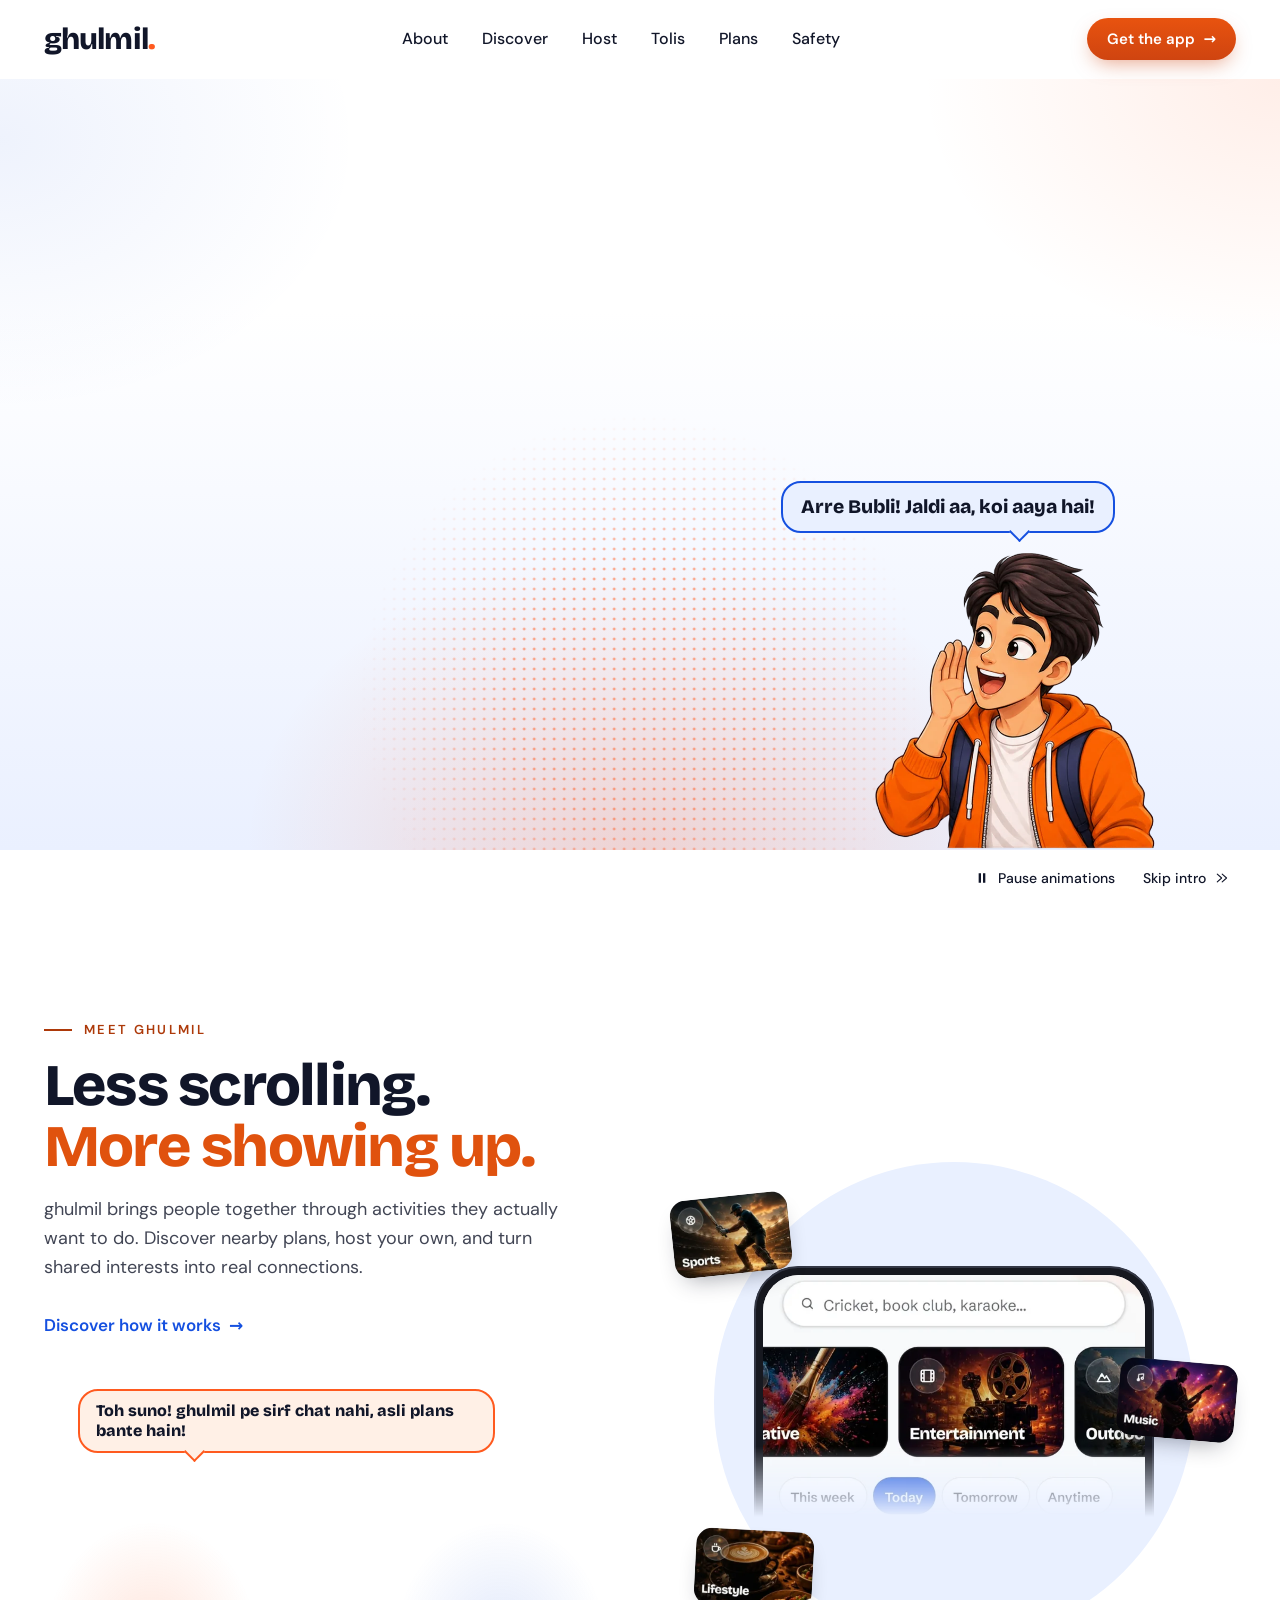
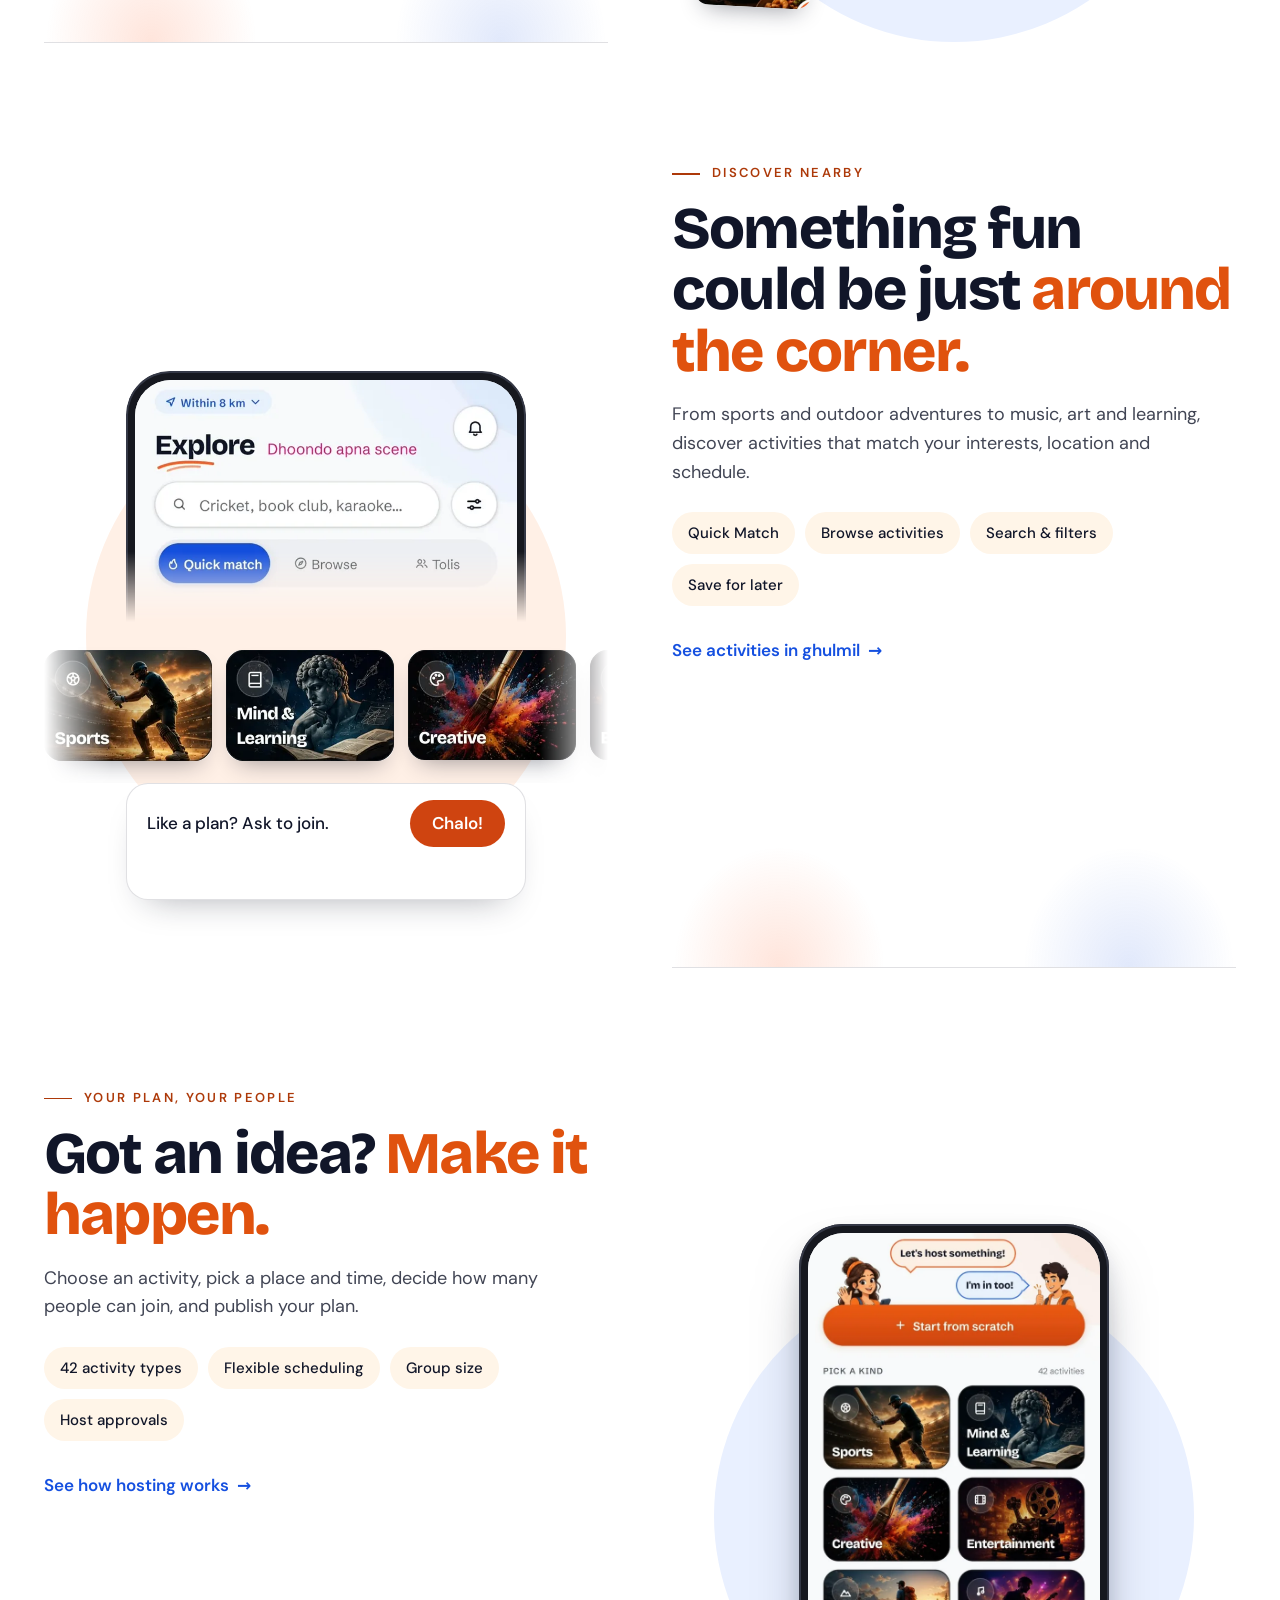
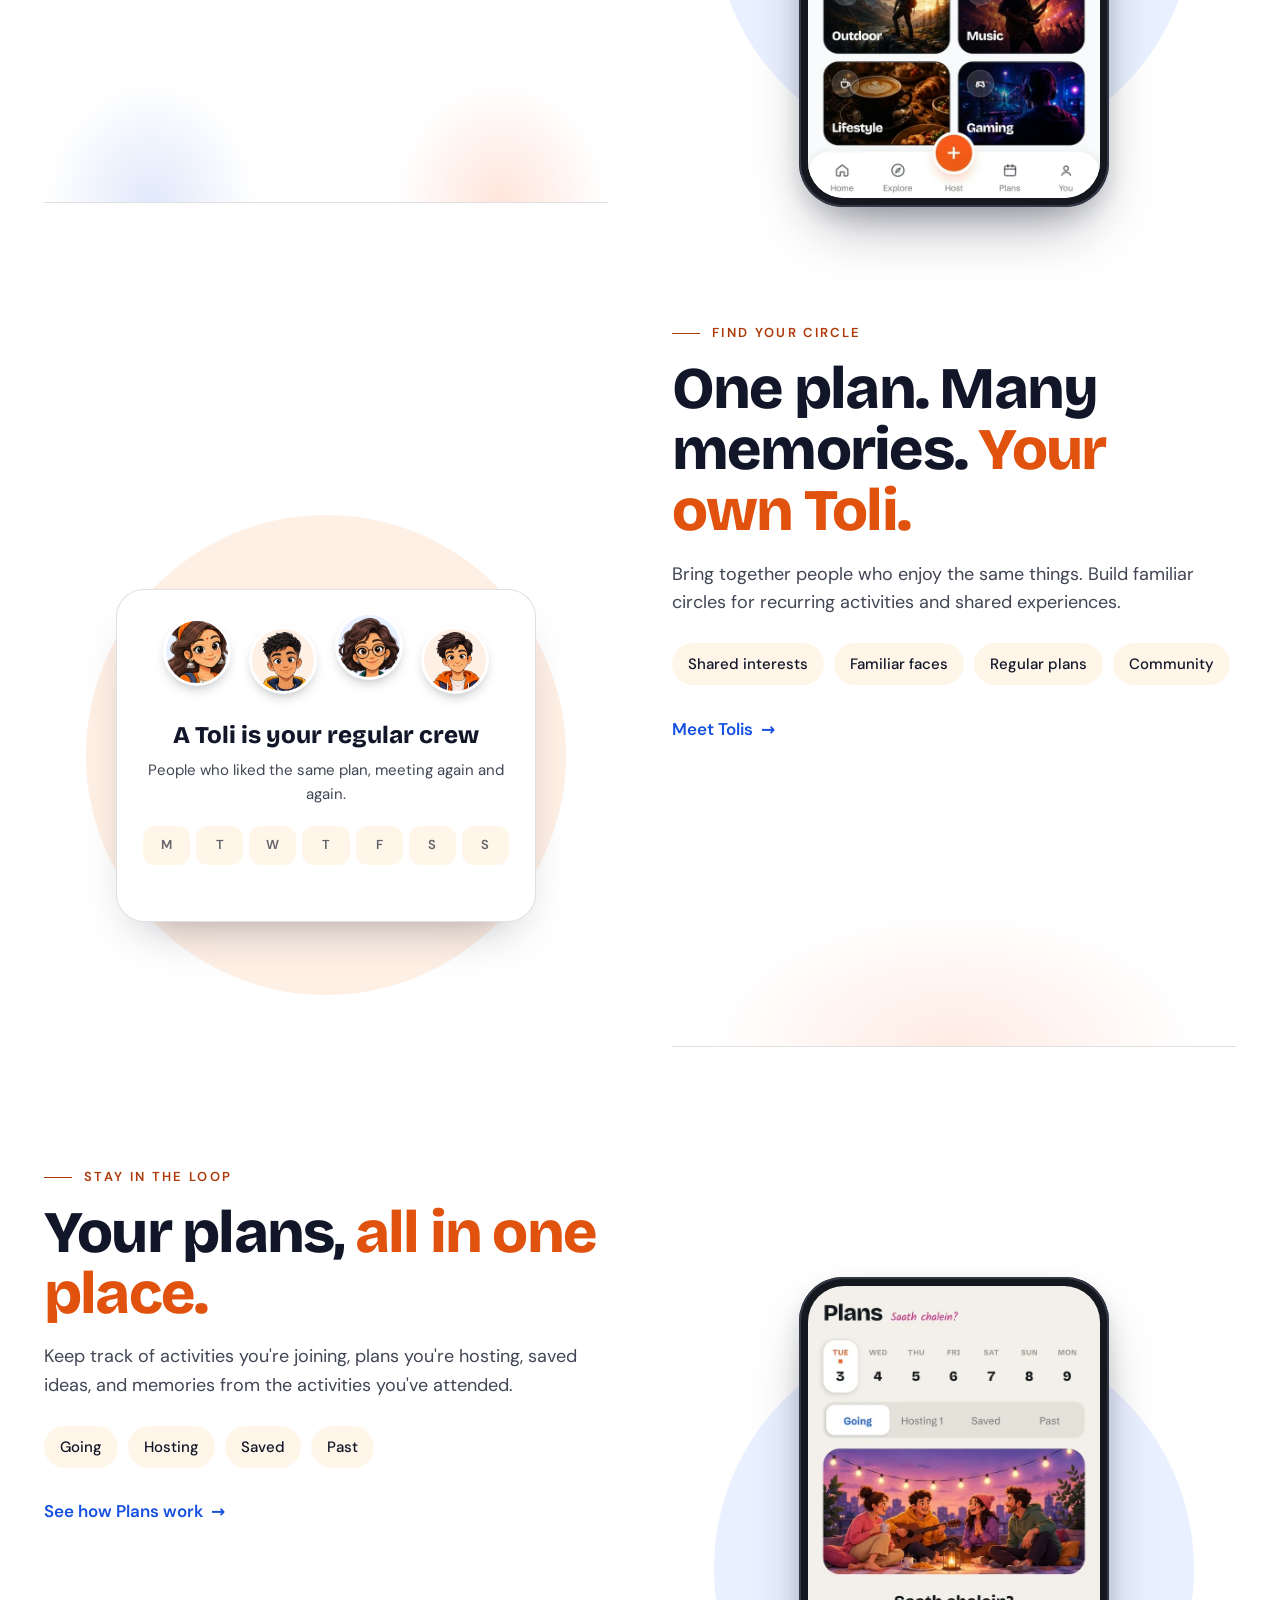
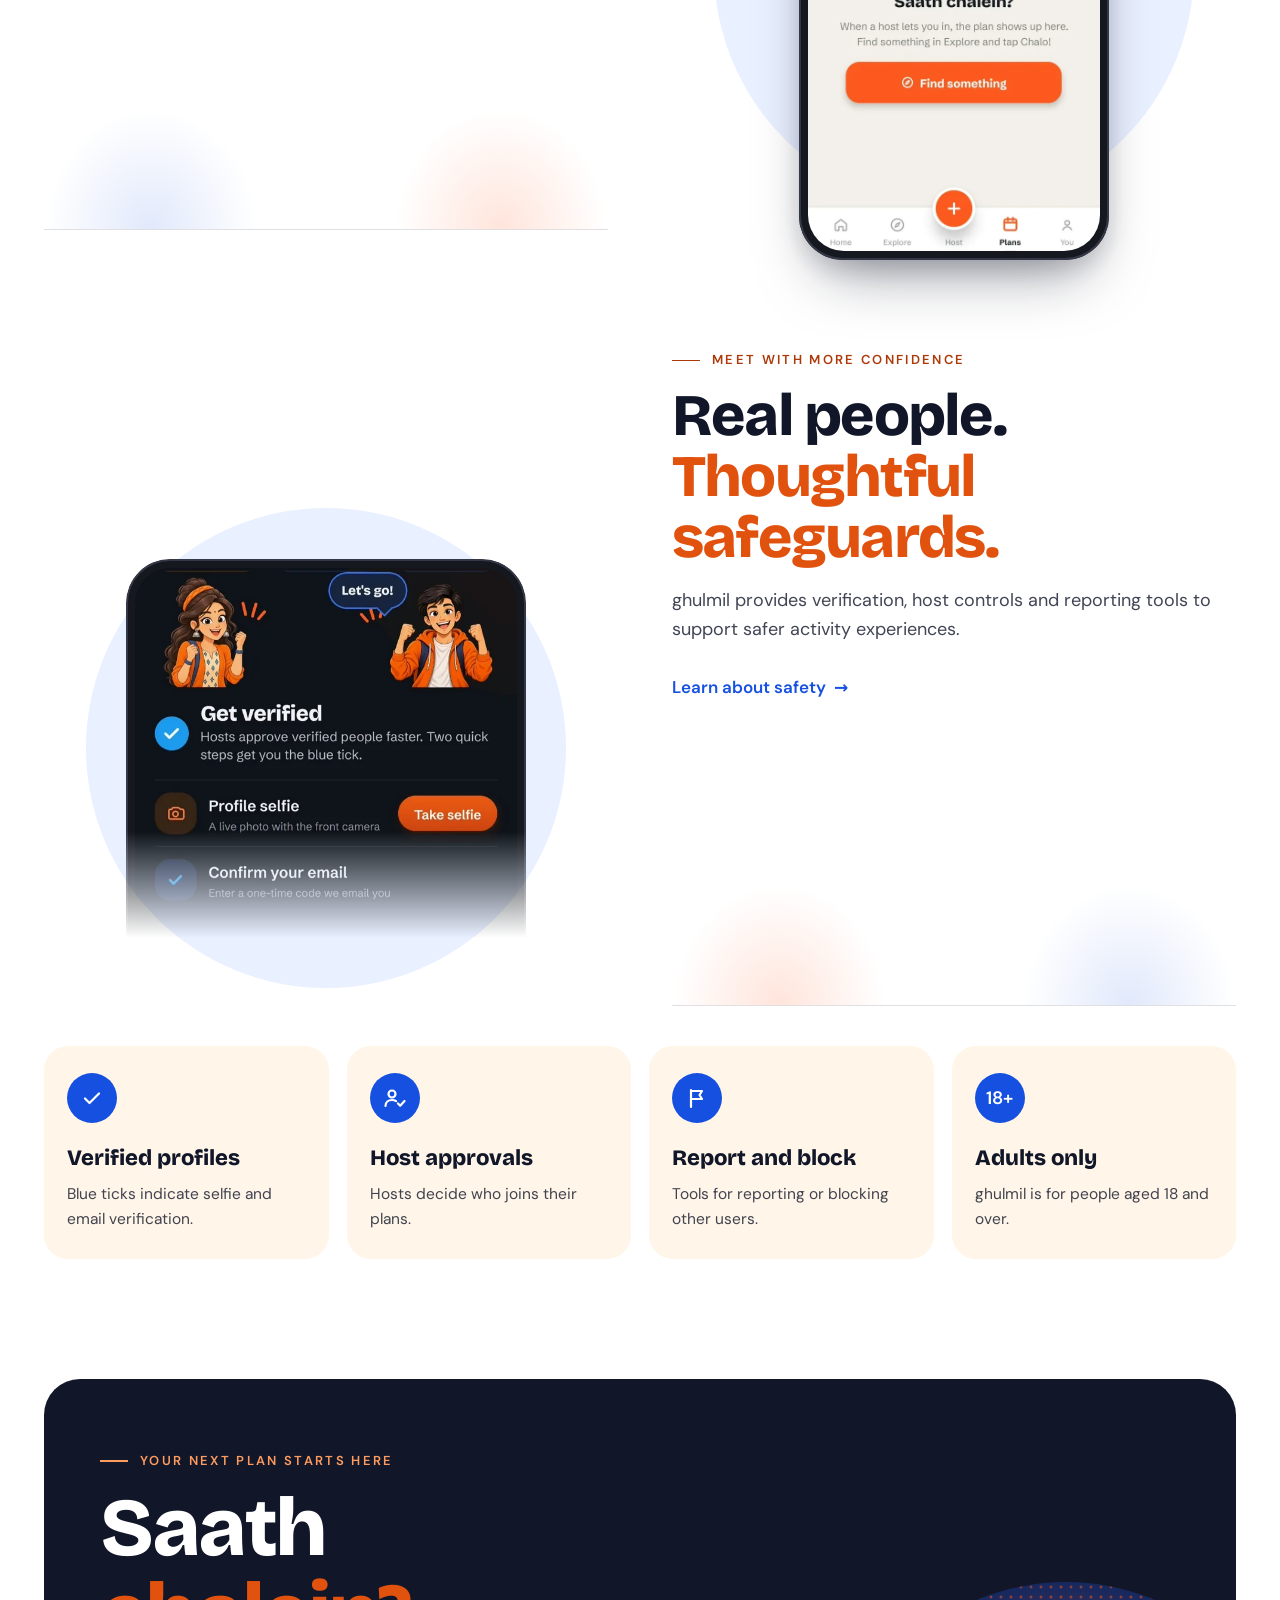
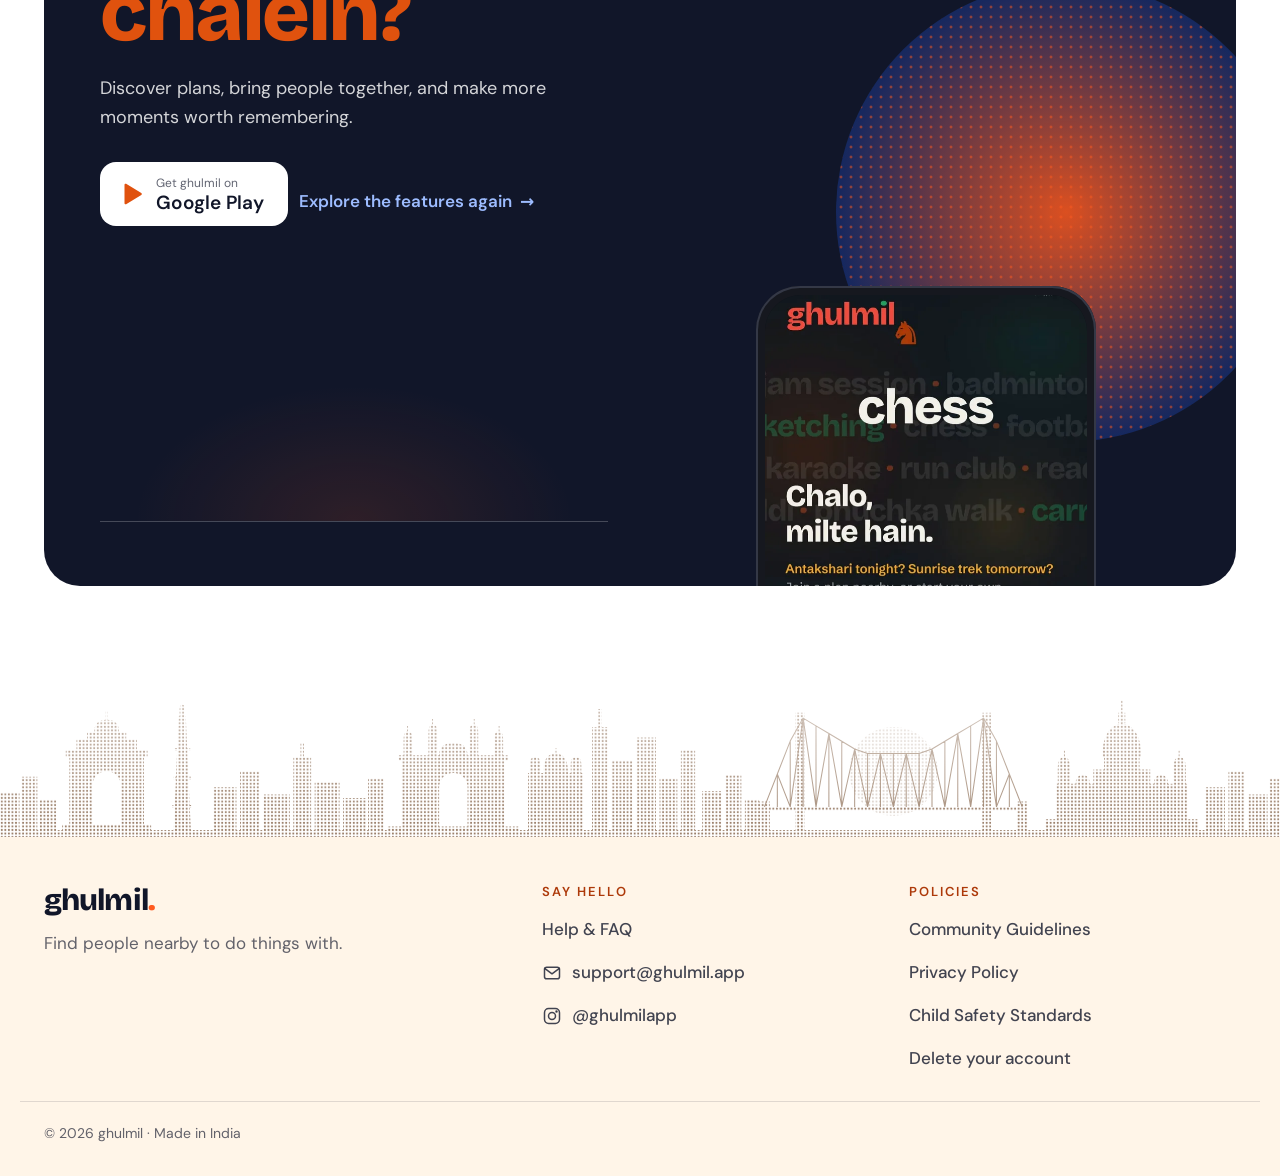
<file: index.html>
<!doctype html>
<html lang="en" class="no-js">
<head>
  <meta charset="utf-8">
  <meta name="viewport" content="width=device-width, initial-scale=1">
  <title>ghulmil – Find People Nearby to Play, Explore &amp; Connect</title>
  <meta name="description" content="ghulmil helps you discover activities near you and meet people who share your interests: cricket, football, badminton, board games, treks, jam sessions and more. Join a plan or host your own. Your people are nearby.">
  <meta name="keywords" content="ghulmil, ghulmil app, activities near me, find people to play football, cricket partners, badminton partners, board games near me, meet new people, local communities, things to do nearby">
  <meta name="author" content="ghulmil">
  <meta name="robots" content="index, follow, max-image-preview:large">
  <link rel="canonical" href="https://ghulmil.app/">
  <meta name="theme-color" content="#ffffff">

  <!-- Open Graph (WhatsApp, Instagram, Facebook, LinkedIn link previews) -->
  <meta property="og:type" content="website">
  <meta property="og:site_name" content="ghulmil">
  <meta property="og:locale" content="en_IN">
  <meta property="og:title" content="ghulmil – Your people are nearby">
  <meta property="og:description" content="Find people to play, explore and connect. Discover activities and communities near you, or host your own plan.">
  <meta property="og:url" content="https://ghulmil.app/">
  <meta property="og:image" content="https://ghulmil.app/screens/og.jpg">
  <meta property="og:image:width" content="1024">
  <meta property="og:image:height" content="500">
  <meta property="og:image:alt" content="ghulmil: find people nearby to do things with">

  <!-- X / Twitter -->
  <meta name="twitter:card" content="summary_large_image">
  <meta name="twitter:title" content="ghulmil – Your people are nearby">
  <meta name="twitter:description" content="Find people to play, explore and connect. Discover activities and communities near you.">
  <meta name="twitter:image" content="https://ghulmil.app/screens/og.jpg">

  <!-- Structured data: lets Google show the brand, logo, Instagram and the app correctly -->
  <script type="application/ld+json">
  {
    "@context": "https://schema.org",
    "@graph": [
      {
        "@type": "Organization",
        "@id": "https://ghulmil.app/#org",
        "name": "ghulmil",
        "url": "https://ghulmil.app/",
        "logo": "https://ghulmil.app/favicon.png",
        "email": "support@ghulmil.app",
        "sameAs": [
          "https://www.instagram.com/ghulmilapp/",
          "https://play.google.com/store/apps/details?id=com.ghulmil.app"
        ]
      },
      {
        "@type": "WebSite",
        "@id": "https://ghulmil.app/#website",
        "name": "ghulmil",
        "url": "https://ghulmil.app/",
        "publisher": { "@id": "https://ghulmil.app/#org" }
      },
      {
        "@type": "MobileApplication",
        "name": "ghulmil",
        "operatingSystem": "ANDROID",
        "applicationCategory": "SocialNetworkingApplication",
        "description": "Find people nearby to play, explore and connect. Join a plan or host your own.",
        "url": "https://ghulmil.app/",
        "installUrl": "https://play.google.com/store/apps/details?id=com.ghulmil.app",
        "offers": { "@type": "Offer", "price": "0", "priceCurrency": "INR" },
        "publisher": { "@id": "https://ghulmil.app/#org" }
      }
    ]
  }
  </script>
  <link rel="icon" href="favicon.png">
  <link rel="stylesheet" href="home.css">
  <link rel="preload" as="font" type="font/woff2" href="fonts/bricolage-800.woff2" crossorigin>
  <script>
    // "intro": first visit, so Bubli and Sahib come on before the headline (story.js runs it).
    // Skipped for returning visitors and for people who ask for reduced motion.
    (function () {
      var root = document.documentElement, seen = false;
      root.className = "js";
      try { seen = !!localStorage.getItem("ghulmil-intro"); } catch (e) {}
      if (seen || matchMedia("(prefers-reduced-motion: reduce)").matches) return;
      root.classList.add("intro");
      // Safety net: if story.js never arrives, show the page anyway.
      setTimeout(function () { if (!window.ghulmilStory) root.classList.remove("intro"); }, 4000);
    })();
  </script>
  <script src="story.js" defer></script>
</head>
<body>

<a class="skip" href="#main">Skip to content</a>

<header class="top">
  <div class="top-inner">
    <a class="wordmark" href="./" aria-label="ghulmil home">ghulmil<span aria-hidden="true">.</span></a>
    <nav aria-label="Main">
      <a href="#about">About</a>
      <a href="#discover">Discover</a>
      <a href="#host">Host</a>
      <a href="#tolis">Tolis</a>
      <a href="#plans">Plans</a>
      <a href="#safety">Safety</a>
    </nav>
    <a class="pill pill-sm to-store" href="#get-app">Get the app <span aria-hidden="true">→</span></a>
  </div>
</header>

<main id="main">

<!-- Scene 00: first impression. On a first visit the friends arrive and greet you, then the words rise in. -->
<section class="hero" aria-labelledby="hero-title">
  <div class="hero-copy">
    <h1 class="rise" id="hero-title">Your people are <em>closer</em> than you think.</h1>
    <p class="lede rise">Your next cricket match, chai walk, creative meetup or weekend adventure starts with people nearby.</p>
    <div class="hero-actions rise">
      <a class="pill" href="#get-app">Get the app</a>
      <a class="pill pill-ghost" href="#about" data-tour>Show me around</a>
    </div>
    <p class="hero-note rise">Real people. Real plans. <span lang="hi-Latn">Saath chalein?</span></p>
  </div>

  <div class="cast" id="cast">
    <div class="mascot" data-who="bubli"><div class="mascot-move"><img src="mascots/bubli-01-idle-open.webp" width="673" height="560" alt="Bubli, in an orange jacket with a headband and jhumka earrings, smiling" fetchpriority="high"></div></div>
    <div class="mascot" data-who="bumba"><div class="mascot-move"><img src="mascots/bumba-01-idle-open.webp" width="659" height="560" alt="Bumba, in a yellow hoodie, smiling"></div></div>
    <div class="mascot flip" data-who="dipa"><div class="mascot-move"><img src="mascots/dipa-01-idle-open.webp" width="613" height="560" alt="Dipa, with glasses and a green track jacket, smiling"></div></div>
    <div class="mascot flip" data-who="sahib"><div class="mascot-move"><img src="mascots/sahib-01-idle-open.webp" width="825" height="560" alt="Sahib, in an orange hoodie with a backpack, smiling" fetchpriority="high"></div></div>
    <!-- What they say. Filled in by story.js; the greeting is here so it reads without it. -->
    <p class="bubble" id="bubble" data-who="bubli" data-side="left" lang="hi-Latn">Heyyy! Welcome to ghulmil!</p>
  </div>
</section>
<div class="stage-ctl">
  <button class="text-btn motion-toggle" id="motion-toggle" type="button" aria-pressed="false">
    <svg class="solid" viewBox="0 0 24 24" aria-hidden="true"><path class="i-pause" d="M7 5h3.5v14H7zM13.5 5H17v14h-3.5z"/><path class="i-play" d="M8 5.5v13l10.5-6.5z"/></svg>
    Pause animations
  </button>
  <button class="text-btn" id="intro-skip" type="button">Skip intro
    <svg viewBox="0 0 24 24" aria-hidden="true"><path d="m5 5 8 7-8 7M14 5l8 7-8 7" transform="scale(.82) translate(1 2.6)"/></svg>
  </button>
  <button class="text-btn" id="intro-replay" type="button">
    <svg viewBox="0 0 24 24" aria-hidden="true"><path d="M4 12a8 8 0 1 0 2.6-5.9M4 4v4.5h4.5"/></svg>
    Replay intro
  </button>
</div>

<!--
  Scenes 01 to 07. Each has its words, a picture from the app, and a short exchange between Bubli and Sahib
  (ol.lines). story.js plays the lines one at a time in a speech bubble. On each line:
    data-b / data-s / data-f  the pose Bubli / Sahib / the other friends take (data-dipa, data-bumba: just that one)
        data-shot  which phone picture to show
    data-hl          which chips or cards to light up   data-fx    a one-off effect on the section
-->
<div class="content">

  <!-- Scene 01 -->
  <section class="scene" id="about" data-scene="What is ghulmil?" aria-labelledby="about-title">
    <div class="scene-copy reveal">
      <p class="eyebrow">Meet ghulmil</p>
      <h2 id="about-title">Less scrolling.<br><em>More showing up.</em></h2>
      <p class="sub">ghulmil brings people together through activities they actually want to do. Discover nearby plans, host your own, and turn shared interests into real connections.</p>
      <a class="link-cta" href="#discover">Discover how it works <span aria-hidden="true">→</span></a>
      <div class="duo" aria-hidden="true">
        <div class="mascot" data-who="bubli"><div class="mascot-move"><img src="mascots/bubli-01-idle-open.webp" width="673" height="560" alt="" loading="lazy"></div></div>
        <div class="mascot flip" data-who="sahib"><div class="mascot-move"><img src="mascots/sahib-01-idle-open.webp" width="825" height="560" alt="" loading="lazy"></div></div>
      </div>
      <ol class="lines" lang="hi-Latn">
        <li data-who="bubli" data-b="talk" data-s="idle" data-shot="0">Toh suno! ghulmil pe sirf chat nahi, asli plans bante hain!</li>
        <li data-who="sahib" data-b="idle" data-s="talkSide" data-shot="1">Matlab cricket, music, coffee... aur naye dost!</li>
        <li data-who="bubli" data-b="point" data-s="thumbs">Exactly! Chalo, main dikhati hoon!</li>
      </ol>
    </div>
    <div class="scene-visual reveal">
      <div class="device peek">
        <div class="device-screen">
          <img class="on" src="screens/home-top.webp" width="640" height="405" loading="lazy" alt="ghulmil's Home screen: a search bar, activity kinds such as Entertainment and Outdoor, and day filters">
          <img src="screens/explore-top.webp" width="640" height="405" loading="lazy" alt="ghulmil's Explore screen with Quick match, Browse and Tolis tabs">
        </div>
      </div>
      <img class="kind float float-a" src="screens/kind-sports.webp" width="320" height="210" loading="lazy" alt="">
      <img class="kind float float-b" src="screens/kind-music.webp" width="320" height="210" loading="lazy" alt="">
      <img class="kind float float-c" src="screens/kind-lifestyle.webp" width="320" height="210" loading="lazy" alt="">
    </div>
  </section>

  <!-- Scene 02 -->
  <section class="scene flip" id="discover" data-scene="Find activities" aria-labelledby="discover-title">
    <div class="scene-copy reveal">
      <p class="eyebrow">Discover nearby</p>
      <h2 id="discover-title">Something fun could be just <em>around the corner.</em></h2>
      <p class="sub">From sports and outdoor adventures to music, art and learning, discover activities that match your interests, location and schedule.</p>
      <ul class="chips">
        <li>Quick Match</li><li>Browse activities</li><li>Search &amp; filters</li><li>Save for later</li>
      </ul>
      <a class="link-cta to-store" href="#get-app">See activities in ghulmil <span aria-hidden="true">→</span></a>
      <div class="duo" aria-hidden="true">
        <div class="mascot" data-who="bubli"><div class="mascot-move"><img src="mascots/bubli-01-idle-open.webp" width="673" height="560" alt="" loading="lazy"></div></div>
        <div class="mascot flip" data-who="sahib"><div class="mascot-move"><img src="mascots/sahib-01-idle-open.webp" width="825" height="560" alt="" loading="lazy"></div></div>
      </div>
      <ol class="lines" lang="hi-Latn">
        <li data-who="bubli" data-b="point" data-s="idle" data-hl="0">Bored ho? Dekho, aas-paas kya kya ho raha hai!</li>
        <li data-who="sahib" data-b="idle" data-s="wow" data-hl="1">Cricket bhi? Guitar bhi?</li>
        <li data-who="bubli" data-b="talk" data-s="thumbs" data-hl="3" data-fx="chalo">Haan ji! Aur jo pasand aaye, usme Chalo!</li>
        <li data-who="bubli" data-b="down" data-s="curious">Aur agar apna kuch karne ka mann ho toh?</li>
      </ol>
    </div>
    <div class="scene-visual warm reveal">
      <div class="device peek">
        <div class="device-screen">
          <img class="on" src="screens/explore-top.webp" width="640" height="405" loading="lazy" alt="Explore in ghulmil: search by activity, or switch between Quick match, Browse and Tolis">
        </div>
      </div>
      <div class="kinds">
        <ul class="kinds-row" aria-label="Kinds of activity in the app">
          <li><img class="kind" src="screens/kind-sports.webp" width="320" height="210" loading="lazy" alt="Sports"></li>
          <li><img class="kind" src="screens/kind-mind.webp" width="320" height="210" loading="lazy" alt="Mind &amp; Learning"></li>
          <li><img class="kind" src="screens/kind-creative.webp" width="320" height="210" loading="lazy" alt="Creative"></li>
          <li><img class="kind" src="screens/kind-entertainment.webp" width="320" height="210" loading="lazy" alt="Entertainment"></li>
          <li><img class="kind" src="screens/kind-outdoor.webp" width="320" height="210" loading="lazy" alt="Outdoor"></li>
          <li><img class="kind" src="screens/kind-music.webp" width="320" height="210" loading="lazy" alt="Music"></li>
          <li><img class="kind" src="screens/kind-lifestyle.webp" width="320" height="210" loading="lazy" alt="Lifestyle"></li>
          <li><img class="kind" src="screens/kind-gaming.webp" width="320" height="210" loading="lazy" alt="Gaming"></li>
        </ul>
      </div>
      <p class="chalo">Like a plan? Ask to join. <span class="chalo-btn" lang="hi-Latn">Chalo!</span> <span class="chalo-ok">Request sent. The host decides who joins.</span></p>
    </div>
  </section>

  <!-- Scene 03 -->
  <section class="scene" id="host" data-scene="Host your own plan" aria-labelledby="host-title">
    <div class="scene-copy reveal">
      <p class="eyebrow">Your plan, your people</p>
      <h2 id="host-title">Got an idea? <em>Make it happen.</em></h2>
      <p class="sub">Choose an activity, pick a place and time, decide how many people can join, and publish your plan.</p>
      <ul class="chips">
        <li>42 activity types</li><li>Flexible scheduling</li><li>Group size</li><li>Host approvals</li>
      </ul>
      <a class="link-cta to-store" href="#get-app">See how hosting works <span aria-hidden="true">→</span></a>
      <div class="duo swap" aria-hidden="true">
        <div class="mascot flip" data-who="bubli"><div class="mascot-move"><img src="mascots/bubli-01-idle-open.webp" width="673" height="560" alt="" loading="lazy"></div></div>
        <div class="mascot" data-who="sahib"><div class="mascot-move"><img src="mascots/sahib-01-idle-open.webp" width="825" height="560" alt="" loading="lazy"></div></div>
      </div>
      <ol class="lines" lang="hi-Latn">
        <li data-who="bubli" data-b="talk" data-s="idle" data-shot="0" data-hl="0">Kuch mila nahi? Toh apna plan bana lo!</li>
        <li data-who="sahib" data-b="idle" data-s="curious" data-shot="1" data-hl="1">Main bhi join kar sakta hoon?</li>
        <li data-who="bubli" data-b="laugh" data-s="thumbs" data-shot="2" data-hl="2">Bilkul! Bas tum late mat hona!</li>
        <li data-who="bubli" data-b="talkSide" data-s="curious" data-shot="3" data-hl="3">Ek plan toh ho gaya... par baar-baar milna ho toh?</li>
      </ol>
    </div>
    <div class="scene-visual reveal">
      <div class="device">
        <div class="device-screen">
          <img class="on" src="screens/host-kinds.webp" width="640" height="1238" loading="lazy" alt="Host screen: start from scratch, or pick a kind such as Sports, Creative, Music or Outdoor. 42 activities.">
          <img src="screens/new-sports.webp" width="640" height="1229" loading="lazy" alt="New activity, step 1 of 4: Sports is chosen, then Cricket, with a field for the plan's name">
          <img src="screens/new-music.webp" width="640" height="1247" loading="lazy" alt="New activity with Music chosen: Listening, Instruments, Singing or Concerts">
          <img src="screens/new-entertainment.webp" width="640" height="1212" loading="lazy" alt="New activity with Entertainment chosen: Movies, TV and Series, Anime or Stand-up Comedy">
        </div>
      </div>
    </div>
  </section>

  <!-- Scene 04 -->
  <section class="scene flip" id="tolis" data-scene="Tolis" aria-labelledby="tolis-title">
    <div class="scene-copy reveal">
      <p class="eyebrow">Find your circle</p>
      <h2 id="tolis-title">One plan. Many memories. <em>Your own Toli.</em></h2>
      <p class="sub">Bring together people who enjoy the same things. Build familiar circles for recurring activities and shared experiences.</p>
      <ul class="chips">
        <li>Shared interests</li><li>Familiar faces</li><li>Regular plans</li><li>Community</li>
      </ul>
      <a class="link-cta to-store" href="#get-app">Meet Tolis <span aria-hidden="true">→</span></a>
      <div class="duo four" aria-hidden="true">
        <div class="mascot" data-who="bubli"><div class="mascot-move"><img src="mascots/bubli-01-idle-open.webp" width="673" height="560" alt="" loading="lazy"></div></div>
        <div class="mascot" data-who="bumba"><div class="mascot-move"><img src="mascots/bumba-01-idle-open.webp" width="659" height="560" alt="" loading="lazy"></div></div>
        <div class="mascot flip" data-who="dipa"><div class="mascot-move"><img src="mascots/dipa-01-idle-open.webp" width="613" height="560" alt="" loading="lazy"></div></div>
        <div class="mascot flip" data-who="sahib"><div class="mascot-move"><img src="mascots/sahib-01-idle-open.webp" width="825" height="560" alt="" loading="lazy"></div></div>
      </div>
      <ol class="lines" lang="hi-Latn">
        <li data-who="bubli" data-b="talkSide" data-s="idle" data-hl="0">Sahib, pata hai sabse achhi cheez kya hai?</li>
        <li data-who="sahib" data-b="idle" data-s="curious">Kya?</li>
        <li data-who="bubli" data-b="talk" data-s="wow" data-hl="1" data-fx="gather">Jab naye log apne ban jaate hain!</li>
        <li data-who="bumba" data-b="idle" data-s="idle" data-bumba="talkSide" data-hl="0">Jaise hum! Ek cricket match pe mile the.</li>
        <li data-who="dipa" data-b="laugh" data-s="idle" data-dipa="talkSide" data-hl="2">Aur ab har Sunday ka plan fix hai!</li>
        <li data-who="sahib" data-b="laugh" data-s="thumbs" data-f="wave" data-hl="3">That's your Toli!</li>
      </ol>
    </div>
    <div class="scene-visual warm reveal">
      <div class="toli">
        <ul class="people" aria-hidden="true"><li><img src="mascots/bubli-01-idle-open.webp" width="673" height="560" alt="" loading="lazy"></li><li><img src="mascots/bumba-01-idle-open.webp" width="659" height="560" alt="" loading="lazy"></li><li><img src="mascots/dipa-01-idle-open.webp" width="613" height="560" alt="" loading="lazy"></li><li><img src="mascots/sahib-01-idle-open.webp" width="825" height="560" alt="" loading="lazy"></li></ul>
        <h3>A Toli is your regular crew</h3>
        <p>People who liked the same plan, meeting again and again.</p>
        <ul class="week" aria-hidden="true"><li>M</li><li>T</li><li>W</li><li>T</li><li>F</li><li>S</li><li class="meet">S</li></ul>
        <p class="toli-note">Same people, a plan every week.</p>
      </div>
    </div>
  </section>

  <!-- Scene 05 -->
  <section class="scene" id="plans" data-scene="Plans and memories" aria-labelledby="plans-title">
    <div class="scene-copy reveal">
      <p class="eyebrow">Stay in the loop</p>
      <h2 id="plans-title">Your plans, <em>all in one place.</em></h2>
      <p class="sub">Keep track of activities you're joining, plans you're hosting, saved ideas, and memories from the activities you've attended.</p>
      <ul class="chips">
        <li>Going</li><li>Hosting</li><li>Saved</li><li>Past</li>
      </ul>
      <a class="link-cta to-store" href="#get-app">See how Plans work <span aria-hidden="true">→</span></a>
      <div class="duo swap" aria-hidden="true">
        <div class="mascot flip" data-who="bubli"><div class="mascot-move"><img src="mascots/bubli-01-idle-open.webp" width="673" height="560" alt="" loading="lazy"></div></div>
        <div class="mascot" data-who="sahib"><div class="mascot-move"><img src="mascots/sahib-01-idle-open.webp" width="825" height="560" alt="" loading="lazy"></div></div>
      </div>
      <ol class="lines" lang="hi-Latn">
        <li data-who="sahib" data-b="idle" data-s="phone" data-shot="0" data-hl="0,1">Bubli, kal wala plan yaad hai na?</li>
        <li data-who="bubli" data-b="talkSide" data-s="phone" data-shot="1" data-hl="2">Of course! ghulmil ke Plans mein saved hai!</li>
        <li data-who="sahib" data-b="laugh" data-s="phew" data-shot="2" data-hl="3">Good. Main almost bhool gaya tha!</li>
      </ol>
    </div>
    <div class="scene-visual reveal">
      <div class="device dark">
        <div class="device-screen">
          <img class="on" src="screens/plans.webp" width="640" height="1249" loading="lazy" alt="Plans screen with the week's dates and Going, Hosting, Saved and Past tabs">
          <img src="screens/plans-saved-dark.webp" width="640" height="1263" loading="lazy" alt="Plans, Saved tab: ideas for later, saved by you">
          <img src="screens/plans-past-dark.webp" width="640" height="1242" loading="lazy" alt="Plans, Past tab: Memories, the plans you've been to">
        </div>
      </div>
    </div>
  </section>

  <!-- Scene 06 -->
  <section class="scene flip" id="safety" data-scene="Safety" aria-labelledby="safety-title">
    <div class="scene-copy reveal">
      <p class="eyebrow">Meet with more confidence</p>
      <h2 id="safety-title">Real people. <em>Thoughtful safeguards.</em></h2>
      <p class="sub">ghulmil provides verification, host controls and reporting tools to support safer activity experiences.</p>
      <a class="link-cta" href="guidelines">Learn about safety <span aria-hidden="true">→</span></a>
      <div class="duo" aria-hidden="true">
        <div class="mascot" data-who="bubli"><div class="mascot-move"><img src="mascots/bubli-01-idle-open.webp" width="673" height="560" alt="" loading="lazy"></div></div>
        <div class="mascot flip" data-who="sahib"><div class="mascot-move"><img src="mascots/sahib-01-idle-open.webp" width="825" height="560" alt="" loading="lazy"></div></div>
      </div>
      <ol class="lines" lang="hi-Latn">
        <li data-who="bubli" data-b="serious" data-s="idle">Aur haan, safety bhi important hai!</li>
        <li data-who="sahib" data-b="serious" data-s="point" data-hl="0,1">Selfie aur email verification, host approvals...</li>
        <li data-who="bubli" data-b="talk" data-s="thumbs" data-hl="2,3">Aur report aur block ke options bhi!</li>
      </ol>
    </div>
    <div class="scene-visual reveal">
      <div class="device dark peek">
        <div class="device-screen" style="aspect-ratio: 640 / 620">
          <img class="on" src="screens/verified.webp" width="640" height="620" loading="lazy" alt="Get verified in ghulmil: a profile selfie and a confirmed email earn the blue tick">
        </div>
      </div>
    </div>
    <ul class="cards">
      <li class="reveal"><b aria-hidden="true"><svg viewBox="0 0 24 24"><path d="m5 12.5 4.5 4.5L19 7.5"/></svg></b><h3>Verified profiles</h3><p>Blue ticks indicate selfie and email verification.</p></li>
      <li class="reveal"><b aria-hidden="true"><svg viewBox="0 0 24 24"><circle cx="9" cy="8" r="3.5"/><path d="M2.5 20c0-3.6 2.9-6 6.5-6 1.6 0 3 .4 4.100 1.200M15 17.500l2.200 2.200L21.500 15"/></svg></b><h3>Host approvals</h3><p>Hosts decide who joins their plans.</p></li>
      <li class="reveal"><b aria-hidden="true"><svg viewBox="0 0 24 24"><path d="M6 21V4M6 5h11l-2.500 4L17 13H6"/></svg></b><h3>Report and block</h3><p>Tools for reporting or blocking other users.</p></li>
      <li class="reveal"><b aria-hidden="true">18+</b><h3>Adults only</h3><p>ghulmil is for people aged 18 and over.</p></li>
    </ul>
  </section>

  <!-- Scene 07 -->
  <section class="scene cta" id="get-app" data-scene="Saath chalein?" aria-labelledby="get-app-title">
    <div class="cta-sun" aria-hidden="true"></div>
    <div class="scene-copy reveal">
      <p class="eyebrow">Your next plan starts here</p>
      <h2 id="get-app-title" lang="hi-Latn">Saath <em>chalein?</em></h2>
      <p class="sub">Discover plans, bring people together, and make more moments worth remembering.</p>
      <a class="store" id="store-btn" aria-label="Get ghulmil on Google Play">
        <svg viewBox="0 0 24 24" aria-hidden="true"><path fill="currentColor" d="M6 3.5v17a1 1 0 0 0 1.5.86l14-8.5a1 1 0 0 0 0-1.720l-14-8.500A1 1 0 0 0 6 3.500Z"/></svg>
        <span><small id="store-label">Get ghulmil on</small><strong>Google Play</strong></span>
      </a>
      <a class="link-cta" href="#about" data-tour>Explore the features again <span aria-hidden="true">→</span></a>
      <div class="duo four" aria-hidden="true">
        <div class="mascot" data-who="bubli"><div class="mascot-move"><img src="mascots/bubli-01-idle-open.webp" width="673" height="560" alt="" loading="lazy"></div></div>
        <div class="mascot" data-who="bumba"><div class="mascot-move"><img src="mascots/bumba-01-idle-open.webp" width="659" height="560" alt="" loading="lazy"></div></div>
        <div class="mascot flip" data-who="dipa"><div class="mascot-move"><img src="mascots/dipa-01-idle-open.webp" width="613" height="560" alt="" loading="lazy"></div></div>
        <div class="mascot flip" data-who="sahib"><div class="mascot-move"><img src="mascots/sahib-01-idle-open.webp" width="825" height="560" alt="" loading="lazy"></div></div>
      </div>
      <ol class="lines" lang="hi-Latn">
        <li data-who="bubli" data-b="talk" data-s="idle">Toh, ready ho apni Toli dhoondhne ke liye?</li>
        <li data-who="bumba" data-b="idle" data-s="idle" data-bumba="talkSide">Main toh kab se ready hoon!</li>
        <li data-who="dipa" data-b="laugh" data-s="idle" data-dipa="talkSide">Chalo, der mat karo!</li>
        <li data-who="sahib" data-b="laugh" data-s="cheer" data-f="wave">Let's gooo!</li>
        <li data-who="both" data-b="cheer" data-s="cheer" data-f="cheer" data-fx="cheer">Saath chalein!</li>
      </ol>
    </div>
    <div class="scene-visual reveal">
      <div class="device dark peek">
        <div class="device-screen">
          <img class="on" src="screens/signin-dark.webp" width="640" height="717" loading="lazy" alt="ghulmil's sign-in screen: Chalo, milte hain. Join a plan nearby, or start your own.">
        </div>
      </div>
    </div>
  </section>

</div>
</main>

<!-- Guided tour controls. Shown by story.js after "Show me around". -->
<div class="tour" id="tour" role="region" aria-label="Guided tour" hidden>
  <span class="tour-where" id="tour-where" aria-live="polite"></span>
  <button type="button" id="tour-back">Back</button>
  <button type="button" id="tour-pause" aria-pressed="false">Pause</button>
  <button type="button" id="tour-next" class="main">Next</button>
  <button type="button" id="tour-skip" aria-label="Skip this section">Skip</button>
  <button type="button" id="tour-exit" aria-label="Exit tour">Exit</button>
</div>

<footer class="foot" id="contact">
  <svg class="skyline" viewBox="0 0 1440 170" preserveAspectRatio="xMidYMax slice" aria-hidden="true">
    <defs>
      <pattern id="dots" width="4" height="4" patternUnits="userSpaceOnUse"><circle cx="2" cy="2" r="1.15" fill="#93765f"/></pattern>
      <linearGradient id="fade" x1="0" y1="0" x2="0" y2="1"><stop offset="0" stop-color="#fff" stop-opacity=".4"/><stop offset="1" stop-color="#fff"/></linearGradient>
      <mask id="m"><rect width="1440" height="170" fill="url(#fade)"/></mask>
    </defs>
    <!-- Delhi: India Gate, Qutub Minar · Mumbai: Gateway of India, Taj · Kolkata: Howrah Bridge, Victoria Memorial -->
    <g mask="url(#m)">
      <circle cx="1005" cy="96" r="50" fill="url(#dots)" opacity=".35"/>
      <path fill="url(#dots)" d="M0 120h22v50h-22zM24 102h18v68h-18zM44 128h20v42h-20zM70 156h100v14h-100zM78 156V80h84v76h-26v-44a16 16 0 0 0-32 0v44zM74 72h92v8h-92zM86 60h68v12h-68zM98 52h44v8h-44zM106 52Q106 38 120 38Q134 38 134 52zM119 28h2v10h-2zM195 170L201 34h8L215 170zM196 70h18v3h-18zM195 102h20v3h-20zM194 134h22v3h-22zM202 26h6v8h-6zM202 26Q202 21 205 21Q208 21 208 26zM240 114h26v56h-26zM270 96h22v74h-22zM296 122h30v48h-30zM330 80h20v90h-20zM354 108h28v62h-28zM386 126h26v44h-26zM414 104h18v66h-18zM338 64h4v16h-4zM436 158h148v12h-148zM452 158V84h116v74h-42v-44a16 16 0 0 0-32 0v44zM448 78h124v6h-124zM454 60h10v18h-10zM454 60Q454 51 459 51Q464 51 464 60zM458 45h2v6h-2zM482 52h10v26h-10zM482 52Q482 43 487 43Q492 43 492 52zM486 37h2v6h-2zM528 52h10v26h-10zM528 52Q528 43 533 43Q538 43 538 52zM532 37h2v6h-2zM556 60h10v18h-10zM556 60Q556 51 561 51Q566 51 566 60zM560 45h2v6h-2zM494 78Q494 64 510 64Q526 64 526 78zM594 98h62v72h-62zM611 98Q611 76 625 76Q639 76 639 98zM624 70h2v8h-2zM596 88h12v10h-12zM596 88Q596 80 602 80Q608 80 608 88zM642 88h12v10h-12zM642 88Q642 80 648 80Q654 80 654 88zM666 46h18v124h-18zM688 84h24v86h-24zM716 58h22v112h-22zM742 104h20v66h-20zM766 72h16v98h-16zM673 26h4v20h-4zM790 118h22v52h-22zM816 100h18v70h-18zM838 128h16v42h-16zM895 30h10v140h-10zM1105 30h10v140h-10zM854 130h12v40h-12zM1144 130h12v40h-12zM860 136h290v4h-290zM1176 150h172v20h-172zM1188 110h148v40h-148zM1230 94h64v16h-64zM1242 80h40v14h-40zM1240 80Q1240 46 1262 42Q1284 46 1284 80zM1258 30h8v12h-8zM1261 16h2v14h-2zM1190 92h14v18h-14zM1190 92Q1190 80 1197 80Q1204 80 1204 92zM1196 72h2v8h-2zM1320 92h14v18h-14zM1320 92Q1320 80 1327 80Q1334 80 1334 92zM1326 72h2v8h-2zM1210 110Q1210 100 1218 100Q1226 100 1226 110zM1298 110Q1298 100 1306 100Q1314 100 1314 110zM1356 114h22v56h-22zM1382 96h18v74h-18zM1404 122h22v48h-22zM1428 104h12v66h-12zM0 162h1440v8h-1440z"/>
      <path fill="none" stroke="#93765f" stroke-width="1.15" stroke-linejoin="round" opacity=".85" d="M860.0 136.0L874.5 99.0L889.0 62.0L903.5 36.1L918.0 44.8L932.5 53.5L947.0 62.2L961.5 70.9L976.0 76.0L990.5 76.0L1005.0 76.0L1019.5 76.0L1034.0 76.0L1048.5 70.9L1063.0 62.2L1077.5 53.5L1092.0 44.8L1106.5 36.1L1121.0 62.0L1135.5 99.0L1150.0 136.0M860 136V136.0M860 136L874.5 99.0M874.5 136V99.0M874.5 99.0L889 136M889 136V62.0M889 136L903.5 36.1M903.5 136V36.1M903.5 36.1L918 136M918 136V44.8M918 136L932.5 53.5M932.5 136V53.5M932.5 53.5L947 136M947 136V62.2M947 136L961.5 70.9M961.5 136V70.9M961.5 70.9L976 136M976 136V76.0M976 136L990.5 76.0M990.5 136V76.0M990.5 76.0L1005 136M1005 136V76.0M1005 136L1019.5 76.0M1019.5 136V76.0M1019.5 76.0L1034 136M1034 136V76.0M1034 136L1048.5 70.9M1048.5 136V70.9M1048.5 70.9L1063 136M1063 136V62.2M1063 136L1077.5 53.5M1077.5 136V53.5M1077.5 53.5L1092 136M1092 136V44.8M1092 136L1106.5 36.1M1106.5 136V36.1M1106.5 36.1L1121 136M1121 136V62.0M1121 136L1135.5 99.0M1135.5 136V99.0M1135.5 99.0L1150 136M1150 136V136.0"/>
    </g>
  </svg>
  <div class="foot-inner">
    <div class="foot-brand">
      <a class="wordmark" href="./" aria-label="ghulmil home">ghulmil<span aria-hidden="true">.</span></a>
      <p>Find people nearby to do things with.</p>
    </div>
    <div class="foot-col">
      <h2>Say hello</h2>
      <a href="help">Help &amp; FAQ</a>
      <a class="ico-link" href="mailto:support@ghulmil.app"><svg viewBox="0 0 24 24" aria-hidden="true"><rect x="3" y="5" width="18" height="14" rx="2.5"/><path d="m4 7 8 6 8-6"/></svg>support@ghulmil.app</a>
      <a class="ico-link" href="https://www.instagram.com/ghulmilapp/" rel="me noopener" target="_blank" aria-label="ghulmil on Instagram, @ghulmilapp"><svg viewBox="0 0 24 24" aria-hidden="true"><rect x="3" y="3" width="18" height="18" rx="5"/><circle cx="12" cy="12" r="4.2"/><circle cx="17.4" cy="6.6" r="0.6" fill="currentColor"/></svg>@ghulmilapp</a>
    </div>
    <div class="foot-col">
      <h2>Policies</h2>
      <a href="guidelines">Community Guidelines</a>
      <a href="privacy">Privacy Policy</a>
      <a href="child-safety">Child Safety Standards</a>
      <a href="delete-account">Delete your account</a>
    </div>
  </div>
  <p class="copy">© 2026 ghulmil · Made in India</p>
</footer>

<script>
  // Play Store listing. The store button and every ".to-store" link point here.
  // (1.0.6 is live in production on Google Play.)
  const PLAY_STORE_URL = "https://play.google.com/store/apps/details?id=com.ghulmil.app";
  if (PLAY_STORE_URL) {
    document.getElementById("store-btn").href = PLAY_STORE_URL;
    document.querySelectorAll("a.to-store").forEach((a) => { a.href = PLAY_STORE_URL; });
  } else {
    document.getElementById("store-label").textContent = "Coming soon to";
  }

  // Pause button for the looping animations (the pair's sway and blinks, the drifting tiles). Remembered between visits.
  const toggle = document.getElementById("motion-toggle");
  const setPaused = (paused) => {
    document.documentElement.classList.toggle("paused", paused);
    toggle.setAttribute("aria-pressed", String(paused));
    try { localStorage.setItem("ghulmil-paused", paused ? "1" : ""); } catch (e) {}
  };
  toggle.addEventListener("click", () => setPaused(toggle.getAttribute("aria-pressed") !== "true"));
  try { if (localStorage.getItem("ghulmil-paused")) setPaused(true); } catch (e) {}

  // Blocks fade up as they scroll into view.
  const io = new IntersectionObserver((entries) => entries.forEach((entry) => {
    if (entry.isIntersecting) { entry.target.classList.add("in"); io.unobserve(entry.target); }
  }), { threshold: 0.12 });
  document.querySelectorAll(".reveal").forEach((el) => io.observe(el));

  // Header gets a hairline once you scroll.
  const bar = document.querySelector(".top");
  let ticking = false;
  const onScroll = () => { ticking = false; bar.classList.toggle("stuck", scrollY > 8); };
  addEventListener("scroll", () => {
    if (!ticking) { ticking = true; requestAnimationFrame(onScroll); }
  }, { passive: true });
  onScroll();
</script>
<!-- Cloudflare Web Analytics --><script type='module' src='https://static.cloudflareinsights.com/beacon.min.js' data-cf-beacon='{"token": "36fcd78078244037b02cb5e4399aec77"}'></script><!-- End Cloudflare Web Analytics -->
<script src="analytics.js" defer></script>
</body>
</html>
</file>
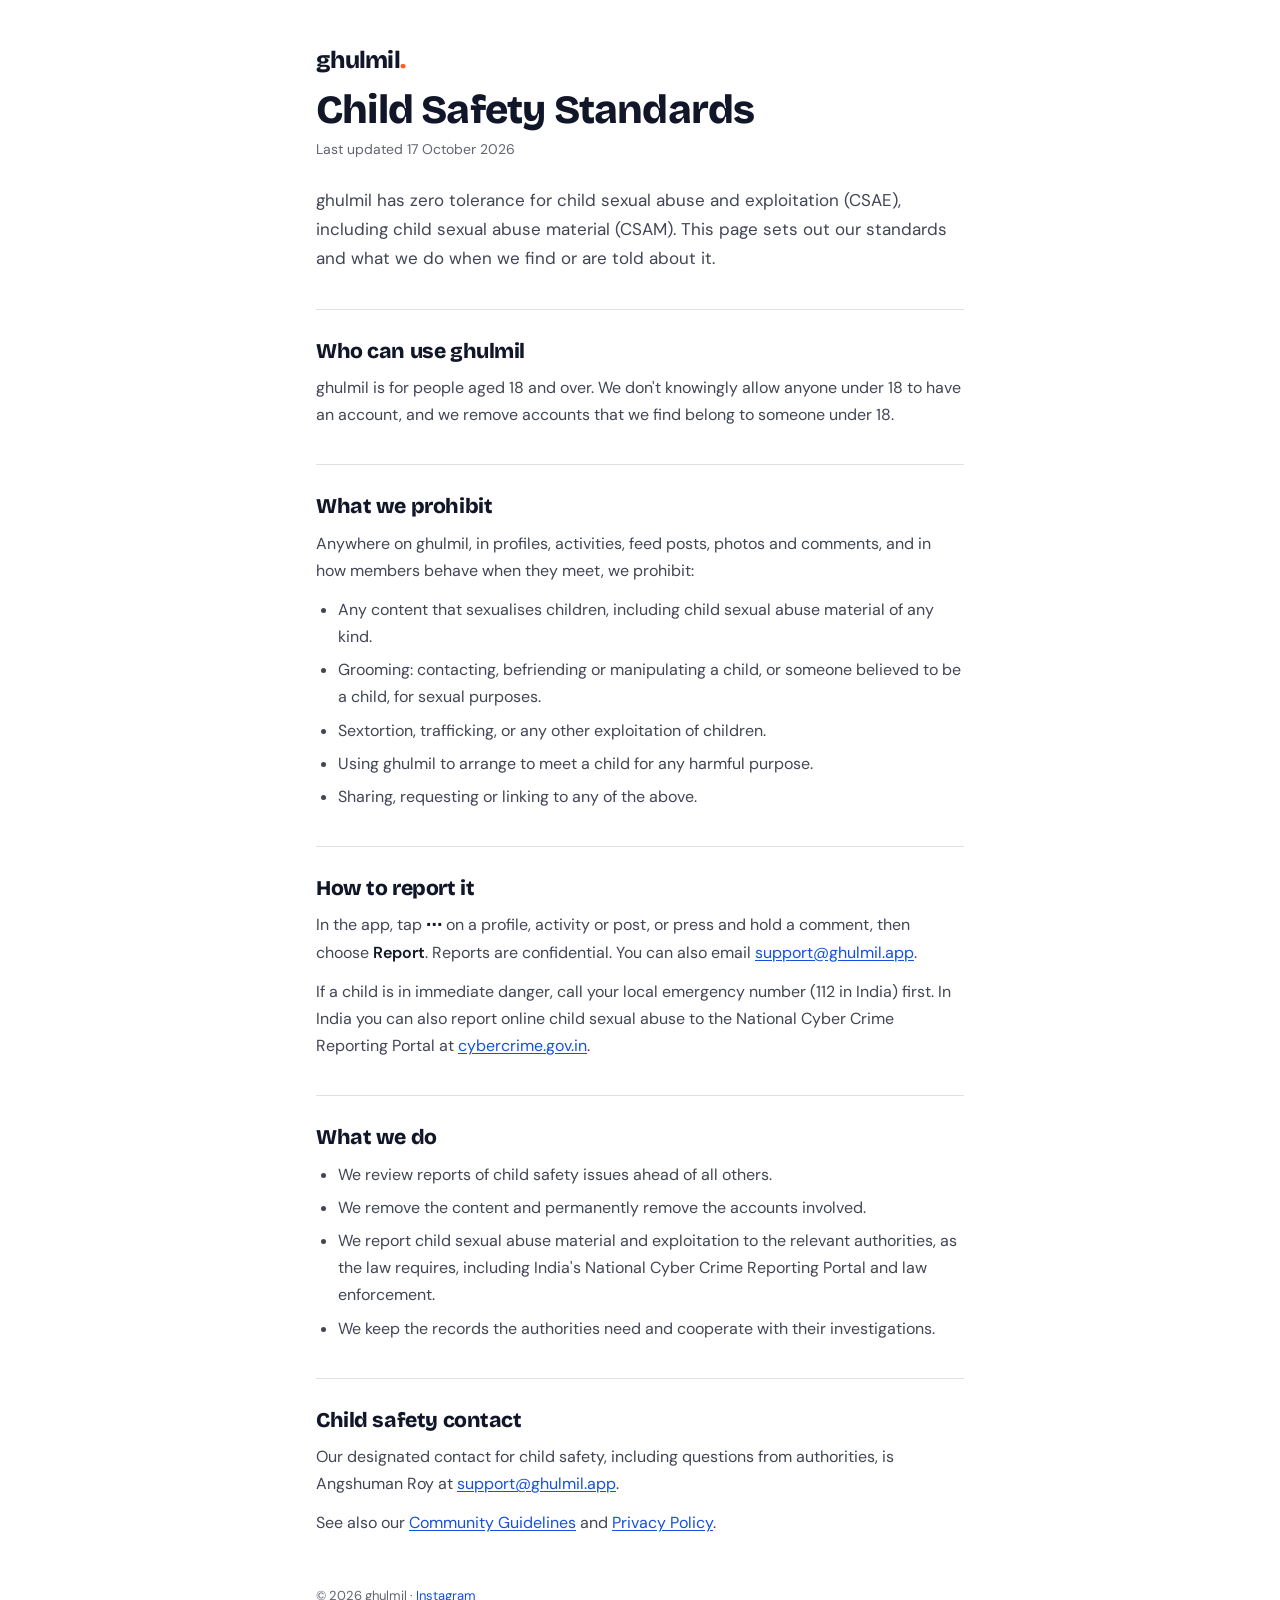
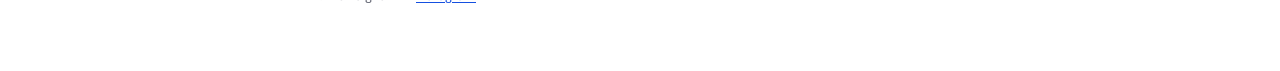
<file: child-safety.html>
<!doctype html>
<html lang="en">
<head>
  <meta charset="utf-8">
  <meta name="viewport" content="width=device-width, initial-scale=1">
  <title>Child Safety Standards · ghulmil</title>
  <meta name="description" content="ghulmil's standards against child sexual abuse and exploitation.">
  <meta name="robots" content="index, follow">
  <link rel="canonical" href="https://ghulmil.app/child-safety">
  <meta property="og:type" content="article">
  <meta property="og:site_name" content="ghulmil">
  <meta property="og:title" content="Child Safety Standards · ghulmil">
  <meta property="og:description" content="ghulmil's standards against child sexual abuse and exploitation.">
  <meta property="og:url" content="https://ghulmil.app/child-safety">
  <meta property="og:image" content="https://ghulmil.app/screens/og.jpg">
  <meta name="twitter:card" content="summary_large_image">
  <link rel="icon" href="favicon.png">
  <link rel="stylesheet" href="style.css">
</head>
<body>
<main>
  <a class="brand" href="./">ghulmil</a>
  <h1>Child Safety Standards</h1>
  <p class="updated">Last updated 17 October 2026</p>

  <p class="intro">
    ghulmil has zero tolerance for child sexual abuse and exploitation (CSAE), including child sexual abuse material
    (CSAM). This page sets out our standards and what we do when we find or are told about it.
  </p>

  <section>
    <h2>Who can use ghulmil</h2>
    <p>ghulmil is for people aged 18 and over. We don't knowingly allow anyone under 18 to have an account, and we
      remove accounts that we find belong to someone under 18.</p>
  </section>

  <section>
    <h2>What we prohibit</h2>
    <p>Anywhere on ghulmil, in profiles, activities, feed posts, photos and comments, and in how members behave when
      they meet, we prohibit:</p>
    <ul>
      <li>Any content that sexualises children, including child sexual abuse material of any kind.</li>
      <li>Grooming: contacting, befriending or manipulating a child, or someone believed to be a child, for sexual
        purposes.</li>
      <li>Sextortion, trafficking, or any other exploitation of children.</li>
      <li>Using ghulmil to arrange to meet a child for any harmful purpose.</li>
      <li>Sharing, requesting or linking to any of the above.</li>
    </ul>
  </section>

  <section>
    <h2>How to report it</h2>
    <p>In the app, tap <strong>⋯</strong> on a profile, activity or post, or press and hold a comment, then choose
      <strong>Report</strong>. Reports are confidential. You can also email
      <a href="mailto:support@ghulmil.app">support@ghulmil.app</a>.</p>
    <p>If a child is in immediate danger, call your local emergency number (112 in India) first. In India you can also
      report online child sexual abuse to the National Cyber Crime Reporting Portal at
      <a href="https://cybercrime.gov.in">cybercrime.gov.in</a>.</p>
  </section>

  <section>
    <h2>What we do</h2>
    <ul>
      <li>We review reports of child safety issues ahead of all others.</li>
      <li>We remove the content and permanently remove the accounts involved.</li>
      <li>We report child sexual abuse material and exploitation to the relevant authorities, as the law requires,
        including India's National Cyber Crime Reporting Portal and law enforcement.</li>
      <li>We keep the records the authorities need and cooperate with their investigations.</li>
    </ul>
  </section>

  <section>
    <h2>Child safety contact</h2>
    <p>Our designated contact for child safety, including questions from authorities, is Angshuman Roy at
      <a href="mailto:support@ghulmil.app">support@ghulmil.app</a>.</p>
    <p>See also our <a href="guidelines">Community Guidelines</a> and <a href="privacy">Privacy Policy</a>.</p>
  </section>

  <footer>© 2026 ghulmil · <a href="https://www.instagram.com/ghulmilapp/" rel="me noopener" target="_blank">Instagram</a></footer>
</main>
<!-- Cloudflare Web Analytics --><script type='module' src='https://static.cloudflareinsights.com/beacon.min.js' data-cf-beacon='{"token": "36fcd78078244037b02cb5e4399aec77"}'></script><!-- End Cloudflare Web Analytics -->
<script src="analytics.js" defer></script>
</body>
</html>
</file>
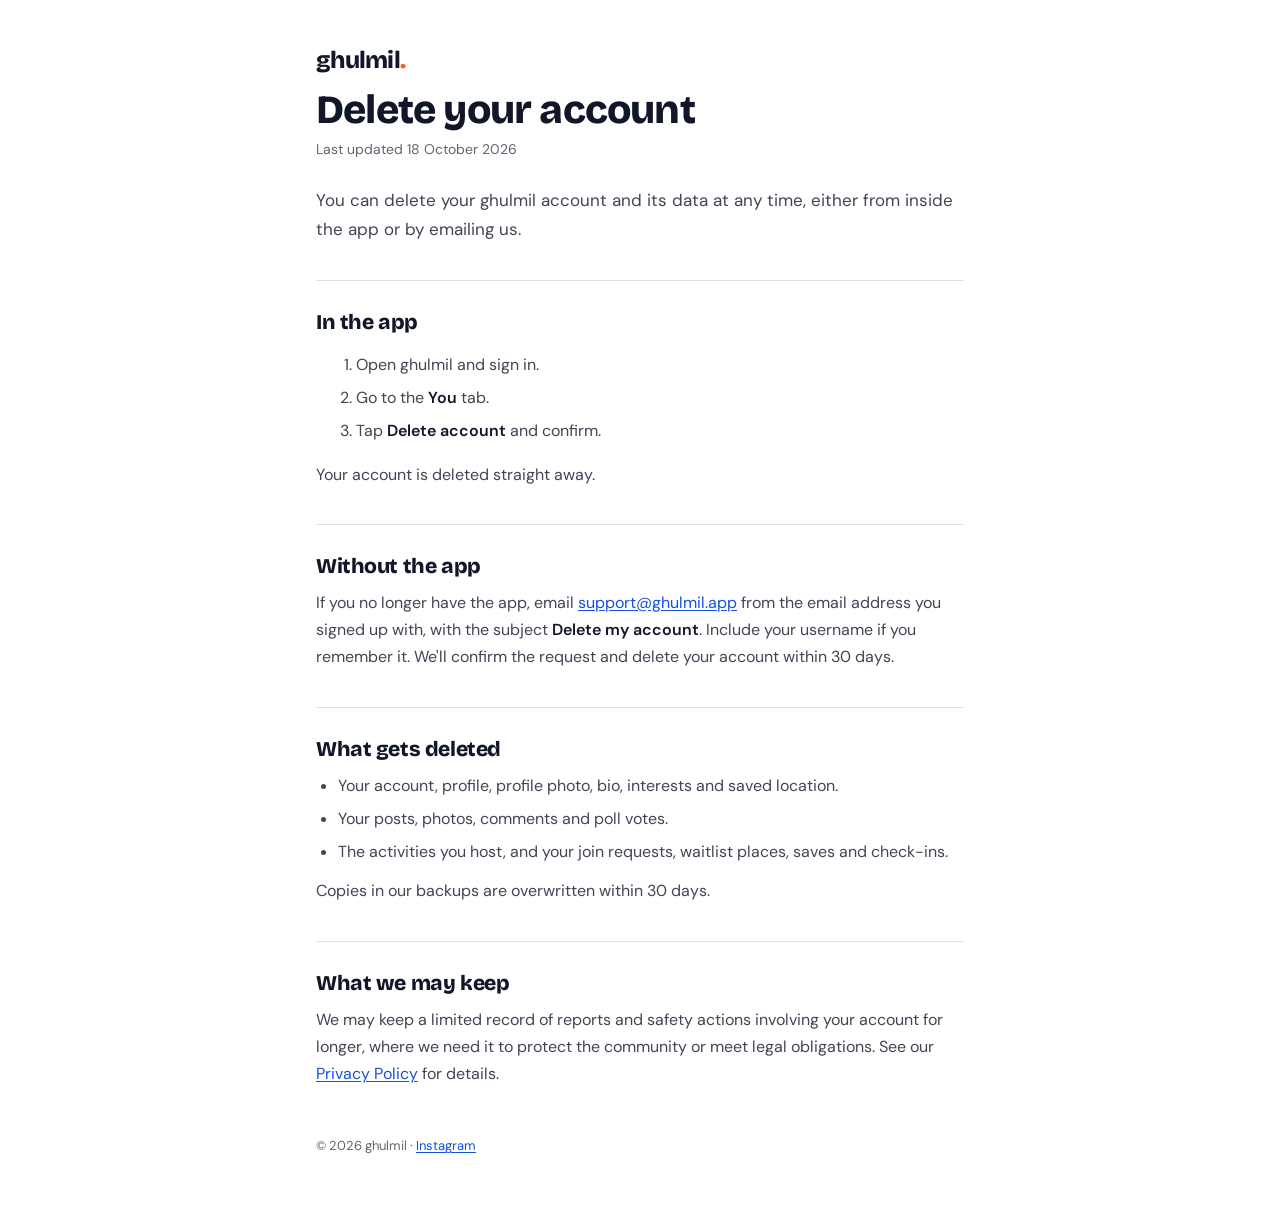
<file: delete-account.html>
<!doctype html>
<html lang="en">
<head>
  <meta charset="utf-8">
  <meta name="viewport" content="width=device-width, initial-scale=1">
  <title>Delete Your Account · ghulmil</title>
  <meta name="description" content="How to delete your ghulmil account and data.">
  <meta name="robots" content="index, follow">
  <link rel="canonical" href="https://ghulmil.app/delete-account">
  <meta property="og:type" content="article">
  <meta property="og:site_name" content="ghulmil">
  <meta property="og:title" content="Delete Your Account · ghulmil">
  <meta property="og:description" content="How to delete your ghulmil account and data.">
  <meta property="og:url" content="https://ghulmil.app/delete-account">
  <meta property="og:image" content="https://ghulmil.app/screens/og.jpg">
  <meta name="twitter:card" content="summary_large_image">
  <link rel="icon" href="favicon.png">
  <link rel="stylesheet" href="style.css">
</head>
<body>

<main>
  <a class="brand" href="./">ghulmil</a>
  <h1>Delete your account</h1>
  <p class="updated">Last updated 18 October 2026</p>

  <p class="intro">
    You can delete your ghulmil account and its data at any time, either from inside the app or by emailing us.
  </p>

  <section>
    <h2>In the app</h2>
    <ol>
      <li>Open ghulmil and sign in.</li>
      <li>Go to the <strong>You</strong> tab.</li>
      <li>Tap <strong>Delete account</strong> and confirm.</li>
    </ol>
    <p>Your account is deleted straight away.</p>
  </section>

  <section>
    <h2>Without the app</h2>
    <p>If you no longer have the app, email <a href="mailto:support@ghulmil.app?subject=Delete%20my%20account">support@ghulmil.app</a>
      from the email address you signed up with, with the subject <strong>Delete my account</strong>. Include your
      username if you remember it. We'll confirm the request and delete your account within 30 days.</p>
  </section>

  <section>
    <h2>What gets deleted</h2>
    <ul>
      <li>Your account, profile, profile photo, bio, interests and saved location.</li>
      <li>Your posts, photos, comments and poll votes.</li>
      <li>The activities you host, and your join requests, waitlist places, saves and check-ins.</li>
    </ul>
    <p>Copies in our backups are overwritten within 30 days.</p>
  </section>

  <section>
    <h2>What we may keep</h2>
    <p>We may keep a limited record of reports and safety actions involving your account for longer, where we need it
      to protect the community or meet legal obligations. See our <a href="privacy">Privacy Policy</a> for details.</p>
  </section>

  <footer>© 2026 ghulmil · <a href="https://www.instagram.com/ghulmilapp/" rel="me noopener" target="_blank">Instagram</a></footer>
</main>
<!-- Cloudflare Web Analytics --><script type='module' src='https://static.cloudflareinsights.com/beacon.min.js' data-cf-beacon='{"token": "36fcd78078244037b02cb5e4399aec77"}'></script><!-- End Cloudflare Web Analytics -->
<script src="analytics.js" defer></script>
</body>
</html>
</file>
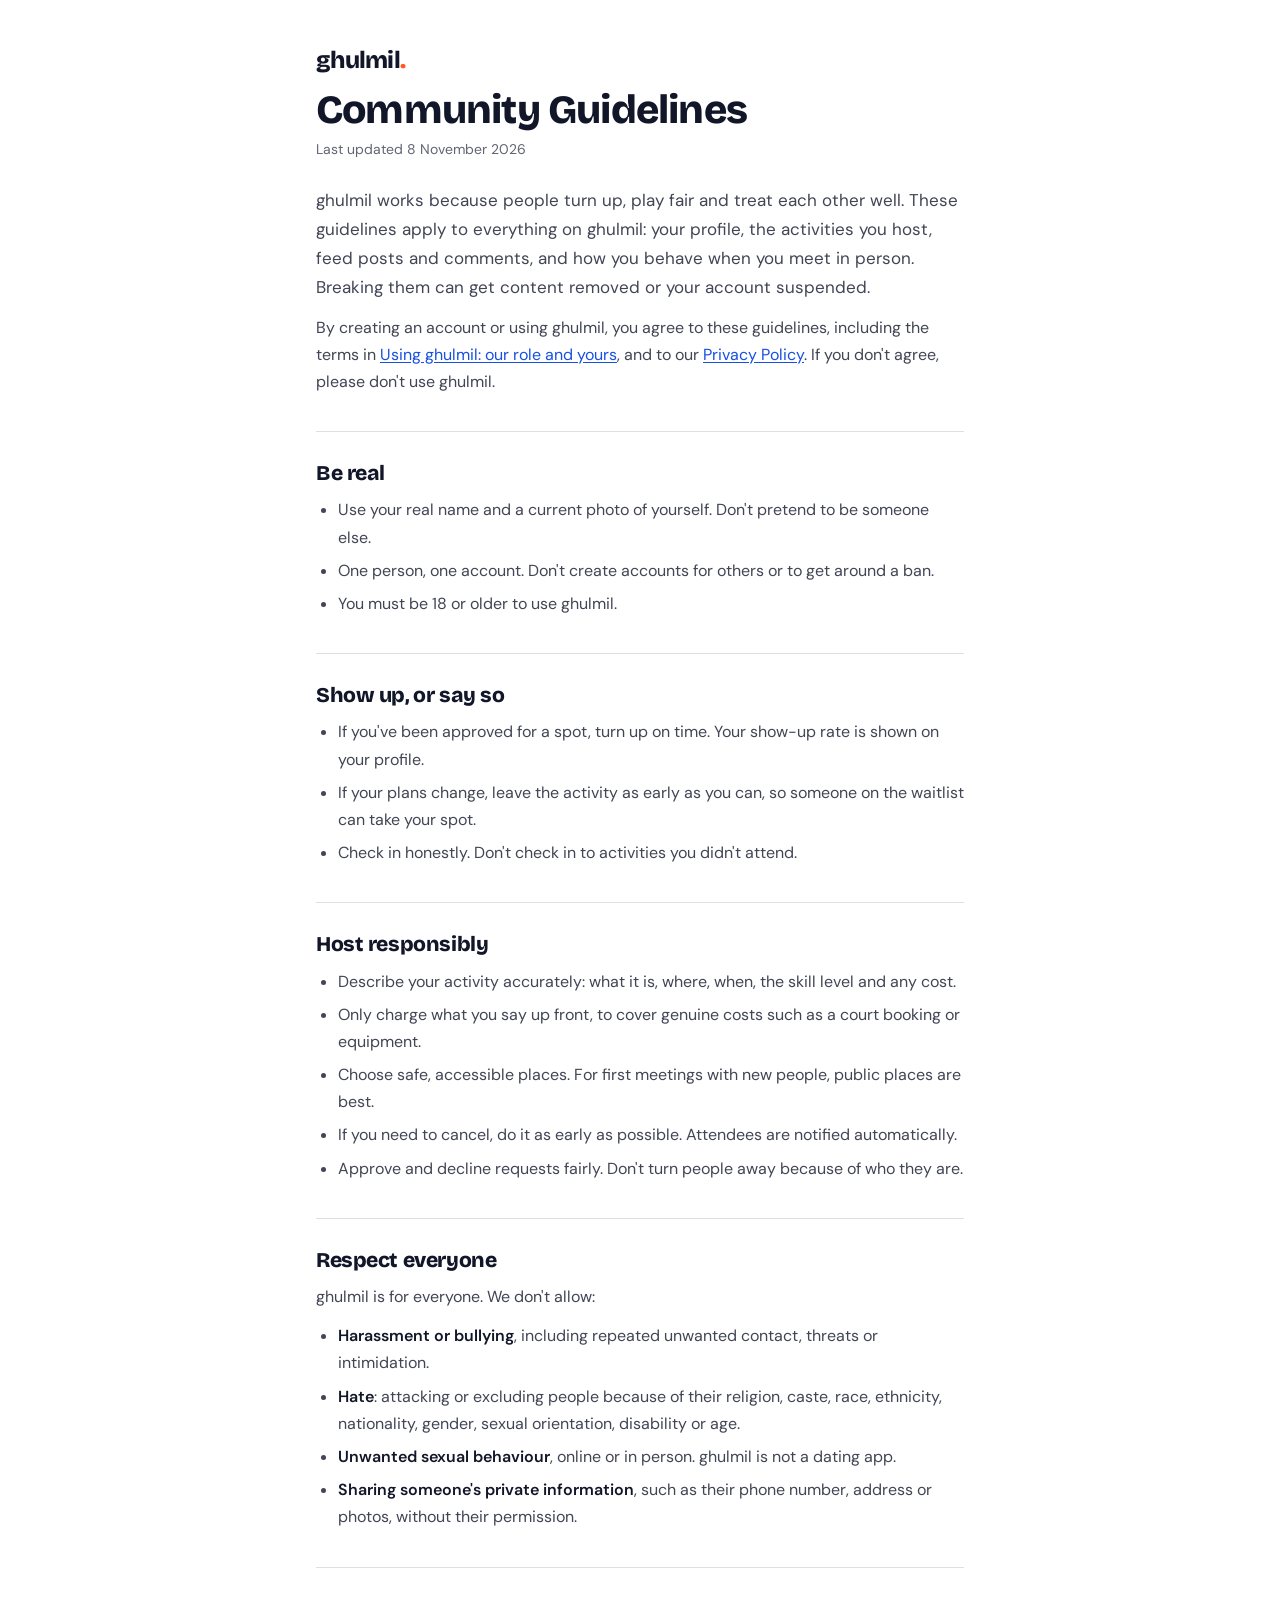
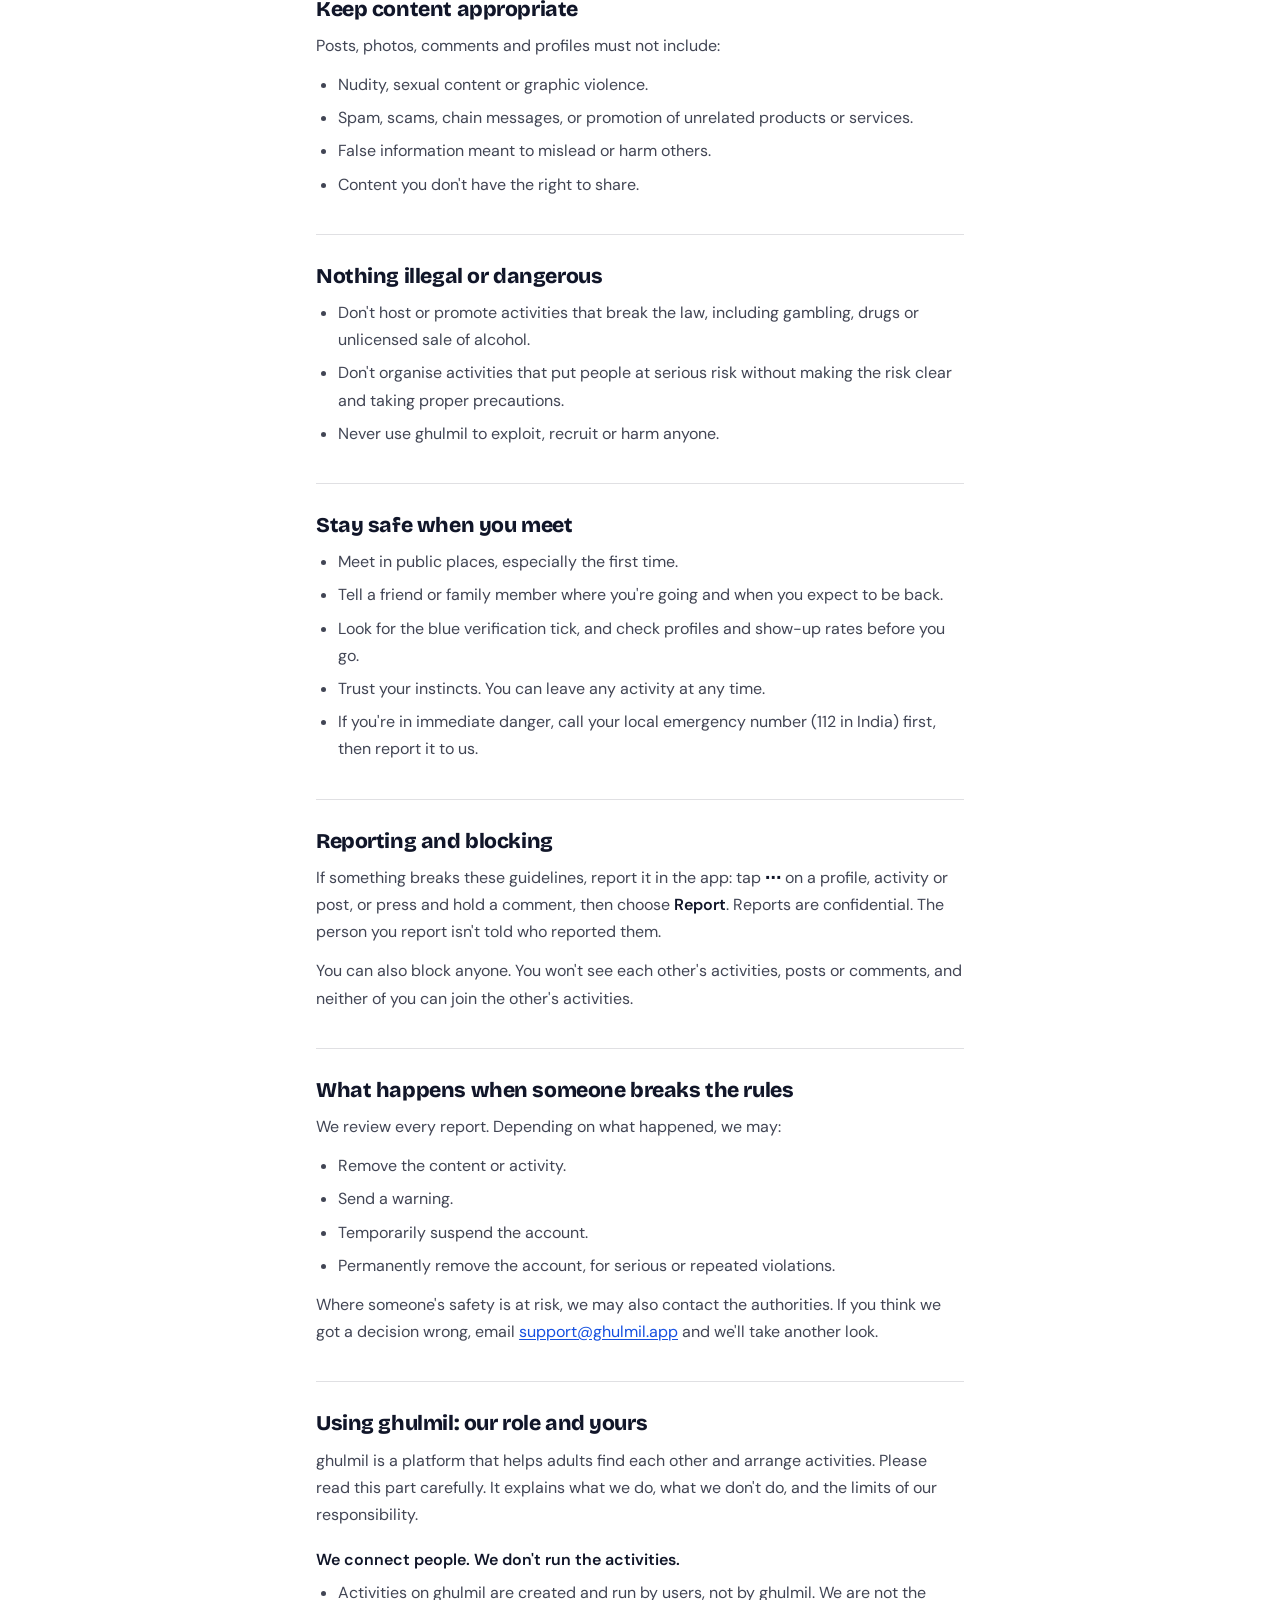
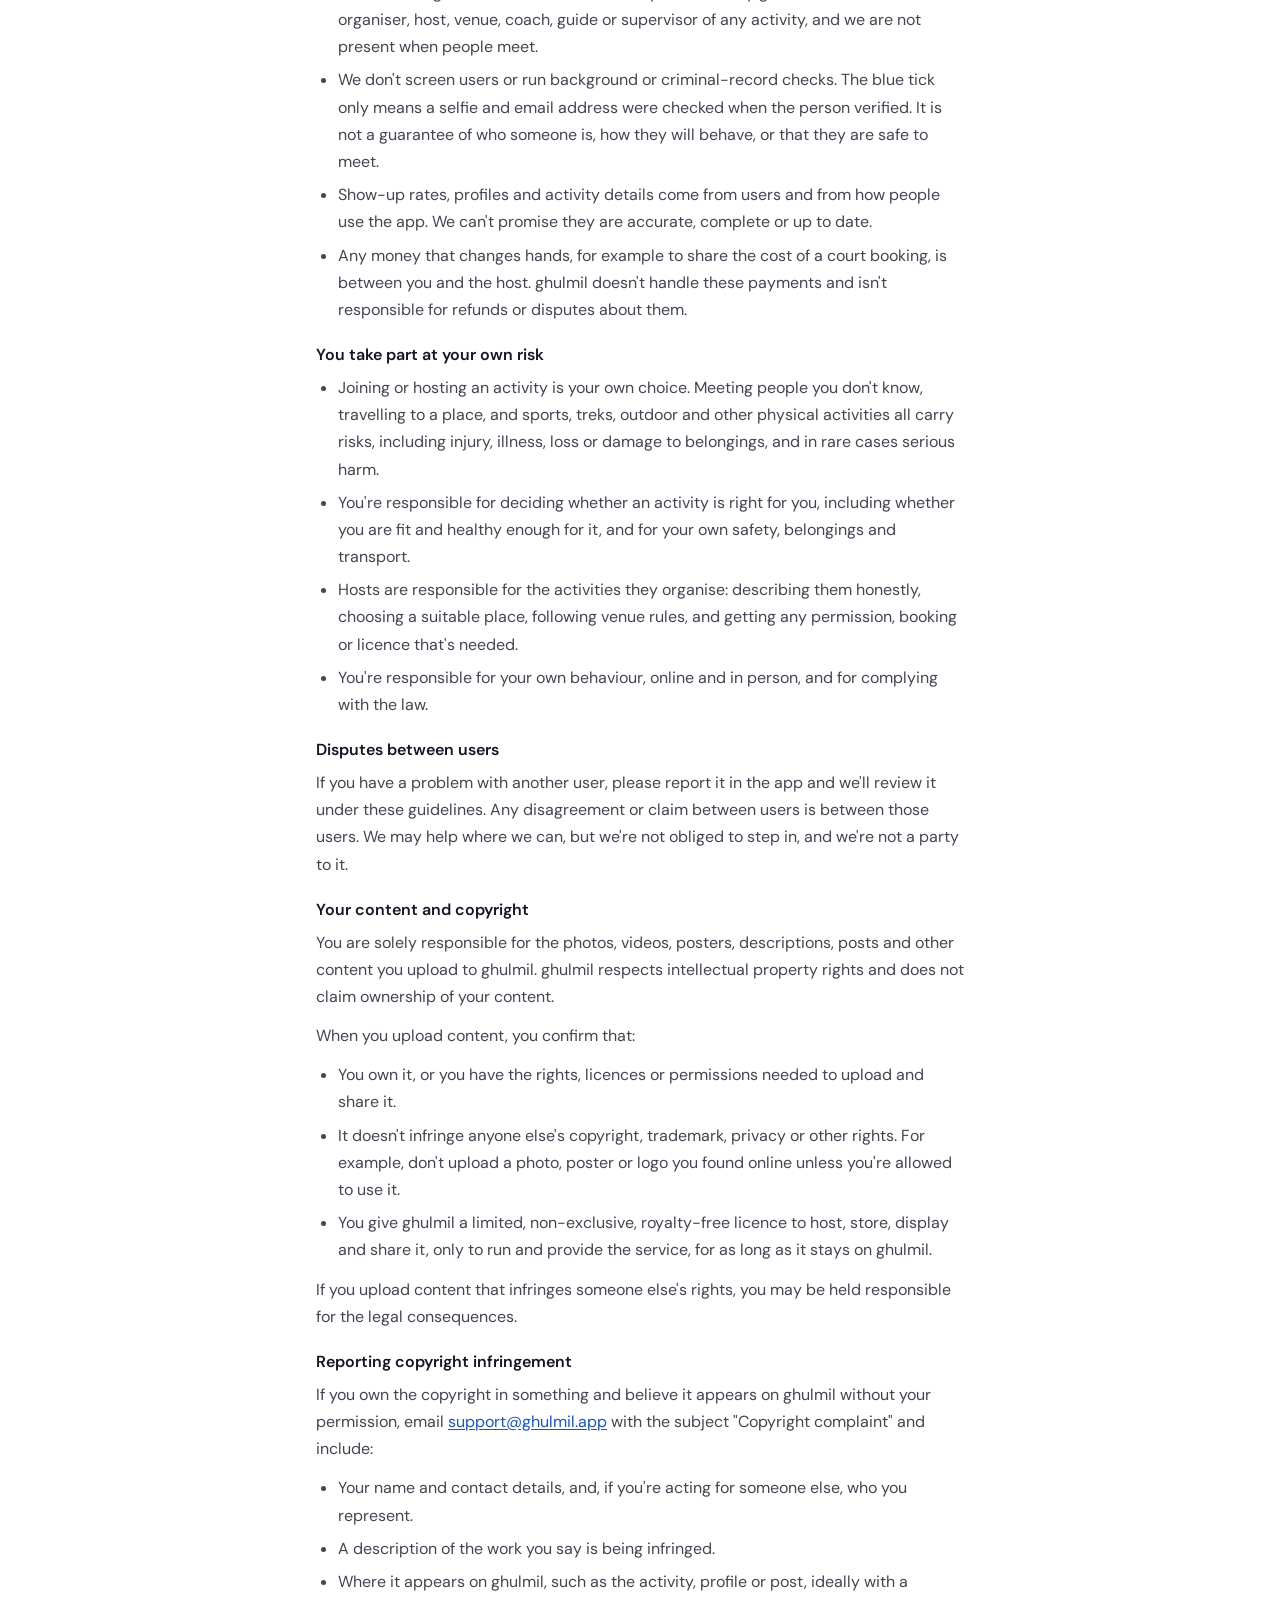
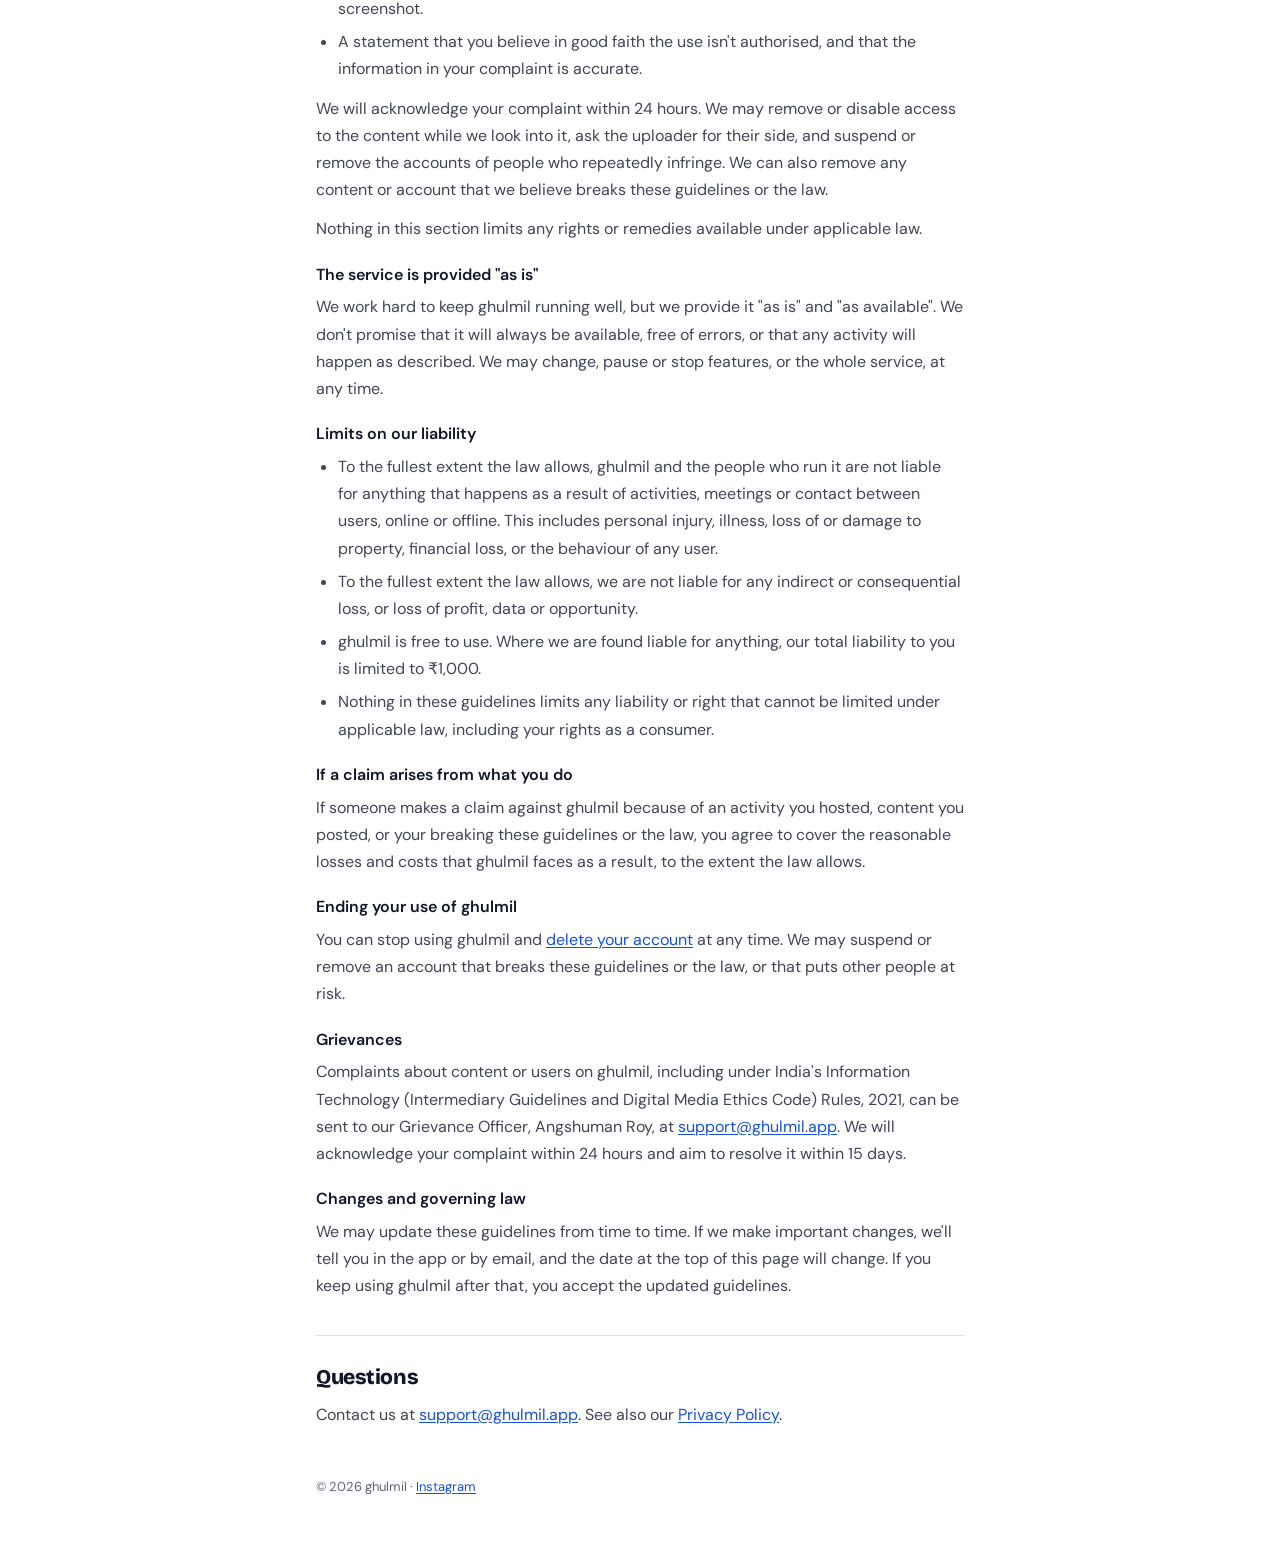
<file: guidelines.html>
<!doctype html>
<html lang="en">
<head>
  <meta charset="utf-8">
  <meta name="viewport" content="width=device-width, initial-scale=1">
  <title>Community Guidelines · ghulmil</title>
  <meta name="description" content="The rules that keep ghulmil safe, friendly and worth showing up for.">
  <meta name="robots" content="index, follow">
  <link rel="canonical" href="https://ghulmil.app/guidelines">
  <meta property="og:type" content="article">
  <meta property="og:site_name" content="ghulmil">
  <meta property="og:title" content="Community Guidelines · ghulmil">
  <meta property="og:description" content="The rules that keep ghulmil safe, friendly and worth showing up for.">
  <meta property="og:url" content="https://ghulmil.app/guidelines">
  <meta property="og:image" content="https://ghulmil.app/screens/og.jpg">
  <meta name="twitter:card" content="summary_large_image">
  <link rel="icon" href="favicon.png">
  <link rel="stylesheet" href="style.css">
</head>
<body>
<main>
  <a class="brand" href="./">ghulmil</a>
  <h1>Community Guidelines</h1>
  <p class="updated">Last updated 8 November 2026</p>

  <p class="intro">
    ghulmil works because people turn up, play fair and treat each other well. These guidelines apply to everything on
    ghulmil: your profile, the activities you host, feed posts and comments, and how you behave when you meet in person.
    Breaking them can get content removed or your account suspended.
  </p>
  <p>
    By creating an account or using ghulmil, you agree to these guidelines, including the terms in
    <a href="#terms">Using ghulmil: our role and yours</a>, and to our <a href="privacy">Privacy Policy</a>.
    If you don't agree, please don't use ghulmil.
  </p>

  <section>
    <h2>Be real</h2>
    <ul>
      <li>Use your real name and a current photo of yourself. Don't pretend to be someone else.</li>
      <li>One person, one account. Don't create accounts for others or to get around a ban.</li>
      <li>You must be 18 or older to use ghulmil.</li>
    </ul>
  </section>

  <section>
    <h2>Show up, or say so</h2>
    <ul>
      <li>If you've been approved for a spot, turn up on time. Your show-up rate is shown on your profile.</li>
      <li>If your plans change, leave the activity as early as you can, so someone on the waitlist can take your spot.</li>
      <li>Check in honestly. Don't check in to activities you didn't attend.</li>
    </ul>
  </section>

  <section>
    <h2>Host responsibly</h2>
    <ul>
      <li>Describe your activity accurately: what it is, where, when, the skill level and any cost.</li>
      <li>Only charge what you say up front, to cover genuine costs such as a court booking or equipment.</li>
      <li>Choose safe, accessible places. For first meetings with new people, public places are best.</li>
      <li>If you need to cancel, do it as early as possible. Attendees are notified automatically.</li>
      <li>Approve and decline requests fairly. Don't turn people away because of who they are.</li>
    </ul>
  </section>

  <section>
    <h2>Respect everyone</h2>
    <p>ghulmil is for everyone. We don't allow:</p>
    <ul>
      <li><strong>Harassment or bullying</strong>, including repeated unwanted contact, threats or intimidation.</li>
      <li><strong>Hate</strong>: attacking or excluding people because of their religion, caste, race, ethnicity,
        nationality, gender, sexual orientation, disability or age.</li>
      <li><strong>Unwanted sexual behaviour</strong>, online or in person. ghulmil is not a dating app.</li>
      <li><strong>Sharing someone's private information</strong>, such as their phone number, address or photos,
        without their permission.</li>
    </ul>
  </section>

  <section>
    <h2>Keep content appropriate</h2>
    <p>Posts, photos, comments and profiles must not include:</p>
    <ul>
      <li>Nudity, sexual content or graphic violence.</li>
      <li>Spam, scams, chain messages, or promotion of unrelated products or services.</li>
      <li>False information meant to mislead or harm others.</li>
      <li>Content you don't have the right to share.</li>
    </ul>
  </section>

  <section>
    <h2>Nothing illegal or dangerous</h2>
    <ul>
      <li>Don't host or promote activities that break the law, including gambling, drugs or unlicensed sale of alcohol.</li>
      <li>Don't organise activities that put people at serious risk without making the risk clear and taking proper
        precautions.</li>
      <li>Never use ghulmil to exploit, recruit or harm anyone.</li>
    </ul>
  </section>

  <section>
    <h2>Stay safe when you meet</h2>
    <ul>
      <li>Meet in public places, especially the first time.</li>
      <li>Tell a friend or family member where you're going and when you expect to be back.</li>
      <li>Look for the blue verification tick, and check profiles and show-up rates before you go.</li>
      <li>Trust your instincts. You can leave any activity at any time.</li>
      <li>If you're in immediate danger, call your local emergency number (112 in India) first, then report it to us.</li>
    </ul>
  </section>

  <section>
    <h2>Reporting and blocking</h2>
    <p>If something breaks these guidelines, report it in the app: tap <strong>⋯</strong> on a profile, activity or post,
      or press and hold a comment, then choose <strong>Report</strong>. Reports are confidential. The person you report
      isn't told who reported them.</p>
    <p>You can also block anyone. You won't see each other's activities, posts or comments, and neither of you can join
      the other's activities.</p>
  </section>

  <section>
    <h2>What happens when someone breaks the rules</h2>
    <p>We review every report. Depending on what happened, we may:</p>
    <ul>
      <li>Remove the content or activity.</li>
      <li>Send a warning.</li>
      <li>Temporarily suspend the account.</li>
      <li>Permanently remove the account, for serious or repeated violations.</li>
    </ul>
    <p>Where someone's safety is at risk, we may also contact the authorities. If you think we got a decision wrong,
      email <a href="mailto:support@ghulmil.app">support@ghulmil.app</a> and we'll take another look.</p>
  </section>

  <section id="terms">
    <h2>Using ghulmil: our role and yours</h2>
    <p>ghulmil is a platform that helps adults find each other and arrange activities. Please read this part carefully.
      It explains what we do, what we don't do, and the limits of our responsibility.</p>

    <h3>We connect people. We don't run the activities.</h3>
    <ul>
      <li>Activities on ghulmil are created and run by users, not by ghulmil. We are not the organiser, host, venue,
        coach, guide or supervisor of any activity, and we are not present when people meet.</li>
      <li>We don't screen users or run background or criminal-record checks. The blue tick only means a selfie and email
        address were checked when the person verified. It is not a guarantee of who someone is, how they will behave, or
        that they are safe to meet.</li>
      <li>Show-up rates, profiles and activity details come from users and from how people use the app. We can't promise
        they are accurate, complete or up to date.</li>
      <li>Any money that changes hands, for example to share the cost of a court booking, is between you and the host.
        ghulmil doesn't handle these payments and isn't responsible for refunds or disputes about them.</li>
    </ul>

    <h3>You take part at your own risk</h3>
    <ul>
      <li>Joining or hosting an activity is your own choice. Meeting people you don't know, travelling to a place, and
        sports, treks, outdoor and other physical activities all carry risks, including injury, illness, loss or damage
        to belongings, and in rare cases serious harm.</li>
      <li>You're responsible for deciding whether an activity is right for you, including whether you are fit and healthy
        enough for it, and for your own safety, belongings and transport.</li>
      <li>Hosts are responsible for the activities they organise: describing them honestly, choosing a suitable place,
        following venue rules, and getting any permission, booking or licence that's needed.</li>
      <li>You're responsible for your own behaviour, online and in person, and for complying with the law.</li>
    </ul>

    <h3>Disputes between users</h3>
    <p>If you have a problem with another user, please report it in the app and we'll review it under these guidelines.
      Any disagreement or claim between users is between those users. We may help where we can, but we're not obliged to
      step in, and we're not a party to it.</p>

    <h3 id="copyright">Your content and copyright</h3>
    <p>You are solely responsible for the photos, videos, posters, descriptions, posts and other content you upload to
      ghulmil. ghulmil respects intellectual property rights and does not claim ownership of your content.</p>
    <p>When you upload content, you confirm that:</p>
    <ul>
      <li>You own it, or you have the rights, licences or permissions needed to upload and share it.</li>
      <li>It doesn't infringe anyone else's copyright, trademark, privacy or other rights. For example, don't upload
        a photo, poster or logo you found online unless you're allowed to use it.</li>
      <li>You give ghulmil a limited, non-exclusive, royalty-free licence to host, store, display and share it, only to
        run and provide the service, for as long as it stays on ghulmil.</li>
    </ul>
    <p>If you upload content that infringes someone else's rights, you may be held responsible for the legal
      consequences.</p>

    <h3>Reporting copyright infringement</h3>
    <p>If you own the copyright in something and believe it appears on ghulmil without your permission, email
      <a href="mailto:support@ghulmil.app?subject=Copyright%20complaint">support@ghulmil.app</a> with the subject
      "Copyright complaint" and include:</p>
    <ul>
      <li>Your name and contact details, and, if you're acting for someone else, who you represent.</li>
      <li>A description of the work you say is being infringed.</li>
      <li>Where it appears on ghulmil, such as the activity, profile or post, ideally with a screenshot.</li>
      <li>A statement that you believe in good faith the use isn't authorised, and that the information in your
        complaint is accurate.</li>
    </ul>
    <p>We will acknowledge your complaint within 24 hours. We may remove or disable access to the content while we
      look into it, ask the uploader for their side, and suspend or remove the accounts of people who repeatedly
      infringe. We can also remove any content or account that we believe breaks these guidelines or the law.</p>
    <p>Nothing in this section limits any rights or remedies available under applicable law.</p>

    <h3>The service is provided "as is"</h3>
    <p>We work hard to keep ghulmil running well, but we provide it "as is" and "as available". We don't promise that it
      will always be available, free of errors, or that any activity will happen as described. We may change, pause or
      stop features, or the whole service, at any time.</p>

    <h3>Limits on our liability</h3>
    <ul>
      <li>To the fullest extent the law allows, ghulmil and the people who run it are not liable for anything that happens
        as a result of activities, meetings or contact between users, online or offline. This includes personal injury,
        illness, loss of or damage to property, financial loss, or the behaviour of any user.</li>
      <li>To the fullest extent the law allows, we are not liable for any indirect or consequential loss, or loss of
        profit, data or opportunity.</li>
      <li>ghulmil is free to use. Where we are found liable for anything, our total liability to you is limited to
        ₹1,000.</li>
      <li>Nothing in these guidelines limits any liability or right that cannot be limited under applicable law,
        including your rights as a consumer.</li>
    </ul>

    <h3>If a claim arises from what you do</h3>
    <p>If someone makes a claim against ghulmil because of an activity you hosted, content you posted, or your breaking
      these guidelines or the law, you agree to cover the reasonable losses and costs that ghulmil faces as a result,
      to the extent the law allows.</p>

    <h3>Ending your use of ghulmil</h3>
    <p>You can stop using ghulmil and <a href="delete-account">delete your account</a> at any time. We may suspend
      or remove an account that breaks these guidelines or the law, or that puts other people at risk.</p>

    <h3>Grievances</h3>
    <p>Complaints about content or users on ghulmil, including under India's Information Technology (Intermediary
      Guidelines and Digital Media Ethics Code) Rules, 2021, can be sent to our Grievance Officer, Angshuman Roy, at
      <a href="mailto:support@ghulmil.app">support@ghulmil.app</a>. We will acknowledge your complaint within 24 hours
      and aim to resolve it within 15 days.</p>

    <h3>Changes and governing law</h3>
    <p>We may update these guidelines from time to time. If we make important changes, we'll tell you in the app or by
      email, and the date at the top of this page will change. If you keep using ghulmil after that, you accept the
      updated guidelines.</p>
    
  </section>

  <section>
    <h2>Questions</h2>
    <p>Contact us at <a href="mailto:support@ghulmil.app">support@ghulmil.app</a>. See also our
      <a href="privacy">Privacy Policy</a>.</p>
  </section>

  <footer>© 2026 ghulmil · <a href="https://www.instagram.com/ghulmilapp/" rel="me noopener" target="_blank">Instagram</a></footer>
</main>
<!-- Cloudflare Web Analytics --><script type='module' src='https://static.cloudflareinsights.com/beacon.min.js' data-cf-beacon='{"token": "36fcd78078244037b02cb5e4399aec77"}'></script><!-- End Cloudflare Web Analytics -->
<script src="analytics.js" defer></script>
</body>
</html>
</file>
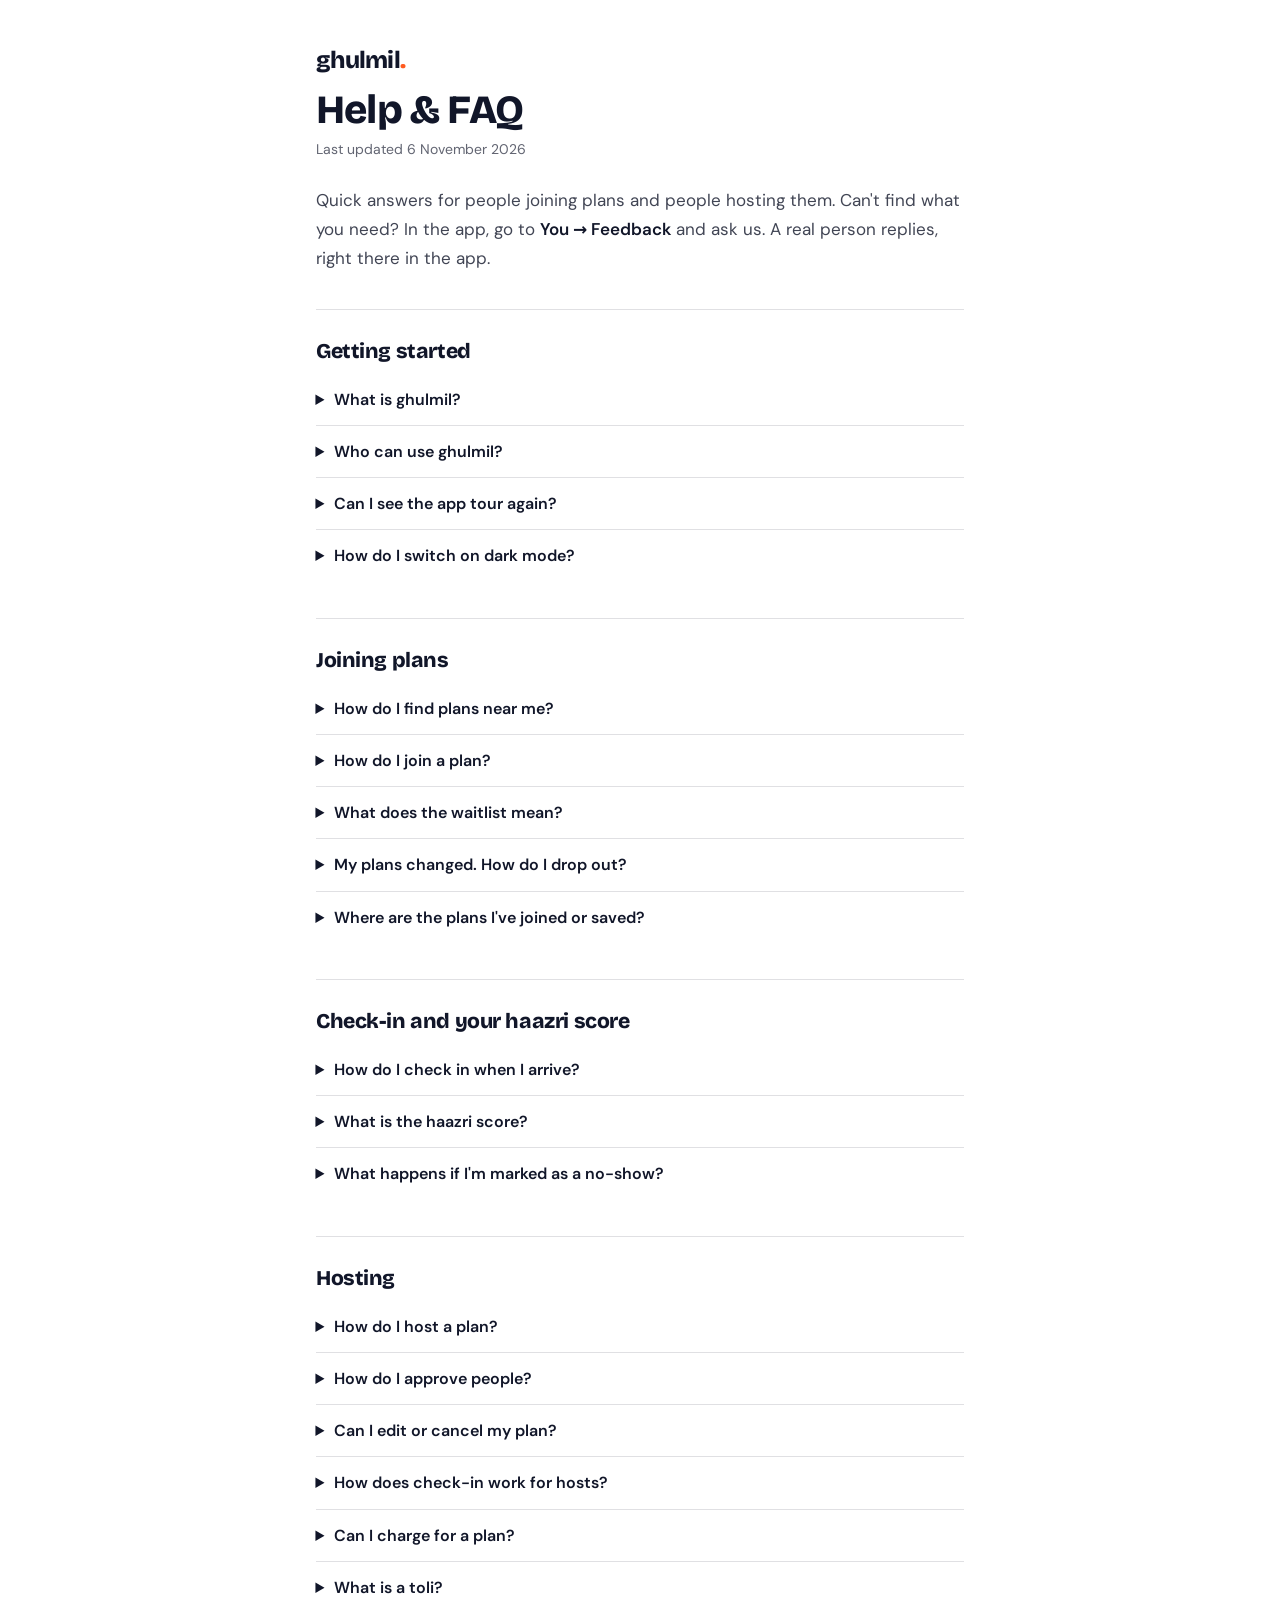
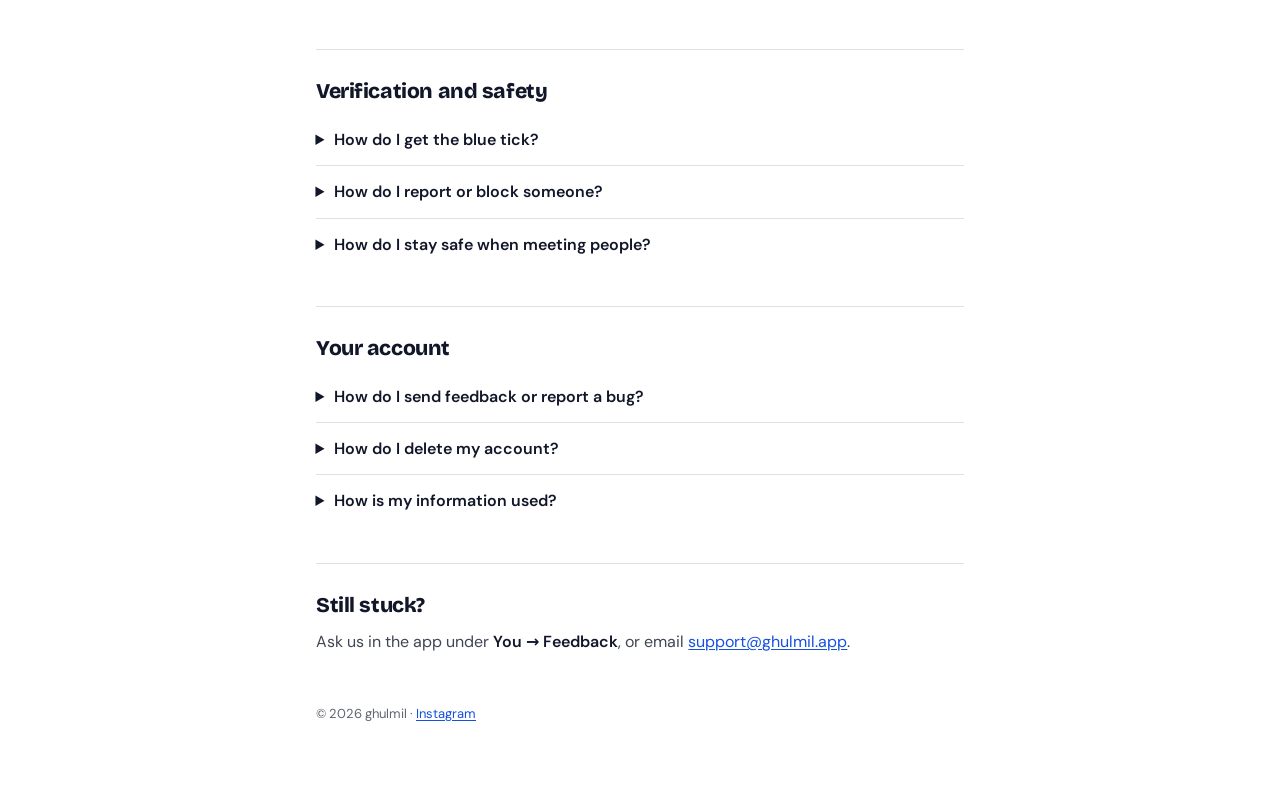
<file: help.html>
<!doctype html>
<html lang="en">
<head>
  <meta charset="utf-8">
  <meta name="viewport" content="width=device-width, initial-scale=1">
  <title>Help &amp; FAQ · ghulmil</title>
  <meta name="description" content="Answers for people joining and hosting plans on ghulmil: requests, check-in, haazri, tolis, verification and safety.">
  <meta name="robots" content="index, follow">
  <link rel="canonical" href="https://ghulmil.app/help">
  <meta property="og:type" content="article">
  <meta property="og:site_name" content="ghulmil">
  <meta property="og:title" content="Help &amp; FAQ · ghulmil">
  <meta property="og:description" content="Answers for people joining and hosting plans on ghulmil: requests, check-in, haazri, tolis, verification and safety.">
  <meta property="og:url" content="https://ghulmil.app/help">
  <meta property="og:image" content="https://ghulmil.app/screens/og.jpg">
  <meta name="twitter:card" content="summary_large_image">
  <link rel="icon" href="favicon.png">
  <link rel="stylesheet" href="style.css">
</head>
<body>
<main>
  <a class="brand" href="./">ghulmil</a>
  <h1>Help &amp; FAQ</h1>
  <p class="updated">Last updated 6 November 2026</p>

  <p class="intro">
    Quick answers for people joining plans and people hosting them. Can't find what you need? In the app, go to
    <strong>You → Feedback</strong> and ask us. A real person replies, right there in the app.
  </p>

  <section>
    <h2>Getting started</h2>
    <details>
      <summary>What is ghulmil?</summary>
      <p>ghulmil helps you find people nearby to do things with: a game of football, a chess evening, a run, a trek,
        a coffee meet-up. Anyone can post a plan, and you ask to join the ones you like.</p>
    </details>
    <details>
      <summary>Who can use ghulmil?</summary>
      <p>Anyone aged 18 or over. Use your real name and a current photo. See our
        <a href="guidelines">Community Guidelines</a>.</p>
    </details>
    <details>
      <summary>Can I see the app tour again?</summary>
      <p>Yes. Go to <strong>Settings → App tour</strong>.</p>
    </details>
    <details>
      <summary>How do I switch on dark mode?</summary>
      <p>Go to <strong>Settings → Appearance</strong>. Use the sun and moon toggle, or turn on
        <strong>Match phone setting</strong> to follow your phone's light or dark mode.</p>
    </details>
  </section>

  <section>
    <h2>Joining plans</h2>
    <details>
      <summary>How do I find plans near me?</summary>
      <p>The <strong>Home</strong> and <strong>Explore</strong> tabs show what's happening around you. In Explore
        you can filter by activity, day and distance, or swipe through plans one by one in
        <strong>Quick match</strong>.</p>
    </details>
    <details>
      <summary>How do I join a plan?</summary>
      <p>Open the plan and ask to join. You can add a short message for the host. The host approves or declines
        each request, and you get a notification either way. Once you're in, you can read and post in the plan's
        feed.</p>
    </details>
    <details>
      <summary>What does the waitlist mean?</summary>
      <p>When a plan is full, new requests go on the waitlist. If someone leaves, the next person on the waitlist
        moves in automatically and is notified.</p>
    </details>
    <details>
      <summary>My plans changed. How do I drop out?</summary>
      <p>Open the plan, tap the <strong>(i)</strong> button and choose <strong>Leave this activity</strong>. Please
        leave as early as you can, so someone on the waitlist can take your spot. Leaving before the start never
        counts against you.</p>
    </details>
    <details>
      <summary>Where are the plans I've joined or saved?</summary>
      <p>In the <strong>Plans</strong> tab. The <strong>You</strong> tab also has <strong>Saved activities</strong> and
        <strong>Plans &amp; history</strong>.</p>
    </details>
  </section>

  <section>
    <h2>Check-in and your haazri score</h2>
    <details>
      <summary>How do I check in when I arrive?</summary>
      <p>Check-in opens 30 minutes before the start. Open the plan and either scan the QR code on the host's phone,
        type the host's 6-character code, or check in by location if you're within about 300 metres of the
        venue.</p>
    </details>
    <details>
      <summary>What is the haazri score?</summary>
      <p>It's your show-up rate: how many of the plans you were marked for you actually came to. Hosts see it when
        you ask to join, so turning up helps you get approved.</p>
    </details>
    <details>
      <summary>What happens if I'm marked as a no-show?</summary>
      <p>Each no-show is a strike. After the second strike we send you a warning. Three strikes within 90 days,
        from at least two different hosts, pause joining for 30 days. After a pause, you start again with a clean
        slate.</p>
      <p>If you checked yourself in, a host can't mark you as a no-show. Hosts can also correct a mistake for up to
        48 hours after the plan ends. If you think a strike is wrong, email
        <a href="mailto:support@ghulmil.app">support@ghulmil.app</a>.</p>
    </details>
  </section>

  <section>
    <h2>Hosting</h2>
    <details>
      <summary>How do I host a plan?</summary>
      <p>Tap <strong>+</strong>, pick the activity, then add the time, place, number of spots and any details:
        the vibe, skill level and cost per person. Your plan goes live straight away for people nearby.</p>
    </details>
    <details>
      <summary>How do I approve people?</summary>
      <p>You get a notification for every join request. Open it, or go to <strong>You → Join requests</strong>,
        to approve or decline. You can see each person's profile, verification tick and haazri score first.</p>
    </details>
    <details>
      <summary>Can I edit or cancel my plan?</summary>
      <p>You can edit a plan up until 2 hours before it starts. Everyone who is going or waiting is told what
        changed. Once someone has joined or asked to join, the cost and the kind of activity are fixed. If you need
        to cancel, do it as early as you can. Everyone is notified automatically.</p>
    </details>
    <details>
      <summary>How does check-in work for hosts?</summary>
      <p>When check-in opens, show the QR code or read out the code from your plan. After the plan, mark who came
        in roll call, within 48 hours of the end. It keeps everyone's haazri score honest.</p>
    </details>
    <details>
      <summary>Can I charge for a plan?</summary>
      <p>Only to cover genuine costs, like a court booking or equipment, and only the amount shown on the plan.</p>
    </details>
    <details>
      <summary>What is a toli?</summary>
      <p>A toli is a group that runs plans week after week, like a Sunday football crew or a monthly book club.
        Join a toli to hear about every plan it posts. Joining each plan still goes through the host's approval.
        Anyone with the blue tick can start a toli, up to 3 each.</p>
    </details>
  </section>

  <section>
    <h2>Verification and safety</h2>
    <details>
      <summary>How do I get the blue tick?</summary>
      <p>Take a live profile selfie with the front camera, and confirm your email with a one-time code. Both steps
        are in the <strong>You</strong> tab under <strong>Get verified</strong>. Hosts approve verified people faster.</p>
    </details>
    <details>
      <summary>How do I report or block someone?</summary>
      <p>Tap <strong>⋯</strong> on a profile, plan or post, or press and hold a comment, then choose
        <strong>Report</strong> or <strong>Block</strong>. Reports are confidential, and we review every one within
        24 hours. Manage blocked people in <strong>Settings → Blocked users</strong>.</p>
    </details>
    <details>
      <summary>How do I stay safe when meeting people?</summary>
      <ul>
        <li>Meet in public places, especially the first time.</li>
        <li>Tell a friend or family member where you're going.</li>
        <li>Check the blue tick and haazri score before you go.</li>
        <li>You can leave any plan at any time.</li>
        <li>If you're in immediate danger, call 112 (in India) first, then report it to us.</li>
      </ul>
    </details>
  </section>

  <section>
    <h2>Your account</h2>
    <details>
      <summary>How do I send feedback or report a bug?</summary>
      <p>Go to <strong>You → Feedback</strong>. Pick a kind (suggestion, bug, question, something you love,
        or other) and write your message. When we reply, you'll get a notification and see the reply under your
        message.</p>
    </details>
    <details>
      <summary>How do I delete my account?</summary>
      <p>Go to <strong>Settings → Delete account</strong>. This permanently deletes your profile, photos, posts and
        comments, and can't be undone. See <a href="delete-account">Delete your account</a> for details.</p>
    </details>
    <details>
      <summary>How is my information used?</summary>
      <p>See our <a href="privacy">Privacy Policy</a>.</p>
    </details>
  </section>

  <section>
    <h2>Still stuck?</h2>
    <p>Ask us in the app under <strong>You → Feedback</strong>, or email
      <a href="mailto:support@ghulmil.app">support@ghulmil.app</a>.</p>
  </section>

  <footer>© 2026 ghulmil · <a href="https://www.instagram.com/ghulmilapp/" rel="me noopener" target="_blank">Instagram</a></footer>
</main>
<!-- Cloudflare Web Analytics --><script type='module' src='https://static.cloudflareinsights.com/beacon.min.js' data-cf-beacon='{"token": "36fcd78078244037b02cb5e4399aec77"}'></script><!-- End Cloudflare Web Analytics -->
<script src="analytics.js" defer></script>
</body>
</html>
</file>
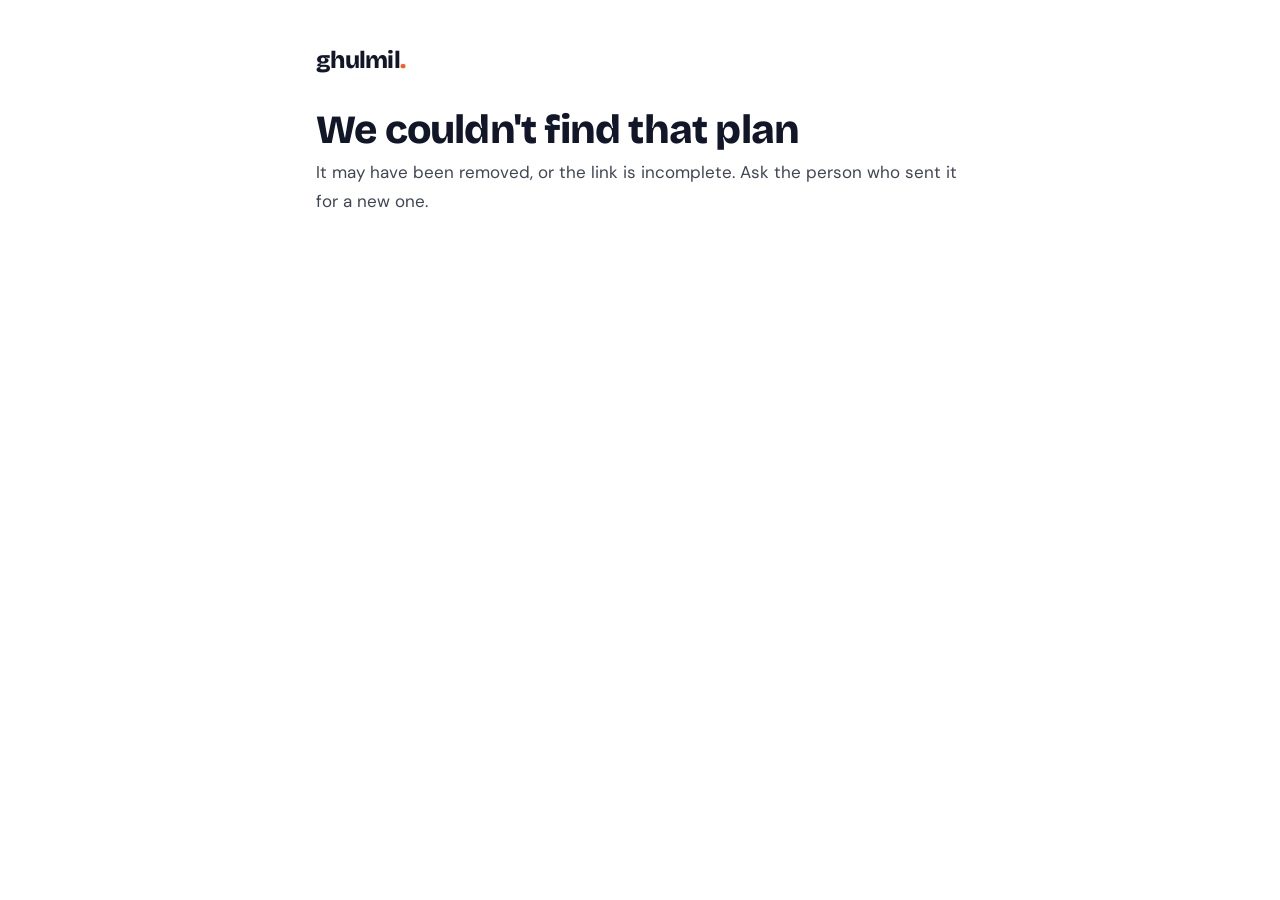
<file: plan.html>
<!doctype html>
<html lang="en">
<head>
  <meta charset="utf-8">
  <meta name="viewport" content="width=device-width, initial-scale=1">
  <title>You're invited · ghulmil</title>
  <meta name="description" content="Someone invited you to a plan on ghulmil. Get the app to see the details and join.">
  <meta property="og:title" content="You're invited to a plan on ghulmil">
  <meta property="og:description" content="Get the ghulmil app to see the details and join.">
  <meta name="robots" content="noindex">
  <link rel="icon" href="favicon.png">
  <link rel="stylesheet" href="style.css">
  <style>
    .card {
      margin-top: 24px;
      background: #fff;
      border: 1px solid var(--rule);
      border-radius: 20px;
      padding: 24px 20px;
    }
    .eyebrow { font-size: 14px; font-weight: 600; color: #ad3909; margin: 0 0 6px; }
    .card h1 { margin: 0 0 20px; overflow-wrap: anywhere; }
    .locked {
      display: flex; gap: 12px; align-items: flex-start;
      padding: 14px 16px; border-radius: 14px; background: rgba(17, 22, 41, 0.05);
      color: var(--ink); font-size: 15px; line-height: 1.5;
    }
    .locked span:first-child { font-size: 18px; line-height: 1.3; }
    .cta {
      display: block; text-align: center; margin-top: 20px; padding: 15px 20px;
      background: #cf4410; color: #fff; font-weight: 600; font-size: 17px;
      border-radius: 999px; text-decoration: none;
    }
    .cta:focus-visible { outline: 3px solid var(--ink); outline-offset: 3px; }
    .soon {
      margin-top: 20px; padding: 15px 20px; text-align: center;
      border: 1.5px dashed var(--rule); border-radius: 999px;
      color: var(--ink); font-weight: 600; font-size: 16px;
    }
    .secondary { display: block; text-align: center; margin-top: 14px; font-size: 15px; }
    .note { font-size: 14px; color: var(--muted); text-align: center; margin-top: 16px; }
    .status { margin-top: 32px; font-size: 17px; }
    .skeleton { height: 18px; border-radius: 8px; background: rgba(17, 22, 41, 0.08); margin-bottom: 10px; }
    @media (prefers-reduced-motion: no-preference) {
      .skeleton { animation: pulse 1.2s ease-in-out infinite alternate; }
      @keyframes pulse { from { opacity: 0.5; } to { opacity: 1; } }
    }
  </style>
</head>
<body>
<main>
  <a class="brand" href="./">ghulmil</a>

  <div id="loading" class="status" aria-live="polite">
    <div class="skeleton" style="width: 40%"></div>
    <div class="skeleton" style="width: 85%; height: 32px"></div>
    <p id="slow" class="note" hidden>Waking up the server, this can take up to a minute…</p>
  </div>

  <div id="error" class="status" hidden>
    <h1>We couldn't find that plan</h1>
    <p>It may have been removed, or the link is incomplete. Ask the person who sent it for a new one.</p>
  </div>

  <div id="timeout" class="status" hidden>
    <h1>This is taking too long</h1>
    <p>Our server didn't answer. Check your connection and try again.</p>
    <button class="cta" id="retry" type="button" style="width: 100%; border: 0; cursor: pointer; font: inherit; font-weight: 600;">Try again</button>
  </div>

  <article id="plan" class="card" hidden>
    <p class="eyebrow" id="host"></p>
    <h1 id="title"></h1>

    <div class="locked">
      <span aria-hidden="true">🔒</span>
      <span>When and where, who's going and how to join are in the ghulmil app. That keeps plans safe for the people in them.</span>
    </div>

    <!-- Filled in by the script: the Play Store button, or "coming soon". -->
    <div id="get"></div>
    <!-- Android only: ghulmil is an Android app. -->
    <a class="secondary" id="open" href="#" hidden>Already have ghulmil? Open this plan in the app</a>
    <p class="note" id="elsewhere" hidden></p>
  </article>
</main>

<script>
  // The API's public endpoint (api/src/routes/public.ts). It only ever
  // returns the plan's name and the host's first name.
  var API = "https://activity-planner-f14c.onrender.com/api/public/activities/";

  // Play Store listing. Empty = the page says "Coming soon to Google Play".
  var STORE_URL = "https://play.google.com/store/apps/details?id=com.ghulmil.app";

  var id = new URLSearchParams(location.search).get("id") || "";
  var $ = function (x) { return document.getElementById(x); };

  var isAndroid = /android/i.test(navigator.userAgent);
  var isIOS = /iphone|ipad|ipod/i.test(navigator.userAgent) || (navigator.platform === "MacIntel" && navigator.maxTouchPoints > 1);
  // Render's free server can take ~50 s to wake; give it a little longer.
  var TIMEOUT_MS = 70000;

  function show(which) {
    ["loading", "error", "timeout", "plan"].forEach(function (x) { $(x).hidden = x !== which; });
  }

  // The Play Store hands `referrer` to the app on first launch, so a new
  // person lands on this plan after signing up (mobile/lib/pendingPlan.ts).
  function storeLink() {
    if (!STORE_URL) return "";
    return STORE_URL + (STORE_URL.indexOf("?") < 0 ? "?" : "&") + "referrer=" + encodeURIComponent("plan_id=" + id);
  }

  function renderGet() {
    var box = $("get");
    box.textContent = "";
    if (STORE_URL && !isIOS) {
      var a = document.createElement("a");
      a.className = "cta";
      a.href = storeLink();
      a.textContent = "Get ghulmil on Google Play";
      box.appendChild(a);
    } else {
      var soon = document.createElement("div");
      soon.className = "soon";
      soon.textContent = STORE_URL ? "ghulmil is on Android for now" : "ghulmil is coming soon to Google Play";
      box.appendChild(soon);
    }
  }

  function load() {
    show("loading");
    $("slow").hidden = true;
    // The free server sleeps when idle; say so instead of looking broken.
    var slowTimer = setTimeout(function () { $("slow").hidden = false; }, 4000);
    var controller = window.AbortController ? new AbortController() : null;
    var timedOut = false;
    var stopTimer = setTimeout(function () {
      timedOut = true;
      if (controller) controller.abort();
      show("timeout");
    }, TIMEOUT_MS);

    fetch(API + encodeURIComponent(id), controller ? { signal: controller.signal } : undefined)
      .then(function (r) { if (!r.ok) throw new Error(r.status); return r.json(); })
      .then(function (p) {
        clearTimeout(slowTimer);
        clearTimeout(stopTimer);
        if (timedOut) return;
        document.title = p.title + " · ghulmil";
        $("host").textContent = p.hostFirstName + " invited you to";
        $("title").textContent = p.title;
        renderGet();

        if (isAndroid) {
          // With the app: open the plan in it. Without: Chrome comes back
          // here, or goes to the store once STORE_URL is set.
          var back = storeLink() || location.href.split("#")[0];
          $("open").href = "intent://activities/" + p.id + "#Intent;scheme=ghulmil;package=com.ghulmil.app;S.browser_fallback_url=" + encodeURIComponent(back) + ";end";
          $("open").hidden = false;
        } else {
          $("elsewhere").textContent = isIOS
            ? "ghulmil is an Android app for now. Ask a friend on Android, or check back later."
            : "ghulmil is a phone app. Open this link on your Android phone to join.";
          $("elsewhere").hidden = false;
        }
        show("plan");
      })
      .catch(function () {
        clearTimeout(slowTimer);
        clearTimeout(stopTimer);
        if (!timedOut) show("error");
      });
  }

  $("retry").addEventListener("click", load);

  if (!/^[0-9a-f-]{36}$/i.test(id)) {
    show("error");
  } else {
    load();
  }
</script>
<!-- Cloudflare Web Analytics --><script type='module' src='https://static.cloudflareinsights.com/beacon.min.js' data-cf-beacon='{"token": "36fcd78078244037b02cb5e4399aec77"}'></script><!-- End Cloudflare Web Analytics -->
<script src="analytics.js" defer></script>
</body>
</html>
</file>
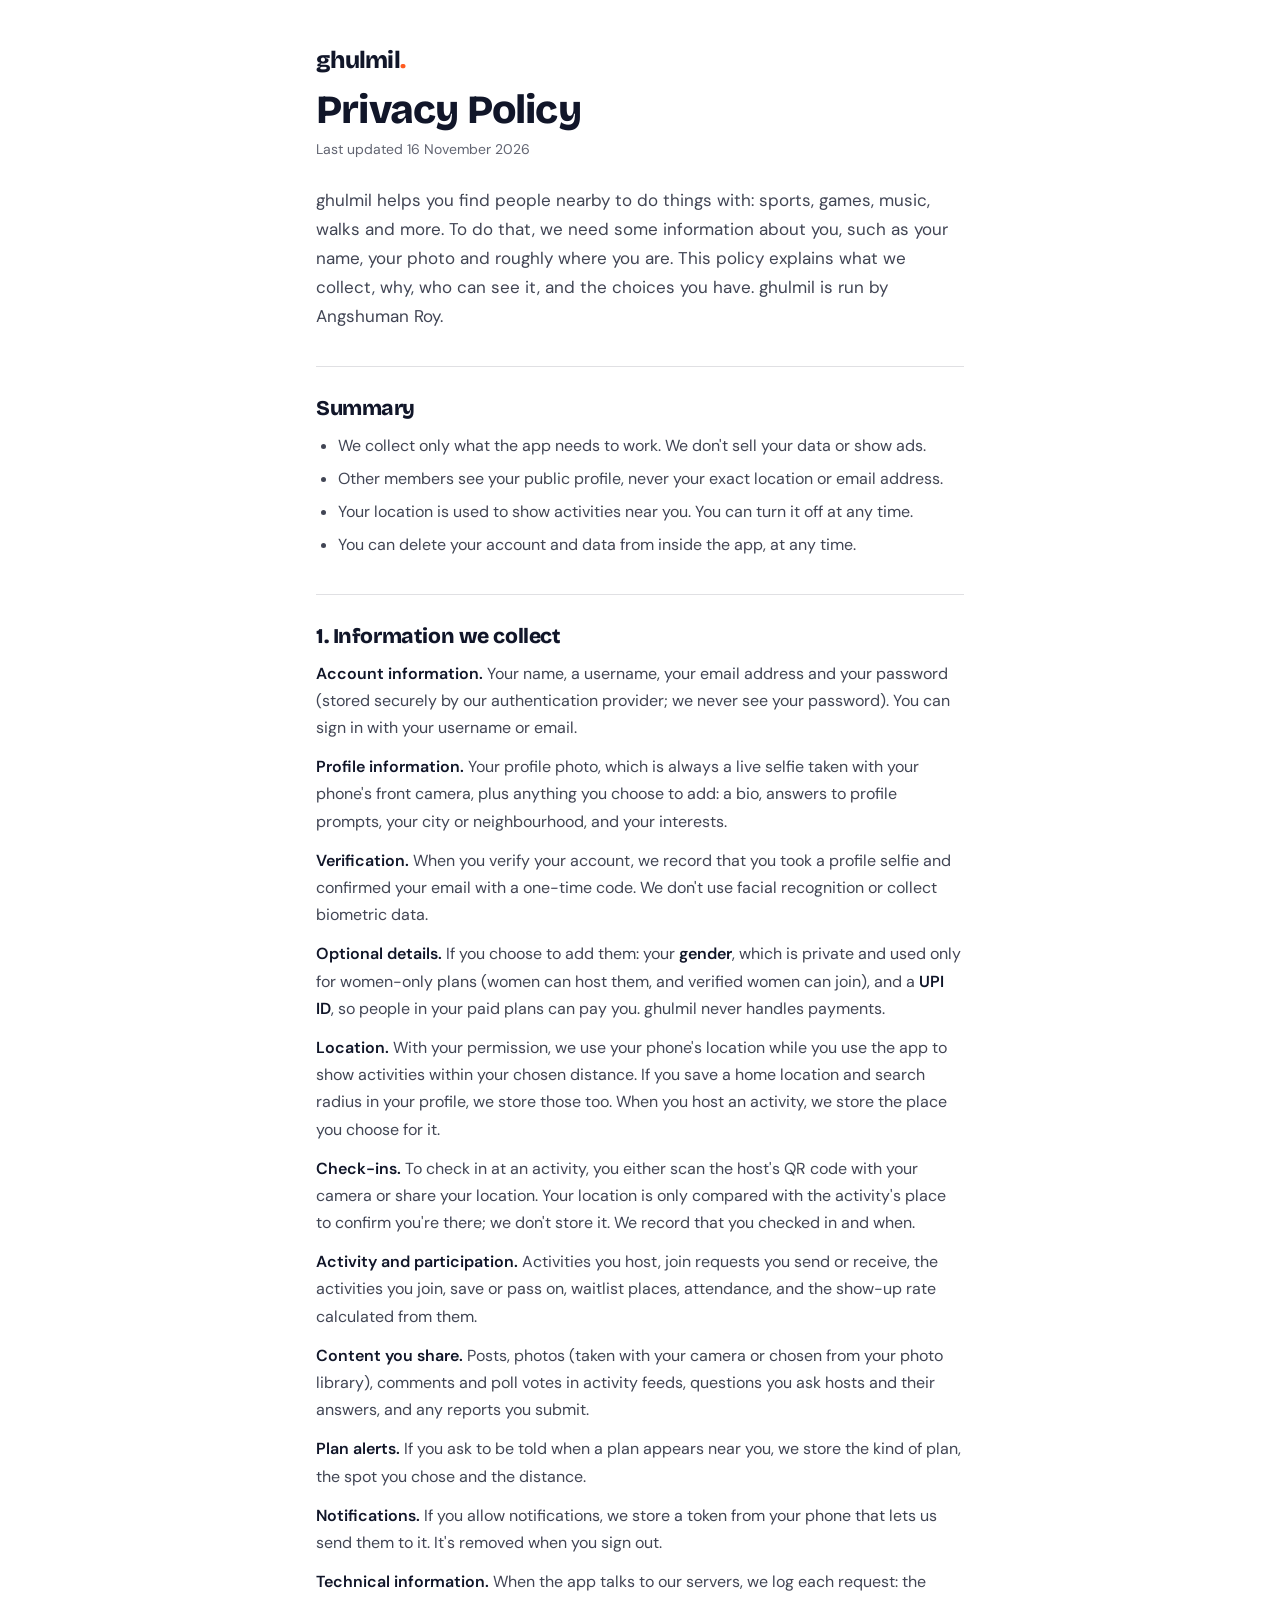
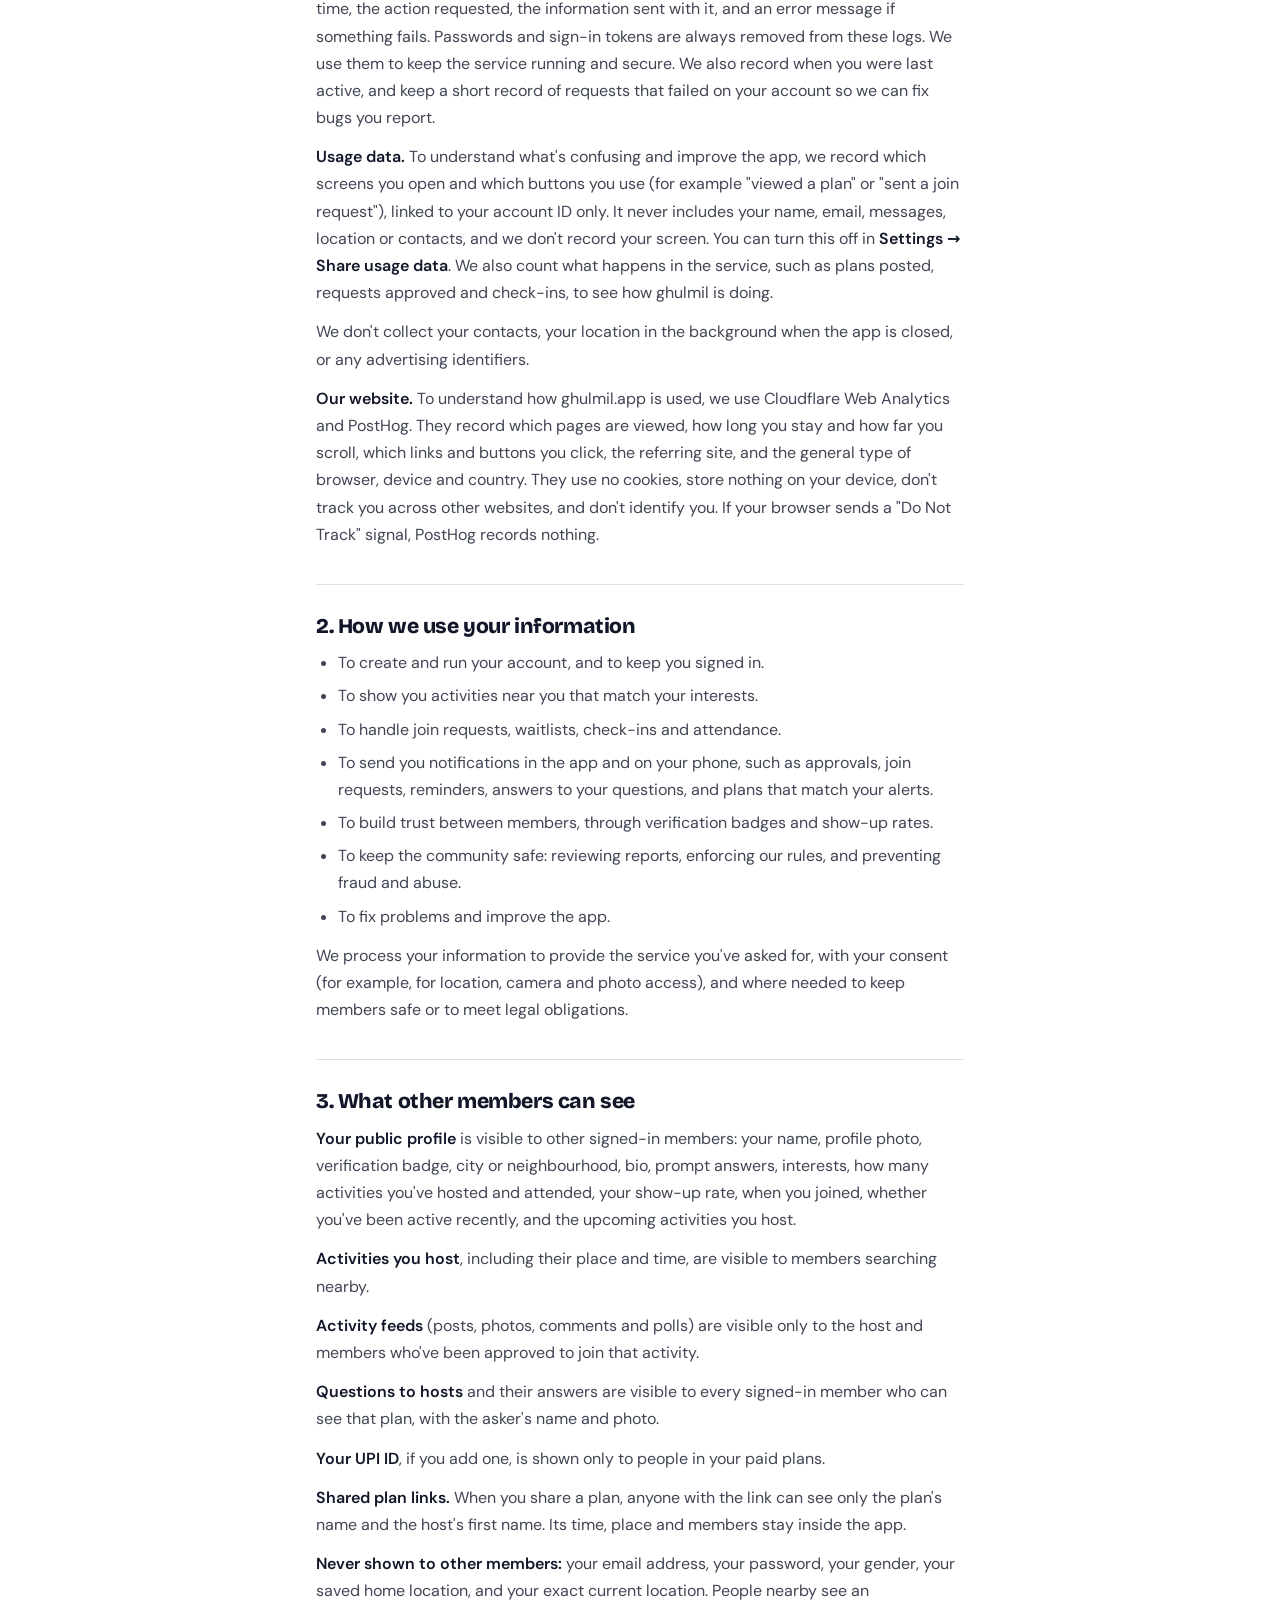
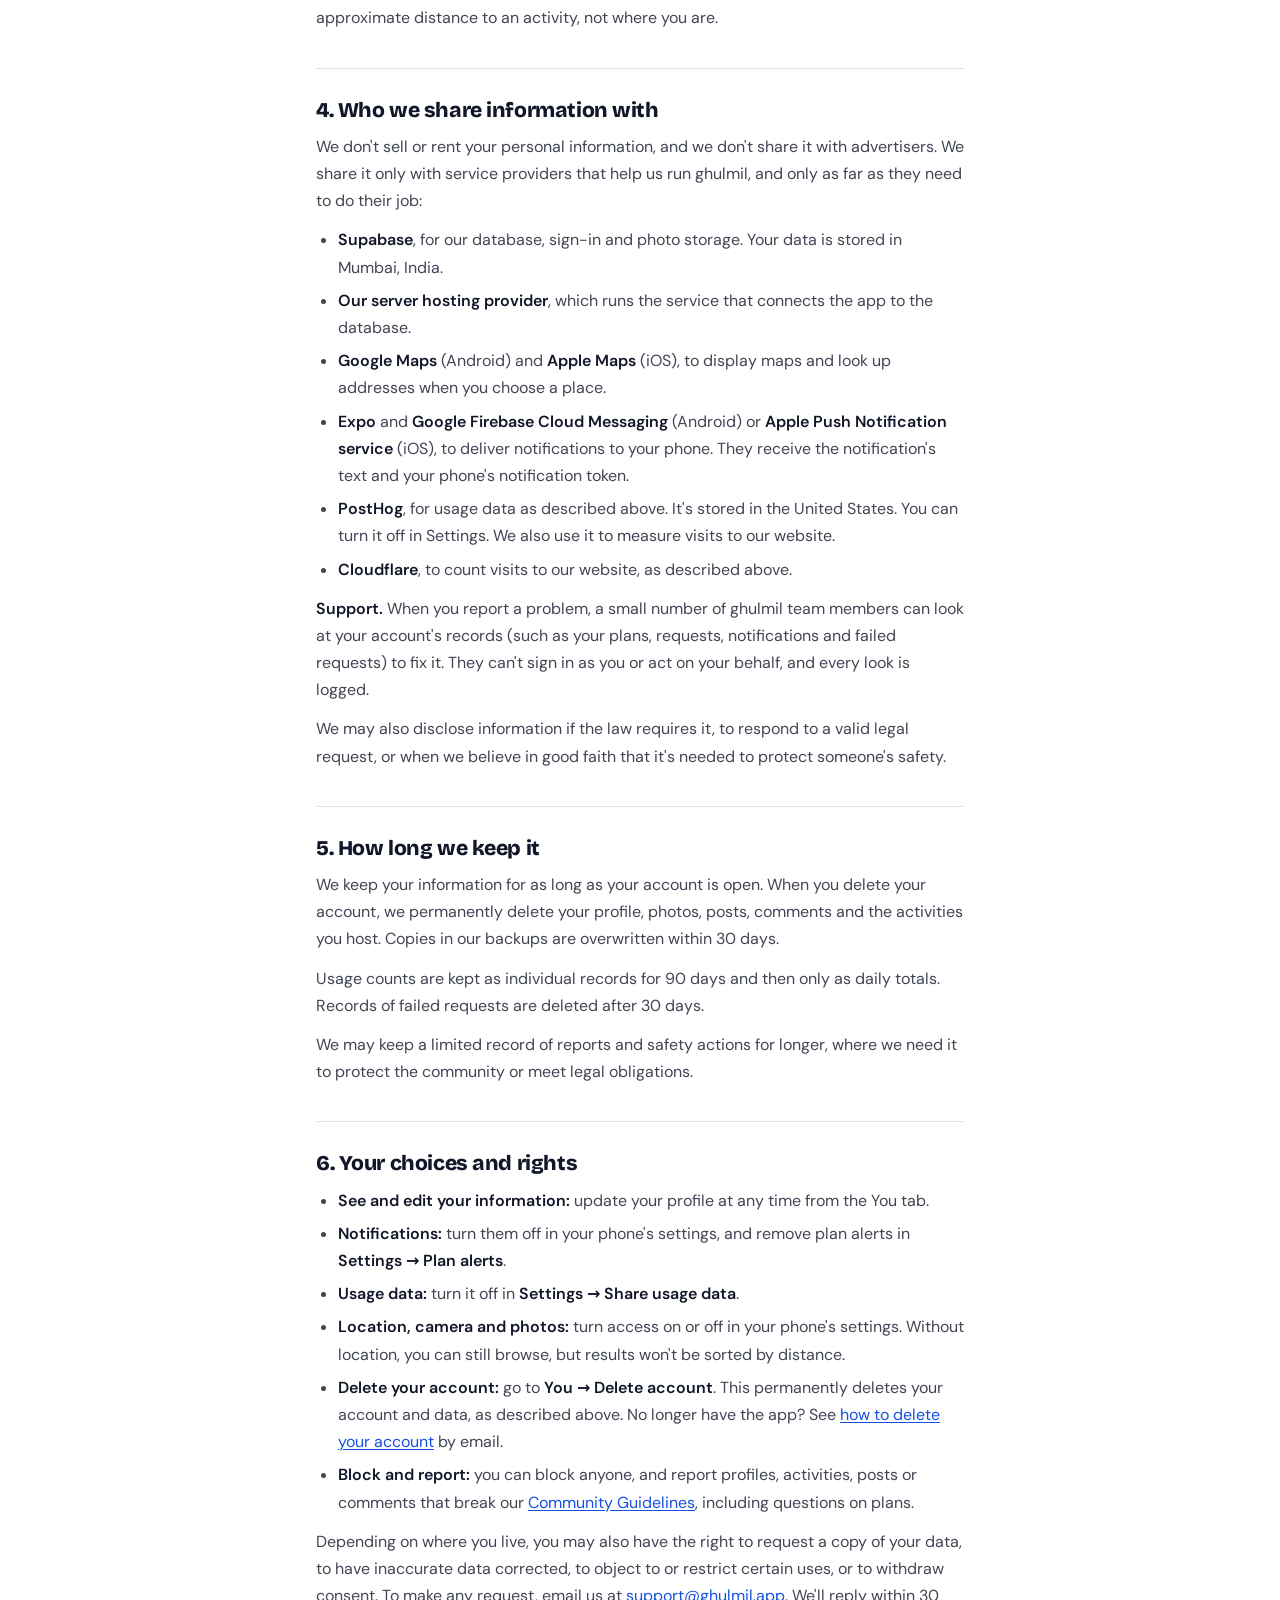
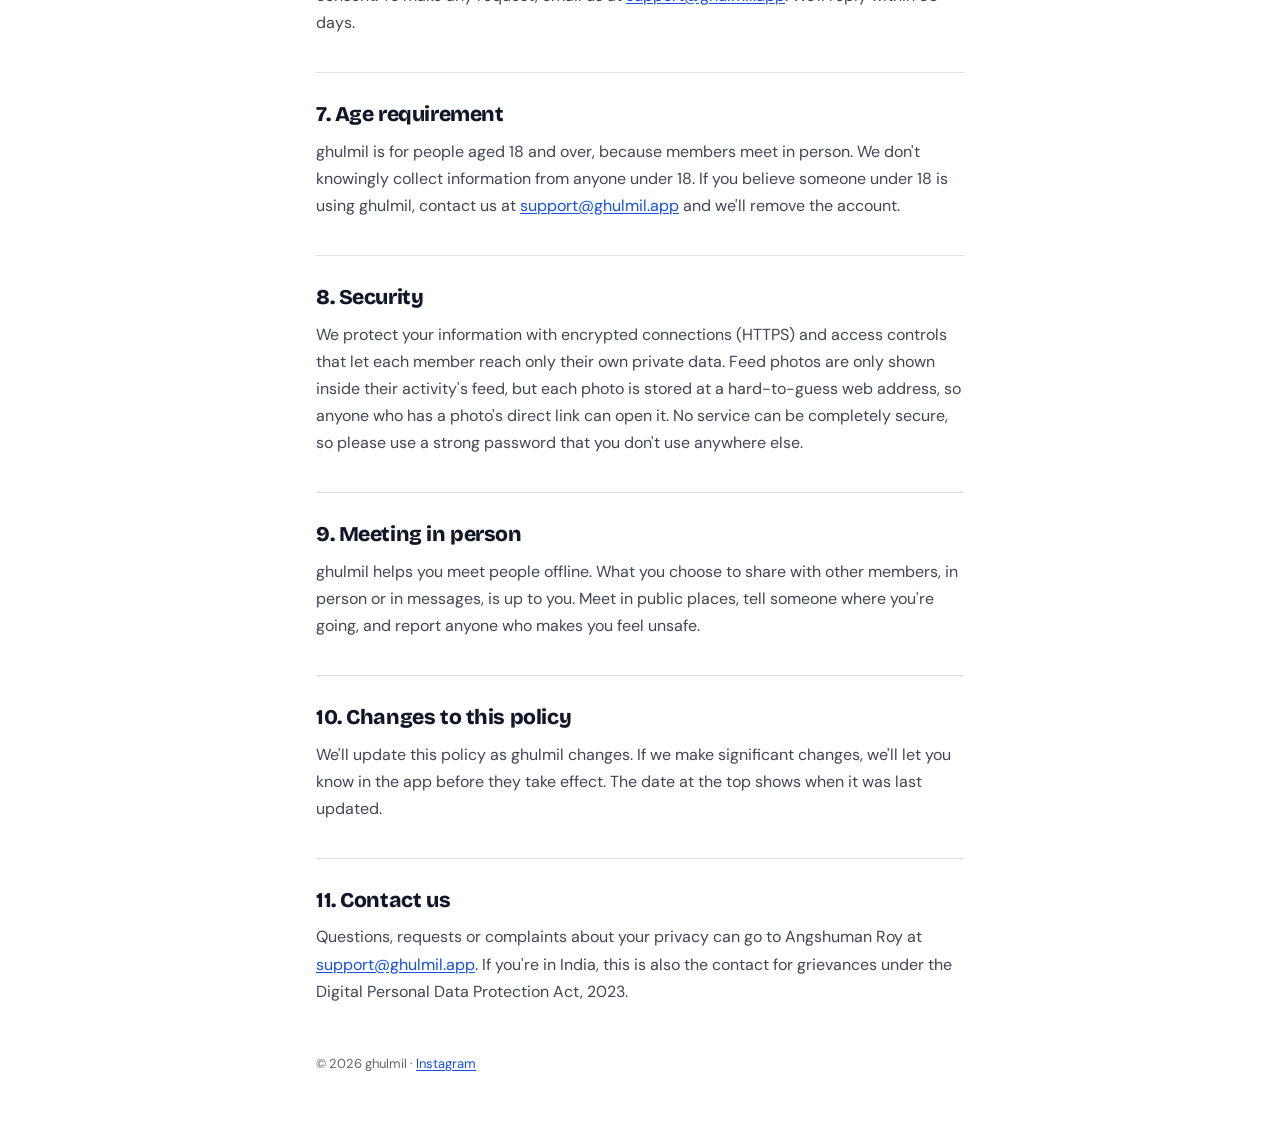
<file: privacy.html>
<!doctype html>
<html lang="en">
<head>
  <meta charset="utf-8">
  <meta name="viewport" content="width=device-width, initial-scale=1">
  <title>Privacy Policy · ghulmil</title>
  <meta name="description" content="How ghulmil collects, uses and protects your information.">
  <meta name="robots" content="index, follow">
  <link rel="canonical" href="https://ghulmil.app/privacy">
  <meta property="og:type" content="article">
  <meta property="og:site_name" content="ghulmil">
  <meta property="og:title" content="Privacy Policy · ghulmil">
  <meta property="og:description" content="How ghulmil collects, uses and protects your information.">
  <meta property="og:url" content="https://ghulmil.app/privacy">
  <meta property="og:image" content="https://ghulmil.app/screens/og.jpg">
  <meta name="twitter:card" content="summary_large_image">
  <link rel="icon" href="favicon.png">
  <link rel="stylesheet" href="style.css">
</head>
<body>

<main>
  <a class="brand" href="./">ghulmil</a>
  <h1>Privacy Policy</h1>
  <p class="updated">Last updated 16 November 2026</p>

  <p class="intro">
    ghulmil helps you find people nearby to do things with: sports, games, music, walks and more. To do that, we
    need some information about you, such as your name, your photo and roughly where you are. This policy explains
    what we collect, why, who can see it, and the choices you have. ghulmil is run by Angshuman Roy.
  </p>

  <section>
    <h2>Summary</h2>
    <ul>
      <li>We collect only what the app needs to work. We don't sell your data or show ads.</li>
      <li>Other members see your public profile, never your exact location or email address.</li>
      <li>Your location is used to show activities near you. You can turn it off at any time.</li>
      <li>You can delete your account and data from inside the app, at any time.</li>
    </ul>
  </section>

  <section>
    <h2>1. Information we collect</h2>
    <p><strong>Account information.</strong> Your name, a username, your email address and your password (stored
      securely by our authentication provider; we never see your password). You can sign in with your username or
      email.</p>
    <p><strong>Profile information.</strong> Your profile photo, which is always a live selfie taken with your phone's
      front camera, plus anything you choose to add: a bio, answers to profile prompts, your city or neighbourhood, and
      your interests.</p>
    <p><strong>Verification.</strong> When you verify your account, we record that you took a profile selfie and
      confirmed your email with a one-time code. We don't use facial recognition or collect biometric data.</p>
    <p><strong>Optional details.</strong> If you choose to add them: your <strong>gender</strong>, which is private and
      used only for women-only plans (women can host them, and verified women can join), and a
      <strong>UPI ID</strong>, so people in your paid plans can pay you. ghulmil never handles payments.</p>
    <p><strong>Location.</strong> With your permission, we use your phone's location while you use the app to show
      activities within your chosen distance. If you save a home location and search radius in your profile, we store
      those too. When you host an activity, we store the place you choose for it.</p>
    <p><strong>Check-ins.</strong> To check in at an activity, you either scan the host's QR code with your camera or
      share your location. Your location is only compared with the activity's place to confirm you're there; we don't
      store it. We record that you checked in and when.</p>
    <p><strong>Activity and participation.</strong> Activities you host, join requests you send or receive, the
      activities you join, save or pass on, waitlist places, attendance, and the show-up rate calculated from them.</p>
    <p><strong>Content you share.</strong> Posts, photos (taken with your camera or chosen from your photo library),
      comments and poll votes in activity feeds, questions you ask hosts and their answers, and any reports you
      submit.</p>
    <p><strong>Plan alerts.</strong> If you ask to be told when a plan appears near you, we store the kind of plan, the
      spot you chose and the distance.</p>
    <p><strong>Notifications.</strong> If you allow notifications, we store a token from your phone that lets us send
      them to it. It's removed when you sign out.</p>
    <p><strong>Technical information.</strong> When the app talks to our servers, we log each request: the time, the
      action requested, the information sent with it, and an error message if something fails. Passwords and sign-in
      tokens are always removed from these logs. We use them to keep the service running and secure. We also record
      when you were last active, and keep a short record of requests that failed on your account so we can fix bugs
      you report.</p>
    <p><strong>Usage data.</strong> To understand what's confusing and improve the app, we record which screens you
      open and which buttons you use (for example "viewed a plan" or "sent a join request"), linked to your account
      ID only. It never includes your name, email, messages, location or contacts, and we don't record your screen.
      You can turn this off in <strong>Settings → Share usage data</strong>. We also count what happens in the service,
      such as plans posted, requests approved and check-ins, to see how ghulmil is doing.</p>
    <p>We don't collect your contacts, your location in the background when the app is closed, or any advertising
      identifiers.</p>
    <p><strong>Our website.</strong> To understand how ghulmil.app is used, we use Cloudflare Web Analytics and
      PostHog. They record which pages are viewed, how long you stay and how far you scroll, which links and buttons you
      click, the referring site, and the general type of browser, device and country. They use no cookies, store
      nothing on your device, don't track you across other websites, and don't identify you. If your browser sends a
      "Do Not Track" signal, PostHog records nothing.</p>
  </section>

  <section>
    <h2>2. How we use your information</h2>
    <ul>
      <li>To create and run your account, and to keep you signed in.</li>
      <li>To show you activities near you that match your interests.</li>
      <li>To handle join requests, waitlists, check-ins and attendance.</li>
      <li>To send you notifications in the app and on your phone, such as approvals, join requests, reminders,
        answers to your questions, and plans that match your alerts.</li>
      <li>To build trust between members, through verification badges and show-up rates.</li>
      <li>To keep the community safe: reviewing reports, enforcing our rules, and preventing fraud and abuse.</li>
      <li>To fix problems and improve the app.</li>
    </ul>
    <p>We process your information to provide the service you've asked for, with your consent (for example, for
      location, camera and photo access), and where needed to keep members safe or to meet legal obligations.</p>
  </section>

  <section>
    <h2>3. What other members can see</h2>
    <p><strong>Your public profile</strong> is visible to other signed-in members: your name, profile photo,
      verification badge, city or neighbourhood, bio, prompt answers, interests, how many activities you've hosted and
      attended, your show-up rate, when you joined, whether you've been active recently, and the upcoming activities
      you host.</p>
    <p><strong>Activities you host</strong>, including their place and time, are visible to members searching nearby.</p>
    <p><strong>Activity feeds</strong> (posts, photos, comments and polls) are visible only to the host and members
      who've been approved to join that activity.</p>
    <p><strong>Questions to hosts</strong> and their answers are visible to every signed-in member who can see that
      plan, with the asker's name and photo.</p>
    <p><strong>Your UPI ID</strong>, if you add one, is shown only to people in your paid plans.</p>
    <p><strong>Shared plan links.</strong> When you share a plan, anyone with the link can see only the plan's name and
      the host's first name. Its time, place and members stay inside the app.</p>
    <p><strong>Never shown to other members:</strong> your email address, your password, your gender, your saved home
      location, and your exact current location. People nearby see an approximate distance to an activity, not where you are.</p>
  </section>

  <section>
    <h2>4. Who we share information with</h2>
    <p>We don't sell or rent your personal information, and we don't share it with advertisers. We share it only with
      service providers that help us run ghulmil, and only as far as they need to do their job:</p>
    <ul>
      <li><strong>Supabase</strong>, for our database, sign-in and photo storage. Your data is stored in Mumbai, India.</li>
      <li><strong>Our server hosting provider</strong>, which runs the service that connects the app to the database.</li>
      <li><strong>Google Maps</strong> (Android) and <strong>Apple Maps</strong> (iOS), to display maps and look up
        addresses when you choose a place.</li>
      <li><strong>Expo</strong> and <strong>Google Firebase Cloud Messaging</strong> (Android) or <strong>Apple Push
        Notification service</strong> (iOS), to deliver notifications to your phone. They receive the notification's
        text and your phone's notification token.</li>
      <li><strong>PostHog</strong>, for usage data as described above. It's stored in the United States. You can turn it
        off in Settings. We also use it to measure visits to our website.</li>
      <li><strong>Cloudflare</strong>, to count visits to our website, as described above.</li>
    </ul>
    <p><strong>Support.</strong> When you report a problem, a small number of ghulmil team members can look at your
      account's records (such as your plans, requests, notifications and failed requests) to fix it. They can't sign in
      as you or act on your behalf, and every look is logged.</p>
    <p>We may also disclose information if the law requires it, to respond to a valid legal request, or when we believe
      in good faith that it's needed to protect someone's safety.</p>
  </section>

  <section>
    <h2>5. How long we keep it</h2>
    <p>We keep your information for as long as your account is open. When you delete your account, we permanently
      delete your profile, photos, posts, comments and the activities you host. Copies in our backups are overwritten
      within 30 days.</p>
    <p>Usage counts are kept as individual records for 90 days and then only as daily totals. Records of failed
      requests are deleted after 30 days.</p>
    <p>We may keep a limited record of reports and safety actions for longer, where we need it to protect the community
      or meet legal obligations.</p>
  </section>

  <section id="your-choices">
    <h2>6. Your choices and rights</h2>
    <ul>
      <li><strong>See and edit your information:</strong> update your profile at any time from the You tab.</li>
      <li><strong>Notifications:</strong> turn them off in your phone's settings, and remove plan alerts in
        <strong>Settings → Plan alerts</strong>.</li>
      <li><strong>Usage data:</strong> turn it off in <strong>Settings → Share usage data</strong>.</li>
      <li><strong>Location, camera and photos:</strong> turn access on or off in your phone's settings. Without location, you
        can still browse, but results won't be sorted by distance.</li>
      <li><strong>Delete your account:</strong> go to <strong>You → Delete account</strong>. This permanently deletes
        your account and data, as described above. No longer have the app? See
        <a href="delete-account">how to delete your account</a> by email.</li>
      <li><strong>Block and report:</strong> you can block anyone, and report profiles, activities, posts or comments
        that break our <a href="guidelines">Community Guidelines</a>, including questions on plans.</li>
    </ul>
    <p>Depending on where you live, you may also have the right to request a copy of your data, to have inaccurate data
      corrected, to object to or restrict certain uses, or to withdraw consent. To make any request, email us at
      <a href="mailto:support@ghulmil.app">support@ghulmil.app</a>. We'll reply within 30 days.</p>
  </section>

  <section>
    <h2>7. Age requirement</h2>
    <p>ghulmil is for people aged 18 and over, because members meet in person. We don't knowingly collect information
      from anyone under 18. If you believe someone under 18 is using ghulmil, contact us at
      <a href="mailto:support@ghulmil.app">support@ghulmil.app</a> and we'll remove the account.</p>
  </section>

  <section>
    <h2>8. Security</h2>
    <p>We protect your information with encrypted connections (HTTPS) and access controls that let each member reach
      only their own private data. Feed photos are only shown inside their activity's feed, but each photo is stored at
      a hard-to-guess web address, so anyone who has a photo's direct link can open it. No service can be completely
      secure, so please use a strong password that you don't use anywhere else.</p>
  </section>

  <section>
    <h2>9. Meeting in person</h2>
    <p>ghulmil helps you meet people offline. What you choose to share with other members, in person or in messages, is
      up to you. Meet in public places, tell someone where you're going, and report anyone who makes you feel unsafe.</p>
  </section>

  <section>
    <h2>10. Changes to this policy</h2>
    <p>We'll update this policy as ghulmil changes. If we make significant changes, we'll let you know in the app before
      they take effect. The date at the top shows when it was last updated.</p>
  </section>

  <section>
    <h2>11. Contact us</h2>
    <p>Questions, requests or complaints about your privacy can go to Angshuman Roy at
      <a href="mailto:support@ghulmil.app">support@ghulmil.app</a>. If you're in India, this is also the contact for grievances
      under the Digital Personal Data Protection Act, 2023.</p>
  </section>

  <footer>© 2026 ghulmil · <a href="https://www.instagram.com/ghulmilapp/" rel="me noopener" target="_blank">Instagram</a></footer>
</main>
<!-- Cloudflare Web Analytics --><script type='module' src='https://static.cloudflareinsights.com/beacon.min.js' data-cf-beacon='{"token": "36fcd78078244037b02cb5e4399aec77"}'></script><!-- End Cloudflare Web Analytics -->
<script src="analytics.js" defer></script>
</body>
</html>
</file>
<file: home.css>
/* Fonts are self-hosted (fonts/): no extra connections to Google, and the
   files are trimmed to what the site uses (Latin). OFL licensed.
   Bricolage Grotesque 800 is the app's heading font. */
@font-face { font-family: "DM Sans"; font-style: normal; font-weight: 400 600; font-display: swap; src: url("fonts/dm-sans.woff2") format("woff2"); }
@font-face { font-family: "Bricolage Grotesque"; font-style: normal; font-weight: 800; font-display: swap; src: url("fonts/bricolage-800.woff2") format("woff2"); }

/* ghulmil.app home: white ground, warm cream surfaces, orange for the main
   action, blue for secondary highlights, navy type. Same palette as the app. */
:root {
  --bg: #ffffff;
  --surface: #fff5e8;
  --ink: #111629;
  --body: rgba(17, 22, 41, 0.8);
  --muted: rgba(17, 22, 41, 0.66);
  --rule: rgba(17, 22, 41, 0.13);
  --orange: #ff5a1f;
  /* Contrast-checked (WCAG AA) versions of the orange:
     --orange-text: small text on white/cream (5.9:1 or more).
     --orange-big:  large headings and icons only (3:1 or more).
     --orange-fill: behind white text (4.9:1). --orange-press: hover. */
  --orange-text: #ad3909;
  --orange-big: #e0520e;
  --orange-fill: #cf4410;
  --orange-fill-top: #e8530f;
  --orange-press: #b53a0c;
  --orange-tint: #fff0e6;
  --blue: #1550e0;
  --blue-tint: #e9f0ff;
  --peach: #ffe3cc;
  --display: "Bricolage Grotesque", "DM Sans", system-ui, sans-serif;
  --sans: "DM Sans", system-ui, -apple-system, "Segoe UI", sans-serif;
  /* Old names, still used by the sections below the hero. */
  --cream: var(--bg);
  --paper: var(--surface);
  --serif: var(--display);
  --wrap: 1240px;
  --dots: radial-gradient(circle, rgba(255, 90, 31, 0.5) 1.3px, transparent 1.7px);
  color-scheme: light;
}

* { box-sizing: border-box; }
html { -webkit-text-size-adjust: 100%; scroll-behavior: smooth; scroll-padding-top: 80px; }
body {
  margin: 0;
  background: var(--bg);
  color: var(--body);
  font: 400 17px/1.6 var(--sans);
  overflow-x: hidden;
}
img { display: block; max-width: 100%; height: auto; }
a { color: inherit; }
h1, h2, h3 { font-family: var(--display); color: var(--ink); font-weight: 800; margin: 0; }
h1 em, h2 em, h3 em { color: var(--orange-big); font-style: normal; }
p { margin: 0; }

/* Keyboard focus: a clear ring everywhere, light on the dark download panel. */
:focus-visible { outline: 3px solid var(--blue); outline-offset: 3px; border-radius: 6px; }
.cta :focus-visible { outline-color: #fff; }
.skip {
  position: absolute; left: 16px; top: -100px; z-index: 100;
  background: var(--ink); color: #fff; padding: 12px 20px; border-radius: 12px;
  font-weight: 600; text-decoration: none;
}
.skip:focus { top: 12px; }

.eyebrow {
  display: flex; align-items: center; gap: 12px;
  font-size: 13px; font-weight: 600; letter-spacing: 0.18em; text-transform: uppercase;
  color: var(--orange-text); margin-bottom: 14px;
}
.eyebrow::before { content: ""; width: 28px; height: 1.5px; background: currentColor; }

/* ---------- Header ---------- */
.top {
  position: sticky; top: 0; z-index: 20;
  background: color-mix(in srgb, var(--bg) 88%, transparent);
  backdrop-filter: blur(10px); -webkit-backdrop-filter: blur(10px);
}
.top-inner {
  max-width: var(--wrap); margin: 0 auto; padding: 18px 24px;
  display: flex; align-items: center; gap: 24px;
  border-bottom: 1px solid transparent;
  transition: padding 0.25s, border-color 0.25s;
}
.top.stuck .top-inner { padding-top: 12px; padding-bottom: 12px; border-bottom-color: var(--rule); }
.wordmark {
  font: 800 30px/1 var(--display); letter-spacing: -0.03em; color: var(--ink); text-decoration: none;
}
.wordmark span { color: var(--orange); }
.top nav { display: flex; gap: 34px; margin: 0 auto; }
.top nav a { text-decoration: none; font-weight: 500; font-size: 16px; color: var(--ink); position: relative; }
.top nav a::after {
  content: ""; position: absolute; left: 0; right: 0; bottom: -4px; height: 2px;
  background: var(--orange); transform: scaleX(0); transform-origin: left; transition: transform 0.25s;
}
.top nav a:hover::after, .top nav a:focus-visible::after { transform: scaleX(1); }

.pill {
  display: inline-flex; align-items: center; justify-content: center; gap: 8px; min-height: 52px;
  background: linear-gradient(var(--orange-fill-top), var(--orange-fill)); color: #fff; text-decoration: none;
  font: 600 17px/1 var(--sans); padding: 0 30px; border: 0; border-radius: 999px; cursor: pointer;
  box-shadow: 0 8px 20px -6px rgba(207, 68, 16, 0.5);
  transition: transform 0.2s, background 0.2s, box-shadow 0.2s;
}
.pill:hover { background: var(--orange-press); transform: translateY(-2px); box-shadow: 0 12px 26px -6px rgba(207, 68, 16, 0.55); }
.pill span { transition: transform 0.2s; }
.pill:hover span { transform: translateX(3px); }
.pill-sm { min-height: 42px; padding: 0 20px; font-size: 15px; }
/* Secondary action: white with a blue edge, as in the app. */
.pill-ghost { background: #fff; color: var(--blue); box-shadow: inset 0 0 0 2px var(--blue); }
.pill-ghost:hover { background: var(--blue-tint); box-shadow: inset 0 0 0 2px var(--blue); }

/* ---------- Hero ---------- */
/* The friends stand along the bottom edge of the hero, where its pale wash meets the white page:
   their artwork is cut at the waist, so that edge reads as something they are standing behind. */
.hero {
  position: relative; overflow: hidden; isolation: isolate; text-align: center;
  background: linear-gradient(#fff 30%, #eaf0ff);
}
.hero::before {
  content: ""; position: absolute; inset: 0; z-index: -1; pointer-events: none;
  background:
    radial-gradient(44% 56% at 50% 100%, rgba(255, 90, 31, 0.2), transparent 70%),
    radial-gradient(40% 50% at 100% 0%, rgba(255, 90, 31, 0.1), transparent 70%),
    radial-gradient(40% 50% at 0% 8%, rgba(21, 80, 224, 0.07), transparent 70%);
}
.hero-copy { max-width: 920px; margin: 0 auto; padding: 36px 24px 0; }
.hero h1 { font-size: clamp(38px, 5.8vw, 80px); line-height: 1; letter-spacing: -0.035em; }
.lede { margin: 22px auto 0; max-width: 30em; font-size: clamp(17px, 1.45vw, 20px); color: var(--body); }
.hero-actions { display: flex; align-items: center; justify-content: center; gap: 14px; margin-top: 30px; flex-wrap: wrap; }
.hero-note { margin-top: 20px; font-size: 15px; font-weight: 500; color: var(--muted); }
.hero-note span { color: var(--blue); font-weight: 600; }

/* The copy rises in on load. On a first visit (html.intro) it waits for the friends to arrive. */
.rise { animation: rise 0.9s cubic-bezier(.2, .7, .2, 1) backwards; }
.hero-copy .rise:nth-child(2) { animation-delay: 0.12s; }
.hero-copy .rise:nth-child(3) { animation-delay: 0.24s; }
.hero-copy .rise:nth-child(4) { animation-delay: 0.36s; }
@keyframes rise { from { opacity: 0; transform: translateY(18px); } }
/* story.js adds intro-copy when it is the headline's turn. */
.intro:not(.intro-copy) .hero-copy .rise { animation: none; opacity: 0; }

/* ---------- The friends ---------- */
.cast { position: relative; max-width: 1080px; margin: 10px auto 0; height: clamp(240px, min(31vw, 41vh), 410px); text-align: left; }
.cast::before {   /* orange halftone sun rising behind them */
  content: ""; position: absolute; z-index: -1; left: 50%; bottom: -34%; width: 52%; aspect-ratio: 1; translate: -50% 0;
  background: var(--dots) 0 0 / 10px 10px;
  -webkit-mask-image: radial-gradient(closest-side, #000 45%, transparent);
  mask-image: radial-gradient(closest-side, #000 45%, transparent);
}
.mascot { position: absolute; bottom: 0; height: calc(100% - 72px); transform: translateX(-50%); pointer-events: none; }
.mascot[data-who="bubli"] { aspect-ratio: 673 / 560; }
.mascot[data-who="sahib"] { aspect-ratio: 825 / 560; }
.mascot[data-who="dipa"] { aspect-ratio: 613 / 560; }
.mascot[data-who="bumba"] { aspect-ratio: 659 / 560; }
.cast .mascot[data-who="bubli"] { left: 14%; z-index: 1; }
.cast .mascot[data-who="bumba"] { left: 38%; }
.cast .mascot[data-who="dipa"] { left: 62%; }
.cast .mascot[data-who="sahib"] { left: 86%; z-index: 1; }
.mascot-move { width: 100%; height: 100%; animation: sway 5s ease-in-out infinite; transform-origin: 50% 100%; }
.mascot[data-who="sahib"] .mascot-move { animation-delay: -2.2s; }
.mascot[data-who="dipa"] .mascot-move { animation-delay: -3.4s; }
.mascot[data-who="bumba"] .mascot-move { animation-delay: -1.1s; }
.mascot img { width: 100%; height: 100%; max-width: none; transform-origin: 50% 100%; }
/* Whoever stands on the right is mirrored, so the group faces inward. The head is centred on the artwork, so it stays put. */
.mascot.flip img { transform: scaleX(-1); }
.mascot.pop img { animation: pop 0.36s cubic-bezier(.3, 1.6, .5, 1); }
.mascot.flip.pop img { animation-name: pop-flip; }
@keyframes pop { from { transform: scale(0.94, 0.9); } }
@keyframes pop-flip { from { transform: scale(-0.94, 0.9); } to { transform: scaleX(-1); } }
@keyframes sway { 50% { transform: translateY(-1.2%) rotate(0.5deg); } }

/* First visit: they arrive one after another. */
.intro .mascot-move { animation: none; opacity: 0; }
.intro .mascot.in .mascot-move { opacity: 1; animation: rise-in 0.6s cubic-bezier(.3, 1.4, .5, 1) backwards; }
.intro .mascot[data-who="sahib"].in .mascot-move { animation: slide-in 0.8s cubic-bezier(.2, .8, .2, 1) backwards; }
.intro .mascot[data-who="bubli"].in .mascot-move { animation: rush-in 0.95s cubic-bezier(.3, .7, .4, 1) backwards; }
.intro .mascot[data-who="dipa"].in .mascot-move { animation-delay: 0.15s; }
@keyframes slide-in { from { transform: translateX(90%); opacity: 0; } }
@keyframes rise-in { from { transform: translateY(100%); } }
/* She runs in too fast, overshoots, and bounces back. */
@keyframes rush-in {
  0% { transform: translateX(-130%) rotate(8deg); }
  55% { transform: translateX(16%) rotate(-5deg); }
  78% { transform: translateX(-5%) rotate(2deg); }
  100% { transform: none; }
}

.bubble {
  position: absolute; top: 0; z-index: 2; max-width: 60%; margin: 0; padding: 12px 18px; border-radius: 20px;
  border: 2px solid; font: 800 clamp(15px, 1.5vw, 20px)/1.25 var(--display); color: var(--ink);
  opacity: 0; transform: scale(0.6); transition: opacity 0.2s, transform 0.3s cubic-bezier(.3, 1.6, .5, 1);
}
.bubble.on, .no-js .bubble { opacity: 1; transform: none; }
.bubble::after {
  content: ""; position: absolute; bottom: -8px; width: 13px; height: 13px; background: inherit;
  border: solid; border-color: inherit; border-width: 0 2px 2px 0; transform: rotate(45deg);
}
/* Colour says who is speaking; data-side says which side they are standing on. */
.bubble, .bubble[data-who="bubli"] { background: var(--orange-tint); border-color: var(--orange); }
.bubble[data-who="sahib"] { background: var(--blue-tint); border-color: var(--blue); }
.bubble[data-who="dipa"] { background: #e3f5ee; border-color: #1f8a6d; }
.bubble[data-who="bumba"] { background: #fff4d1; border-color: #e0a100; }
.bubble[data-side="left"] { left: 6%; transform-origin: 20% 100%; }
.bubble[data-side="left"]::after { left: 26%; }
.bubble[data-side="right"] { right: 6%; transform-origin: 80% 100%; }
.bubble[data-side="right"]::after { right: 26%; }
.bubble[data-side="midleft"] { left: 24%; transform-origin: 30% 100%; }
.bubble[data-side="midleft"]::after { left: 24%; }
.bubble[data-side="midright"] { right: 24%; transform-origin: 70% 100%; }
.bubble[data-side="midright"]::after { right: 24%; }
.bubble[data-side="both"] { left: 50%; translate: -50% 0; white-space: nowrap; }
.bubble[data-side="both"]::after { display: none; }

.stage-ctl { display: flex; justify-content: flex-end; flex-wrap: wrap; max-width: var(--wrap); margin: 6px auto 0; padding: 0 16px; min-height: 44px; }
.text-btn {
  display: inline-flex; align-items: center; gap: 8px; min-height: 44px; padding: 0 14px;
  font: 500 14px/1 var(--sans); color: var(--ink); background: none; border: 0; border-radius: 999px; cursor: pointer;
}
.text-btn:hover { background: var(--blue-tint); color: var(--blue); }
.text-btn svg { width: 16px; height: 16px; fill: none; stroke: currentColor; stroke-width: 2; stroke-linecap: round; stroke-linejoin: round; }
#intro-skip, .intro #intro-replay, .no-js .stage-ctl { display: none; }
.intro #intro-skip { display: inline-flex; }

/* Pause control for everything that loops (WCAG 2.2.2). */
.text-btn svg.solid { fill: currentColor; stroke: none; }
.motion-toggle .i-play, .paused .motion-toggle .i-pause { display: none; }
.paused .motion-toggle .i-play { display: inline; }
.paused .mascot-move, .paused .kinds-row, .paused .float, .paused .cta-sun { animation-play-state: paused; }

/* ---------- Scenes ---------- */
.content { max-width: var(--wrap); margin: 0 auto; padding: 0 24px; }
h2 { font-size: clamp(34px, 4.6vw, 60px); line-height: 1.04; letter-spacing: -0.03em; }

.scene {
  display: grid; grid-template-columns: 1fr 1fr; gap: 40px 64px; align-items: center;
  padding: 120px 0 0;
}
.scene > * { min-width: 0; }   /* lets the drifting row be clipped instead of widening the column */
.scene.flip .scene-visual { order: -1; }
.sub { margin-top: 18px; font-size: 18px; max-width: 30em; }
.chips { list-style: none; display: flex; flex-wrap: wrap; gap: 10px; margin: 26px 0 0; padding: 0; }
.chips li {
  padding: 9px 16px; border-radius: 999px; background: var(--surface); color: var(--ink);
  font-weight: 500; font-size: 15px; transition: background 0.3s, color 0.3s, transform 0.3s;
}
/* The feature Bubli or Sahib is talking about. */
.chips li.on { background: var(--blue); color: #fff; transform: translateY(-3px); }
.link-cta {
  display: inline-flex; align-items: center; gap: 8px; min-height: 44px; margin-top: 22px;
  font-weight: 600; color: var(--blue); text-decoration: none;
}
.link-cta span { transition: transform 0.2s; }
.link-cta:hover { text-decoration: underline; text-underline-offset: 4px; }
.link-cta:hover span { transform: translateX(3px); }

/* Hidden-until-scrolled only when JS is running, so nothing stays invisible if the script fails. */
.reveal { transition: opacity 0.8s ease, transform 0.8s cubic-bezier(.2, .7, .2, 1); }
.js .reveal { opacity: 0; transform: translateY(26px); }
.js .reveal.in { opacity: 1; transform: none; }
.scene-visual.reveal { transition-delay: 0.12s; }
/* "A phone rises from the bottom." */
.js .scene-visual.reveal { transform: translateY(70px); }

/* The pair, small, under each section's words: no frame, just the two of them behind a hairline,
   each with a soft glow of their bubble's colour. */
.duo {
  position: relative; height: 270px; margin-top: 26px; overflow: hidden; isolation: isolate;
  border-bottom: 1.5px solid var(--rule);
  background:
    radial-gradient(26% 62% at 19% 100%, rgba(255, 90, 31, 0.16), transparent 72%),
    radial-gradient(26% 62% at 81% 100%, rgba(21, 80, 224, 0.13), transparent 72%);
}
.duo.swap { background:
    radial-gradient(26% 62% at 19% 100%, rgba(21, 80, 224, 0.13), transparent 72%),
    radial-gradient(26% 62% at 81% 100%, rgba(255, 90, 31, 0.16), transparent 72%); }
.duo .mascot { height: 66%; transition: height 0.3s, opacity 0.3s; }
.duo.four { background: radial-gradient(60% 70% at 50% 100%, rgba(255, 90, 31, 0.12), transparent 72%); }
.duo.four .mascot { height: 58%; }
.duo.four .bubble { max-width: 62%; }
.duo.four .mascot[data-who="bubli"] { left: 13%; }
.duo.four .mascot[data-who="bumba"] { left: 38%; }
.duo.four .mascot[data-who="dipa"] { left: 62%; }
.duo.four .mascot[data-who="sahib"] { left: 87%; }
.duo .mascot[data-who="bubli"] { left: 19%; }
.duo .mascot[data-who="sahib"] { left: 81%; }
.duo.swap .mascot[data-who="bubli"] { left: 81%; }
.duo.swap .mascot[data-who="sahib"] { left: 19%; }
.duo .bubble { top: 16px; max-width: 74%; font-size: clamp(14px, 1.25vw, 17px); padding: 10px 16px; }
/* Without the animation (no script, or reduced motion) what they say is a short written exchange. */
.lines { list-style: none; margin: 14px 0 0; padding: 0; display: grid; gap: 6px; font-size: 15px; }
.lines li::before { font-weight: 600; color: var(--ink); }
.lines li[data-who="bubli"]::before { content: "Bubli: "; color: var(--orange-text); }
.lines li[data-who="sahib"]::before { content: "Sahib: "; color: var(--blue); }
.lines li[data-who="dipa"]::before { content: "Dipa: "; color: #17705a; }
.lines li[data-who="bumba"]::before { content: "Bumba: "; color: #8a6200; }
.lines li[data-who="both"]::before { content: "Everyone: "; }
.talk .lines {   /* shown in the bubble instead; still read out by screen readers */
  position: absolute; width: 1px; height: 1px; margin: -1px; overflow: hidden; clip-path: inset(50%); white-space: nowrap;
}

/* Phone. --sb is the screen's own background, shown while a picture loads and below a short one. */
.device {
  --sb: #f8f9fb;
  position: relative; z-index: 1; width: min(310px, 76vw); margin: 0 auto; padding: 9px; border-radius: 44px;
  background: #16181f;
  box-shadow: inset 0 0 0 2px #343846, 0 30px 60px -22px rgba(17, 22, 41, 0.5), 0 10px 20px rgba(17, 22, 41, 0.12);
}
.device.dark { --sb: #0e1319; }
.device-screen { position: relative; aspect-ratio: 9 / 17.4; border-radius: 36px; overflow: hidden; background: var(--sb); }
.device-screen img {
  position: absolute; inset: 0; width: 100%; height: 100%; max-width: none; object-fit: cover; object-position: top;
  opacity: 0; transition: opacity 0.5s;
}
.device-screen img.on { opacity: 1; }
/* Only the top of the phone: for screens where the top is the part worth showing. */
.device.peek {
  width: min(400px, 86vw); padding-bottom: 0; border-radius: 44px 44px 0 0; box-shadow: inset 0 0 0 2px #343846;
  -webkit-mask-image: linear-gradient(#000 72%, transparent); mask-image: linear-gradient(#000 72%, transparent);
}
.device.peek .device-screen { aspect-ratio: 640 / 405; border-radius: 36px 36px 0 0; }

.scene-visual { position: relative; padding: 20px 0; }
#about .scene-visual { padding: 70px 0 90px; }
.scene-visual::before {   /* pale disc behind the phone */
  content: ""; position: absolute; z-index: 0; left: 50%; top: 50%; width: min(480px, 96%); aspect-ratio: 1;
  transform: translate(-50%, -50%); border-radius: 50%; background: var(--blue-tint);
}
.scene-visual.warm::before { background: var(--orange-tint); }
.scene-visual.plain::before { display: none; }

/* Activity kinds, cut from the app's Host screen. */
.kind { border-radius: 16px; box-shadow: 0 12px 24px -12px rgba(17, 22, 41, 0.45); }
.float { position: absolute; z-index: 2; width: 118px; animation: bob 6s ease-in-out infinite; }
.float-a { left: 0; top: 0; transform: rotate(-6deg); }
.float-b { right: 0; top: 40%; transform: rotate(5deg); animation-delay: -2s; }
.float-c { left: 4%; bottom: 0; transform: rotate(3deg); animation-delay: -4s; }
@keyframes bob { 50% { translate: 0 -10px; } }
.kinds { position: relative; z-index: 1; overflow: hidden; margin-top: 22px; padding: 6px 0 22px;
  -webkit-mask-image: linear-gradient(90deg, transparent, #000 12%, #000 88%, transparent);
  mask-image: linear-gradient(90deg, transparent, #000 12%, #000 88%, transparent); }
.kinds-row { display: flex; gap: 14px; width: max-content; margin: 0; padding: 0; list-style: none; }
.kinds-row img { width: 168px; }
.kinds-row.loop { animation: slide 36s linear infinite; }
@keyframes slide { to { transform: translateX(calc(-50% - 7px)); } }

/* Discover: asking to join. */
.chalo {
  position: relative; z-index: 1; display: flex; align-items: center; gap: 14px; flex-wrap: wrap;
  margin: 0 auto; max-width: 400px; padding: 16px 20px; border-radius: 22px; background: #fff;
  border: 1px solid var(--rule); box-shadow: 0 18px 36px -22px rgba(17, 22, 41, 0.4); font-weight: 500; color: var(--ink);
}
.chalo-btn {
  margin-left: auto; padding: 10px 22px; border-radius: 999px; color: #fff; font-weight: 600;
  background-color: var(--orange-fill); transition: transform 0.25s, background-color 0.3s;
}
.chalo-ok { flex-basis: 100%; font-size: 14px; color: var(--blue); font-weight: 600; opacity: 0; transition: opacity 0.4s 0.25s; }
.fx-chalo .chalo-btn { background-color: var(--blue); transform: scale(0.94); }
.fx-chalo .chalo-ok { opacity: 1; }

/* Tolis: separate people become one circle. */
.toli {
  position: relative; z-index: 1; max-width: 420px; margin: 0 auto; padding: 28px 26px; border-radius: 28px;
  background: #fff; border: 1px solid var(--rule); box-shadow: 0 24px 48px -28px rgba(17, 22, 41, 0.45);
}
.people { display: flex; justify-content: center; height: 78px; margin: 0 0 20px; padding: 0; list-style: none; }
.people li {
  flex: none; width: 68px; height: 68px; margin: 0 9px; border-radius: 50%; border: 3px solid #fff;
  overflow: hidden; background: var(--blue-tint); box-shadow: 0 6px 14px -6px rgba(17, 22, 41, 0.4);
  transition: margin 0.9s cubic-bezier(.3, 1.4, .5, 1), transform 0.9s cubic-bezier(.3, 1.4, .5, 1);
}
.people li:nth-child(2n) { background: var(--orange-tint); transform: translateY(8px); }
.people li:nth-child(3n) { transform: translateY(-6px); }
/* The head is the top middle of each artwork: zoom in on it. */
.people img { width: 190%; max-width: none; margin: 6% 0 0 -45%; }
.people li:first-child img { margin-top: -26%; }   /* Bubli's bun puts her face lower */
.fx-gather .people li { margin: 0 -7px; transform: none; }
.toli h3 { font-size: 24px; text-align: center; }
.toli p { text-align: center; font-size: 15px; margin-top: 4px; }
.week { display: grid; grid-template-columns: repeat(7, 1fr); gap: 6px; margin: 20px 0 0; padding: 0; list-style: none; }
.week li {
  padding: 9px 0; border-radius: 12px; background: var(--surface); text-align: center;
  font-size: 13px; font-weight: 600; color: var(--muted);
}
.week li.meet { transition: background 0.4s 0.5s, color 0.4s 0.5s; }
.fx-gather .week li.meet, .still .week li.meet, .no-js .week li.meet { background: var(--blue); color: #fff; }
.toli-note { opacity: 0; transition: opacity 0.5s 0.6s; }
.fx-gather .toli-note, .still .toli-note, .no-js .toli-note { opacity: 1; }

/* Safety */
.cards { grid-column: 1 / -1; list-style: none; padding: 0; margin: 0; display: grid; grid-template-columns: repeat(4, 1fr); gap: 18px; }
.cards li {
  background: var(--surface); border: 1.5px solid transparent; border-radius: 24px; padding: 26px 22px;
  transition: transform 0.3s, border-color 0.3s, background 0.3s;
}
.cards li.on { border-color: var(--blue); background: var(--blue-tint); transform: translateY(-4px); }
.cards b {
  display: grid; place-items: center; width: 50px; height: 50px; border-radius: 50%;
  background: var(--blue); color: #fff; font-size: 18px; margin-bottom: 18px;
}
.cards b svg { width: 24px; fill: none; stroke: currentColor; stroke-width: 2.2; stroke-linecap: round; stroke-linejoin: round; }
.cards h3 { font-size: 22px; margin-bottom: 6px; }
.cards p { font-size: 15.5px; }

/* Download */
.cta {
  position: relative; margin-top: 120px; padding: 72px 56px 0 !important; align-items: end;
  border-radius: 36px; background: var(--ink); color: rgba(255, 255, 255, 0.82); overflow: hidden; isolation: isolate;
}
.cta .scene-copy { padding-bottom: 64px; }
.cta h2 { color: #fff; font-size: clamp(46px, 6.4vw, 88px); }
.cta .eyebrow { color: #ff9b5e; }
.cta .link-cta { color: #9dbcff; margin: 14px 0 0 6px; }
.cta .duo { border-bottom-color: rgba(255, 255, 255, 0.22); }
.cta .lines li::before { color: #fff; }
.cta-sun {
  position: absolute; z-index: -1; right: -60px; top: 50%; width: 460px; aspect-ratio: 1; margin-top: -200px;
  border-radius: 50%; background: var(--dots) 0 0 / 10px 10px, radial-gradient(circle, rgba(255, 90, 31, 0.85), rgba(21, 80, 224, 0.3) 72%);
  animation: glow 8s ease-in-out infinite;
}
@keyframes glow { 50% { transform: scale(1.06); opacity: 0.85; } }
.cta .scene-visual { padding: 0; align-self: end; }
.cta .scene-visual::before { display: none; }
.cta .device.peek { -webkit-mask-image: none; mask-image: none; width: min(340px, 80vw); }
.cta .device.peek .device-screen { aspect-ratio: 640 / 717; }
/* The finishing flourish: a few sparks beside each of them. */
.duo::before, .duo::after {
  content: ""; position: absolute; z-index: 2; top: 30%; width: 34px; height: 34px; opacity: 0;
  background: linear-gradient(var(--orange), var(--orange)) 2px 60% / 4px 13px no-repeat,
              linear-gradient(#6b9bff, #6b9bff) 15px 30% / 4px 16px no-repeat,
              linear-gradient(var(--orange), var(--orange)) 28px 60% / 4px 13px no-repeat;
}
.duo::before { left: 36%; transform: rotate(-24deg); }
.duo::after { right: 36%; transform: rotate(24deg); }
.fx-cheer .duo::before, .fx-cheer .duo::after { animation: spark 1.1s ease-out 2; }
@keyframes spark { 0% { opacity: 0; translate: 0 14px; } 35% { opacity: 1; } 100% { opacity: 0; translate: 0 -14px; } }

.store {
  display: inline-flex; align-items: center; gap: 12px; margin-top: 30px;
  padding: 12px 24px 12px 18px; border-radius: 16px; background: #fff; color: var(--ink);
  text-decoration: none; transition: transform 0.2s;
}
.store svg { width: 26px; color: var(--orange-big); }
.store small { display: block; font-size: 12px; color: var(--muted); }
.store strong { display: block; font-size: 19px; font-weight: 600; line-height: 1.1; }
.store[href]:hover { transform: translateY(-2px); }
.store:not([href]) { cursor: default; }

/* ---------- Guided tour ---------- */
.tour {
  position: fixed; z-index: 30; left: 50%; bottom: 14px; transform: translateX(-50%);
  display: flex; align-items: center; gap: 4px; max-width: calc(100vw - 20px); padding: 6px;
  border-radius: 999px; background: var(--ink); color: #fff; box-shadow: 0 16px 40px -12px rgba(17, 22, 41, 0.6);
}
.tour[hidden] { display: none; }
.tour-where { padding: 0 12px 0 14px; font-size: 14px; font-weight: 500; white-space: nowrap; }
.tour button {
  min-height: 44px; padding: 0 14px; border: 0; border-radius: 999px; background: none; color: #fff;
  font: 500 14px/1 var(--sans); cursor: pointer; white-space: nowrap;
}
.tour button:hover { background: rgba(255, 255, 255, 0.14); }
.tour button.main { background: var(--orange-fill); font-weight: 600; }
.tour button.main:hover { background: var(--orange-press); }
.tour :focus-visible { outline-color: #fff; }
/* Room under the page so the bar never sits on the last button. */
.touring body { padding-bottom: 76px; }

/* Footer */
.foot { margin-top: 100px; position: relative; background: var(--surface); }
.skyline { display: block; width: 100%; height: auto; aspect-ratio: 1440 / 170; background: var(--bg); }
.foot-inner {
  max-width: var(--wrap); margin: 0 auto; padding: 48px 24px 24px;
  display: grid; grid-template-columns: 1.4fr 1fr 1fr; gap: 40px;
}
.foot-brand p { margin-top: 12px; color: var(--muted); }
.foot-col { display: flex; flex-direction: column; gap: 8px; }
.foot-col h2 { margin: 0 0 6px; font: 600 13px/1 var(--sans); letter-spacing: 0.16em; text-transform: uppercase; color: var(--orange-text); }
.foot-col a { text-decoration: none; font-weight: 500; padding: 4px 0; }
.foot-col .ico-link { display: inline-flex; align-items: center; gap: 10px; }
.foot-col .ico-link svg { width: 20px; height: 20px; flex: none; fill: none; stroke: currentColor; stroke-width: 1.8; stroke-linecap: round; stroke-linejoin: round; }
.foot-col a:hover { color: var(--orange-text); text-decoration: underline; text-underline-offset: 3px; }
.copy { max-width: var(--wrap); margin: 0 auto; padding: 20px 24px 32px; font-size: 14px; color: var(--muted); border-top: 1px solid var(--rule); }

/* ---------- Tablet & mobile ---------- */
@media (max-width: 1100px) {
  .top nav { gap: 22px; }
  .top nav a { font-size: 15px; }
}
@media (max-width: 980px) {
  .top nav { display: none; }
  .top-inner { justify-content: space-between; }
  .cards { grid-template-columns: 1fr 1fr; }
}

@media (max-width: 820px) {
  .hero-copy { padding: 28px 20px 0; }
  .cast { height: max(200px, 44vw); margin-top: 4px; }
  .cast .mascot { height: calc(100% - 58px); }
  .cast .mascot[data-who="sahib"] { left: 85%; }
  .bubble { padding: 9px 14px; border-radius: 16px; max-width: 70%; }
  .stage-ctl { justify-content: center; }

  .scene { grid-template-columns: 1fr; padding-top: 88px; gap: 28px; }
  .scene.flip .scene-visual { order: 0; }
  .duo { height: 230px; }
  /* One of them in front at a time: whoever is speaking. */
  .duo.live .mascot { height: 54%; opacity: 0.55; }
  .duo.live .mascot.speaking { height: 70%; opacity: 1; z-index: 1; }
  .float { width: 96px; }
  .cta { padding: 56px 24px 0 !important; border-radius: 28px; }
  .cta .scene-copy { padding-bottom: 8px; }
  .cta-sun { width: 320px; right: -140px; top: 0; margin-top: -60px; }
}

@media (max-width: 560px) {
  body { font-size: 16px; }
  .wordmark { font-size: 26px; }
  .hero-actions .pill { flex: 1 1 auto; padding: 0 20px; }
  .content { padding: 0 20px; }
  .cards { grid-template-columns: 1fr; }
  .people li { width: 56px; height: 56px; margin: 0 5px; }
  .foot-inner { grid-template-columns: 1fr; gap: 28px; }
  .skyline { height: 120px; aspect-ratio: auto; }
  .tour-where { display: none; }
  .tour button { padding: 0 11px; }
}

@media (prefers-reduced-motion: reduce) {
  html { scroll-behavior: auto; }
  .rise, .reveal { animation: none !important; transition: none !important; opacity: 1 !important; transform: none !important; }
  .mascot-move, .mascot img, .kinds-row, .float, .cta-sun, .duo::before, .duo::after { animation: none !important; }
  .bubble, .chips li, .cards li, .people li, .device-screen img { transition: none; }
  .motion-toggle { display: none; }
}
</file>
<file: style.css>
/* Fonts are self-hosted (fonts/): no extra connections to Google, and the
   files are trimmed to what the site uses (Latin). OFL licensed.
   Bricolage Grotesque 800 is the app's heading font. */
@font-face { font-family: "DM Sans"; font-style: normal; font-weight: 400 600; font-display: swap; src: url("fonts/dm-sans.woff2") format("woff2"); }
@font-face { font-family: "Bricolage Grotesque"; font-style: normal; font-weight: 800; font-display: swap; src: url("fonts/bricolage-800.woff2") format("woff2"); }

/* Shared styles for the ghulmil public pages: white ground, navy type, blue links, as on the home page and in the app. */
:root {
  --bg: #ffffff;
  --ink: #111629;
  --muted: rgba(17, 22, 41, 0.66);
  --body: rgba(17, 22, 41, 0.8);
  --rule: rgba(17, 22, 41, 0.13);
  --accent: #1550e0; /* 6.7:1 on white: WCAG AA for body-size links */
  color-scheme: light;
}

* { box-sizing: border-box; }

html { -webkit-text-size-adjust: 100%; }

body {
  margin: 0;
  background: var(--bg);
  color: var(--body);
  font: 400 16px/1.7 "DM Sans", system-ui, -apple-system, "Segoe UI", sans-serif;
}

main {
  max-width: 680px;
  margin: 0 auto;
  padding: 48px 16px 64px;
}

.brand {
  font: 800 24px/1 "Bricolage Grotesque", "DM Sans", system-ui, sans-serif;
  letter-spacing: -0.03em;
  color: var(--ink);
  text-decoration: none;
}

h1, h2 {
  font-family: "Bricolage Grotesque", "DM Sans", system-ui, sans-serif;
  font-weight: 800;
  color: var(--ink);
  letter-spacing: -0.02em;
}

h1 { font-size: clamp(30px, 7vw, 40px); line-height: 1.1; margin: 12px 0 6px; }
h2 { font-size: 21px; line-height: 1.25; margin: 0 0 10px; }
h3 { font-size: 16px; line-height: 1.3; margin: 22px 0 8px; color: var(--ink); font-weight: 600; }

.updated { margin: 0; font-size: 14px; color: var(--muted); }
.intro { font-size: 17px; margin-top: 24px; }

section { margin-top: 36px; padding-top: 28px; border-top: 1px solid var(--rule); }

p { margin: 0 0 12px; }
ul { margin: 0 0 12px; padding-left: 22px; }
li { margin-bottom: 6px; }
strong { color: var(--ink); font-weight: 600; }
a { color: var(--accent); text-underline-offset: 2px; overflow-wrap: anywhere; }
a:focus-visible { outline: 3px solid var(--accent); outline-offset: 3px; border-radius: 4px; }

.links { list-style: none; padding: 0; margin-top: 28px; }
.links li { margin-bottom: 10px; }
.links a { font-weight: 600; font-size: 17px; }

/* FAQ (help.html): native <details>, so it works without JavaScript. */
details { border-bottom: 1px solid var(--rule); padding: 12px 0; }
details:last-child { border-bottom: 0; }
summary { cursor: pointer; font-weight: 600; color: var(--ink); list-style-position: outside; margin-left: 18px; }
summary:focus-visible { outline: 3px solid var(--ink); outline-offset: 3px; border-radius: 4px; }
details > p, details > ul { margin: 8px 0 4px 18px; }

footer { margin-top: 48px; font-size: 13px; color: var(--muted); }

.brand::after { content: "."; color: #ff5a1f; }
</file>
